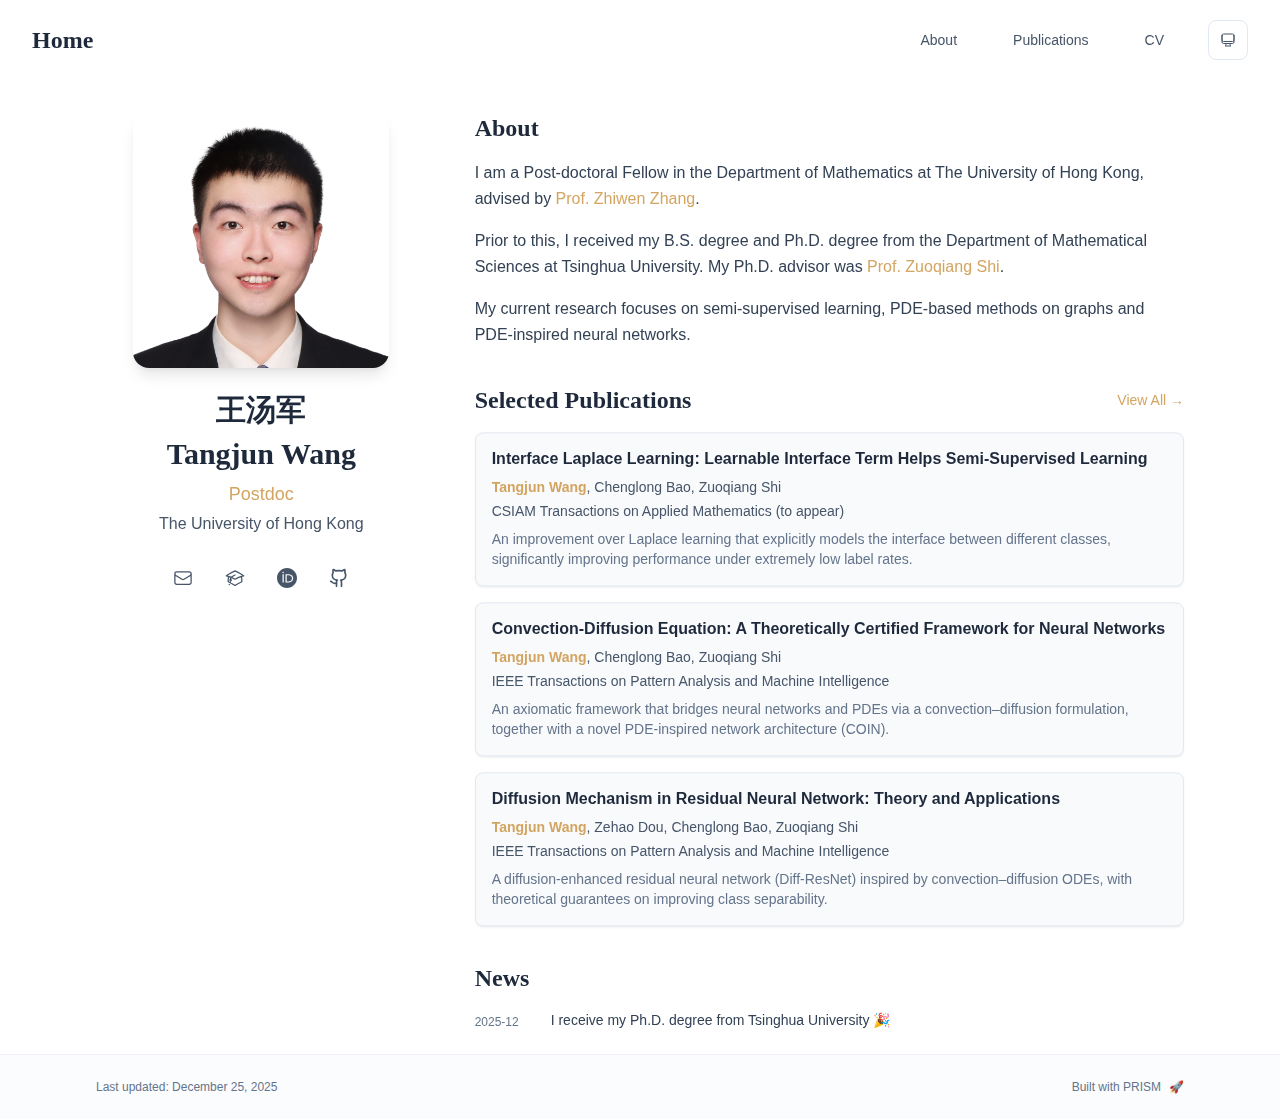
<file: index.html>
<!DOCTYPE html><html lang="en" class="scroll-smooth"><head><meta charSet="utf-8"/><meta name="viewport" content="width=device-width, initial-scale=1"/><link rel="preload" as="image" href="/bio.jpg"/><link rel="stylesheet" href="/_next/static/css/e37ef02b82c51c0f.css" data-precedence="next"/><link rel="preload" as="script" fetchPriority="low" href="/_next/static/chunks/webpack-af78f5c2c11af041.js"/><script src="/_next/static/chunks/4bd1b696-70b6d399998de86a.js" async=""></script><script src="/_next/static/chunks/684-5aaa8290a129f299.js" async=""></script><script src="/_next/static/chunks/main-app-ffae3a139aa194b6.js" async=""></script><script src="/_next/static/chunks/17-9c04c9413a9f9f1f.js" async=""></script><script src="/_next/static/chunks/874-6cc630662f3664af.js" async=""></script><script src="/_next/static/chunks/862-15038af301665bb3.js" async=""></script><script src="/_next/static/chunks/app/layout-f4e93297409b1939.js" async=""></script><script src="/_next/static/chunks/178-595a94b9af1e67b5.js" async=""></script><script src="/_next/static/chunks/748-c6ce9421b4982d57.js" async=""></script><script src="/_next/static/chunks/app/page-144aea71f7e1349d.js" async=""></script><link rel="icon" href="/favicon.svg" type="image/svg+xml"/><link rel="dns-prefetch" href="https://google-fonts.jialeliu.com"/><link rel="preconnect" href="https://google-fonts.jialeliu.com" crossorigin=""/><link rel="preload" as="style" href="https://google-fonts.jialeliu.com/css2?family=Inter:wght@300;400;500;600;700&amp;family=Crimson+Text:ital,wght@0,400;0,600;1,400&amp;display=swap"/><link rel="stylesheet" id="gfonts-css" href="https://google-fonts.jialeliu.com/css2?family=Inter:wght@300;400;500;600;700&amp;family=Crimson+Text:ital,wght@0,400;0,600;1,400&amp;display=swap" media="print"/><script>
              (function(){
                var l = document.getElementById('gfonts-css');
                if (!l) return;
                if (l.media !== 'all') {
                  l.addEventListener('load', function(){ try { l.media = 'all'; } catch(e){} });
                }
              })();
            </script><noscript><link rel="stylesheet" href="https://google-fonts.jialeliu.com/css2?family=Inter:wght@300;400;500;600;700&amp;family=Crimson+Text:ital,wght@0,400;0,600;1,400&amp;display=swap"/></noscript><script>
              try {
                const theme = localStorage.getItem('theme-storage');
                const parsed = theme ? JSON.parse(theme) : null;
                const setting = parsed?.state?.theme || 'system';
                const prefersDark = typeof window !== 'undefined' && window.matchMedia && window.matchMedia('(prefers-color-scheme: dark)').matches;
                const effective = setting === 'dark' ? 'dark' : (setting === 'light' ? 'light' : (prefersDark ? 'dark' : 'light'));
                var root = document.documentElement;
                root.classList.add(effective);
                root.setAttribute('data-theme', effective);
              } catch (e) {
                var root = document.documentElement;
                root.classList.add('light');
                root.setAttribute('data-theme', 'light');
              }
            </script><title>Tangjun Wang</title><meta name="description" content="Postdoc at the University of Hong Kong."/><meta name="author" content="Tangjun Wang"/><meta name="keywords" content="Tangjun Wang,PhD,Research,The University of Hong Kong"/><meta name="creator" content="Tangjun Wang"/><meta name="publisher" content="Tangjun Wang"/><meta property="og:title" content="Tangjun Wang"/><meta property="og:description" content="Postdoc at the University of Hong Kong."/><meta property="og:site_name" content="Tangjun Wang&#x27;s Academic Website"/><meta property="og:locale" content="en_US"/><meta property="og:type" content="website"/><meta name="twitter:card" content="summary"/><meta name="twitter:title" content="Tangjun Wang"/><meta name="twitter:description" content="Postdoc at the University of Hong Kong."/><link rel="icon" href="/favicon.svg"/><script>document.querySelectorAll('body link[rel="icon"], body link[rel="apple-touch-icon"]').forEach(el => document.head.appendChild(el))</script><script src="/_next/static/chunks/polyfills-42372ed130431b0a.js" noModule=""></script></head><body class="font-sans antialiased"><div style="visibility:hidden"><nav class="fixed top-0 left-0 right-0 z-50" data-headlessui-state=""><div class="transition-all duration-300 ease-out bg-transparent" style="transform:translateY(-100px)"><div class="max-w-7xl mx-auto px-4 sm:px-6 lg:px-8"><div class="flex justify-between items-center h-16 lg:h-20"><div class="flex-shrink-0" tabindex="0"><a class="text-xl lg:text-2xl font-serif font-semibold text-primary hover:text-accent transition-colors duration-200" href="/">Home</a></div><div class="hidden lg:block"><div class="ml-10 flex items-center space-x-8"><div class="flex items-baseline space-x-8"><a class="relative px-3 py-2 text-sm font-medium transition-all duration-200 rounded hover:bg-accent/10 hover:shadow-sm text-primary" href="/"><span class="relative z-10">About</span><div class="absolute inset-0 bg-accent/10 rounded-lg"></div></a><a class="relative px-3 py-2 text-sm font-medium transition-all duration-200 rounded hover:bg-accent/10 hover:shadow-sm text-neutral-600 hover:text-primary" href="/publications/"><span class="relative z-10">Publications</span></a><a class="relative px-3 py-2 text-sm font-medium transition-all duration-200 rounded hover:bg-accent/10 hover:shadow-sm text-neutral-600 hover:text-primary" href="/cv/"><span class="relative z-10">CV</span></a></div><div class="flex items-center justify-center w-10 h-10 rounded-lg border border-neutral-200 dark:border-[rgba(148,163,184,0.24)] bg-background dark:bg-neutral-800"><div class="w-4 h-4 rounded-full bg-neutral-300 animate-pulse"></div></div></div></div><div class="lg:hidden flex items-center space-x-2"><div class="flex items-center justify-center w-10 h-10 rounded-lg border border-neutral-200 dark:border-[rgba(148,163,184,0.24)] bg-background dark:bg-neutral-800"><div class="w-4 h-4 rounded-full bg-neutral-300 animate-pulse"></div></div><button class="inline-flex items-center justify-center p-2 rounded-md text-neutral-600 hover:text-primary hover:bg-neutral-100 dark:hover:bg-neutral-800 focus:outline-none focus:ring-2 focus:ring-inset focus:ring-accent transition-colors duration-200" id="headlessui-disclosure-button-«R5pdb»" type="button" aria-expanded="false" data-headlessui-state=""><span class="sr-only">Open main menu</span><div><svg xmlns="http://www.w3.org/2000/svg" fill="none" viewBox="0 0 24 24" stroke-width="1.5" stroke="currentColor" aria-hidden="true" data-slot="icon" class="block h-6 w-6"><path stroke-linecap="round" stroke-linejoin="round" d="M3.75 6.75h16.5M3.75 12h16.5m-16.5 5.25h16.5"></path></svg></div></button></div></div></div></div></nav><main class="min-h-screen pt-16 lg:pt-20"><div class="max-w-6xl mx-auto px-4 sm:px-6 lg:px-8 py-8 bg-background min-h-screen"><div class="grid grid-cols-1 lg:grid-cols-3 gap-12"><div class="lg:col-span-1"><div class="sticky top-8" style="opacity:0;transform:translateY(20px)"><div class="w-64 h-64 mx-auto mb-6 rounded-2xl overflow-hidden shadow-lg hover:shadow-xl transition-all duration-200 hover:scale-105"><img alt="Tangjun Wang" width="256" height="256" decoding="async" data-nimg="1" class="w-full h-full object-cover object-[32%_center]" style="color:transparent" src="/bio.jpg"/></div><div class="text-center mb-6"><h1 class="text-3xl font-serif font-bold text-primary mb-2">王汤军</h1><p class="text-3xl font-serif font-bold text-primary mb-2">Tangjun Wang</p><p class="text-lg text-accent font-medium mb-1">Postdoc</p><p class="text-neutral-600 mb-2">The University of Hong Kong</p></div><div class="flex flex-wrap justify-center gap-3 sm:gap-4 mb-6 relative px-2"><div class="relative"><button class="p-2 sm:p-2 transition-colors duration-200 text-neutral-600 dark:text-neutral-400 hover:text-accent" aria-label="Email"><svg xmlns="http://www.w3.org/2000/svg" fill="none" viewBox="0 0 24 24" stroke-width="1.5" stroke="currentColor" aria-hidden="true" data-slot="icon" class="h-5 w-5"><path stroke-linecap="round" stroke-linejoin="round" d="M21.75 6.75v10.5a2.25 2.25 0 0 1-2.25 2.25h-15a2.25 2.25 0 0 1-2.25-2.25V6.75m19.5 0A2.25 2.25 0 0 0 19.5 4.5h-15a2.25 2.25 0 0 0-2.25 2.25m19.5 0v.243a2.25 2.25 0 0 1-1.07 1.916l-7.5 4.615a2.25 2.25 0 0 1-2.36 0L3.32 8.91a2.25 2.25 0 0 1-1.07-1.916V6.75"></path></svg></button></div><a href="https://scholar.google.com/citations?user=AyS1Rx0AAAAJ" target="_blank" rel="noopener noreferrer" class="p-2 sm:p-2 text-neutral-600 dark:text-neutral-400 hover:text-accent transition-colors duration-200" aria-label="Google Scholar"><svg xmlns="http://www.w3.org/2000/svg" fill="none" viewBox="0 0 24 24" stroke-width="1.5" stroke="currentColor" aria-hidden="true" data-slot="icon" class="h-5 w-5"><path stroke-linecap="round" stroke-linejoin="round" d="M4.26 10.147a60.438 60.438 0 0 0-.491 6.347A48.62 48.62 0 0 1 12 20.904a48.62 48.62 0 0 1 8.232-4.41 60.46 60.46 0 0 0-.491-6.347m-15.482 0a50.636 50.636 0 0 0-2.658-.813A59.906 59.906 0 0 1 12 3.493a59.903 59.903 0 0 1 10.399 5.84c-.896.248-1.783.52-2.658.814m-15.482 0A50.717 50.717 0 0 1 12 13.489a50.702 50.702 0 0 1 7.74-3.342M6.75 15a.75.75 0 1 0 0-1.5.75.75 0 0 0 0 1.5Zm0 0v-3.675A55.378 55.378 0 0 1 12 8.443m-7.007 11.55A5.981 5.981 0 0 0 6.75 15.75v-1.5"></path></svg></a><a href="https://orcid.org/0000-0002-0550-9442" target="_blank" rel="noopener noreferrer" class="p-2 sm:p-2 text-neutral-600 dark:text-neutral-400 hover:text-accent transition-colors duration-200" aria-label="ORCID"><svg viewBox="0 0 24 24" fill="currentColor" class="h-5 w-5" xmlns="http://www.w3.org/2000/svg"><path d="M12 0C5.372 0 0 5.372 0 12s5.372 12 12 12 12-5.372 12-12S18.628 0 12 0zM7.369 4.378c.525 0 .947.431.947.947s-.422.947-.947.947a.95.95 0 0 1-.947-.947c0-.525.422-.947.947-.947zm-.722 3.038h1.444v10.041H6.647V7.416zm3.562 0h3.9c3.712 0 5.344 2.653 5.344 5.025 0 2.578-2.016 5.025-5.325 5.025h-3.919V7.416zm1.444 1.303v7.444h2.297c3.272 0 4.022-2.484 4.022-3.722 0-2.016-1.284-3.722-4.097-3.722h-2.222z"></path></svg></a><a href="https://github.com/shwangtangjun" target="_blank" rel="noopener noreferrer" class="p-2 sm:p-2 text-neutral-600 dark:text-neutral-400 hover:text-accent transition-colors duration-200" aria-label="GitHub"><svg xmlns="http://www.w3.org/2000/svg" width="24" height="24" viewBox="0 0 24 24" fill="none" stroke="currentColor" stroke-width="2" stroke-linecap="round" stroke-linejoin="round" class="lucide lucide-github h-5 w-5" aria-hidden="true"><path d="M15 22v-4a4.8 4.8 0 0 0-1-3.5c3 0 6-2 6-5.5.08-1.25-.27-2.48-1-3.5.28-1.15.28-2.35 0-3.5 0 0-1 0-3 1.5-2.64-.5-5.36-.5-8 0C6 2 5 2 5 2c-.3 1.15-.3 2.35 0 3.5A5.403 5.403 0 0 0 4 9c0 3.5 3 5.5 6 5.5-.39.49-.68 1.05-.85 1.65-.17.6-.22 1.23-.15 1.85v4"></path><path d="M9 18c-4.51 2-5-2-7-2"></path></svg></a></div></div></div><div class="lg:col-span-2 space-y-8"><section id="about" class="scroll-mt-24 space-y-8"><section style="opacity:0;transform:translateY(20px)"><h2 class="text-2xl font-serif font-bold text-primary mb-4">About</h2><div class="text-neutral-700 dark:text-neutral-600 leading-relaxed"><p class="mb-4 last:mb-0">I am a Post-doctoral Fellow in the Department of Mathematics at The University of Hong Kong, advised by <a href="https://hkumath.hku.hk/~zhangzw/" node="[object Object]" target="_blank" rel="noopener noreferrer" class="text-accent font-medium transition-all duration-200 rounded hover:bg-accent/10 hover:shadow-sm">Prof. Zhiwen Zhang</a>.</p>
<p class="mb-4 last:mb-0">Prior to this, I received my B.S. degree and Ph.D. degree from the Department of Mathematical Sciences at Tsinghua University. My Ph.D. advisor was <a href="https://shizqi.github.io/" node="[object Object]" target="_blank" rel="noopener noreferrer" class="text-accent font-medium transition-all duration-200 rounded hover:bg-accent/10 hover:shadow-sm">Prof. Zuoqiang Shi</a>.</p>
<p class="mb-4 last:mb-0">My current research focuses on semi-supervised learning, PDE-based methods on graphs and PDE-inspired neural networks.</p></div></section><section style="opacity:0;transform:translateY(20px)"><div class="flex items-center justify-between mb-4"><h2 class="text-2xl font-serif font-bold text-primary">Selected Publications</h2><a class="text-accent hover:text-accent-dark text-sm font-medium transition-all duration-200 rounded hover:bg-accent/10 hover:shadow-sm" href="/publications/">View All →</a></div><div class="space-y-4"><div class="bg-neutral-50 dark:bg-neutral-800 p-4 rounded-lg shadow-sm border border-neutral-200 dark:border-[rgba(148,163,184,0.24)] hover:shadow-lg transition-all duration-200 hover:scale-[1.02]" style="opacity:0;transform:translateY(20px)"><h3 class="font-semibold text-primary mb-2 leading-tight">Interface Laplace Learning: Learnable Interface Term Helps Semi-Supervised Learning</h3><p class="text-sm text-neutral-600 dark:text-neutral-500 mb-1"><span><span class="font-semibold text-accent ">Tangjun Wang</span>, </span><span><span class=" ">Chenglong Bao</span>, </span><span><span class=" ">Zuoqiang Shi</span></span></p><p class="text-sm text-neutral-600 dark:text-neutral-500 mb-2">CSIAM Transactions on Applied Mathematics (to appear)</p><p class="text-sm text-neutral-500 dark:text-neutral-500 line-clamp-2">An improvement over Laplace learning that explicitly models the interface between different classes, significantly improving performance under extremely low label rates.</p></div><div class="bg-neutral-50 dark:bg-neutral-800 p-4 rounded-lg shadow-sm border border-neutral-200 dark:border-[rgba(148,163,184,0.24)] hover:shadow-lg transition-all duration-200 hover:scale-[1.02]" style="opacity:0;transform:translateY(20px)"><h3 class="font-semibold text-primary mb-2 leading-tight">Convection-Diffusion Equation: A Theoretically Certified Framework for Neural Networks</h3><p class="text-sm text-neutral-600 dark:text-neutral-500 mb-1"><span><span class="font-semibold text-accent ">Tangjun Wang</span>, </span><span><span class=" ">Chenglong Bao</span>, </span><span><span class=" ">Zuoqiang Shi</span></span></p><p class="text-sm text-neutral-600 dark:text-neutral-500 mb-2">IEEE Transactions on Pattern Analysis and Machine Intelligence</p><p class="text-sm text-neutral-500 dark:text-neutral-500 line-clamp-2">An axiomatic framework that bridges neural networks and PDEs via a convection–diffusion formulation, together with a novel PDE-inspired network architecture (COIN).</p></div><div class="bg-neutral-50 dark:bg-neutral-800 p-4 rounded-lg shadow-sm border border-neutral-200 dark:border-[rgba(148,163,184,0.24)] hover:shadow-lg transition-all duration-200 hover:scale-[1.02]" style="opacity:0;transform:translateY(20px)"><h3 class="font-semibold text-primary mb-2 leading-tight">Diffusion Mechanism in Residual Neural Network: Theory and Applications</h3><p class="text-sm text-neutral-600 dark:text-neutral-500 mb-1"><span><span class="font-semibold text-accent ">Tangjun Wang</span>, </span><span><span class=" ">Zehao Dou</span>, </span><span><span class=" ">Chenglong Bao</span>, </span><span><span class=" ">Zuoqiang Shi</span></span></p><p class="text-sm text-neutral-600 dark:text-neutral-500 mb-2">IEEE Transactions on Pattern Analysis and Machine Intelligence</p><p class="text-sm text-neutral-500 dark:text-neutral-500 line-clamp-2">A diffusion-enhanced residual neural network (Diff-ResNet) inspired by convection–diffusion ODEs, with theoretical guarantees on improving class separability.</p></div></div></section><section style="opacity:0;transform:translateY(20px)"><h2 class="text-2xl font-serif font-bold text-primary mb-4">News</h2><div class="space-y-3"><div class="flex items-start space-x-3"><span class="text-xs text-neutral-500 mt-1 w-16 flex-shrink-0">2025-12</span><p class="text-sm text-neutral-700">I receive my Ph.D. degree from Tsinghua University 🎉</p></div></div></section></section></div></div></div><!--$--><!--/$--><!--$--><!--/$--></main><footer class="border-t border-neutral-200/50 bg-neutral-50/50 dark:bg-neutral-900/50 dark:border-neutral-700/50"><div class="max-w-6xl mx-auto px-4 sm:px-6 lg:px-8 py-6"><div class="flex flex-col sm:flex-row justify-between items-center gap-2"><p class="text-xs text-neutral-500">Last updated: <!-- -->December 25, 2025</p><p class="text-xs text-neutral-500 flex items-center"><a href="https://github.com/xyjoey/PRISM" target="_blank" rel="noopener noreferrer">Built with PRISM</a><span class="ml-2">🚀</span></p></div></div></footer></div><script src="/_next/static/chunks/webpack-af78f5c2c11af041.js" async=""></script><script>(self.__next_f=self.__next_f||[]).push([0])</script><script>self.__next_f.push([1,"1:\"$Sreact.fragment\"\n2:I[3719,[\"17\",\"static/chunks/17-9c04c9413a9f9f1f.js\",\"874\",\"static/chunks/874-6cc630662f3664af.js\",\"862\",\"static/chunks/862-15038af301665bb3.js\",\"177\",\"static/chunks/app/layout-f4e93297409b1939.js\"],\"ThemeProvider\"]\n3:I[768,[\"17\",\"static/chunks/17-9c04c9413a9f9f1f.js\",\"874\",\"static/chunks/874-6cc630662f3664af.js\",\"862\",\"static/chunks/862-15038af301665bb3.js\",\"177\",\"static/chunks/app/layout-f4e93297409b1939.js\"],\"default\"]\n4:I[7555,[],\"\"]\n5:I[1295,[],\"\"]\n6:I[2548,[\"17\",\"static/chunks/17-9c04c9413a9f9f1f.js\",\"874\",\"static/chunks/874-6cc630662f3664af.js\",\"862\",\"static/chunks/862-15038af301665bb3.js\",\"177\",\"static/chunks/app/layout-f4e93297409b1939.js\"],\"default\"]\n7:I[7437,[\"17\",\"static/chunks/17-9c04c9413a9f9f1f.js\",\"178\",\"static/chunks/178-595a94b9af1e67b5.js\",\"874\",\"static/chunks/874-6cc630662f3664af.js\",\"748\",\"static/chunks/748-c6ce9421b4982d57.js\",\"974\",\"static/chunks/app/page-144aea71f7e1349d.js\"],\"default\"]\n8:I[9507,[\"17\",\"static/chunks/17-9c04c9413a9f9f1f.js\",\"178\",\"static/chunks/178-595a94b9af1e67b5.js\",\"874\",\"static/chunks/874-6cc630662f3664af.js\",\"748\",\"static/chunks/748-c6ce9421b4982d57.js\",\"974\",\"static/chunks/app/page-144aea71f7e1349d.js\"],\"default\"]\n9:I[5218,[\"17\",\"static/chunks/17-9c04c9413a9f9f1f.js\",\"178\",\"static/chunks/178-595a94b9af1e67b5.js\",\"874\",\"static/chunks/874-6cc630662f3664af.js\",\"748\",\"static/chunks/748-c6ce9421b4982d57.js\",\"974\",\"static/chunks/app/page-144aea71f7e1349d.js\"],\"default\"]\nc:I[1990,[\"17\",\"static/chunks/17-9c04c9413a9f9f1f.js\",\"178\",\"static/chunks/178-595a94b9af1e67b5.js\",\"874\",\"static/chunks/874-6cc630662f3664af.js\",\"748\",\"static/chunks/748-c6ce9421b4982d57.js\",\"974\",\"static/chunks/app/page-144aea71f7e1349d.js\"],\"default\"]\nd:I[9665,[],\"MetadataBoundary\"]\nf:I[9665,[],\"OutletBoundary\"]\n12:I[4911,[],\"AsyncMetadataOutlet\"]\n14:I[9665,[],\"ViewportBoundary\"]\n16:I[6614,[],\"\"]\n:HL[\"/_next/static/css/e37ef02b82c51c0f.css\",\"style\"]\na:T4c8,Differential equations have demonstrated intrinsic connections to network structures, linking discrete network layers through co"])</script><script>self.__next_f.push([1,"ntinuous equations. Most existing approaches focus on the interaction between ordinary differential equations (ODEs) and feature transformations, primarily working on input signals. In this paper, we study the partial differential equation (PDE) model of neural networks, viewing the neural network as a functional operating on a base model provided by the last layer of the classifier. Inspired by scale-space theory, we theoretically prove that this mapping can be formulated by a convection-diffusion equation, under interpretable and intuitive assumptions from both neural network and PDE perspectives. This theoretically certified framework covers various existing network structures and training techniques, offering a mathematical foundation and new insights into neural networks. Moreover, based on the convection-diffusion equation model, we design a new network structure that incorporates a diffusion mechanism into the network architecture from a PDE perspective. Extensive experiments on benchmark datasets and real-world applications confirm the effectiveness of the proposed model.b:T4b3,Diffusion, a fundamental internal mechanism emerging in many physical processes, describes the interaction among different objects. In many learning tasks with limited training samples, the diffusion connects the labeled and unlabeled data points and is a critical component for achieving high classification accuracy. Many existing deep learning approaches directly impose the fusion loss when training neural networks. In this work, inspired by the convection-diffusion ordinary differential equations (ODEs), we propose a novel diffusion residual network (Diff-ResNet), internally introduces diffusion into the architectures of neural networks. Under the structured data assumption, it is proved that the proposed diffusion block can increase the distance-diameter ratio that improves the separability of inter-class points and reduces the distance among local intra-class points. Moreover, this property can be easily adopted by the residual"])</script><script>self.__next_f.push([1," networks for constructing the separable hyperplanes. Extensive experiments of synthetic binary classification, semi-supervised graph node classification and few-shot image classification in various datasets validate the effectiveness of the proposed method."])</script><script>self.__next_f.push([1,"0:{\"P\":null,\"b\":\"3D7DdOVzk_ImgM2QPHNtr\",\"p\":\"\",\"c\":[\"\",\"\"],\"i\":false,\"f\":[[[\"\",{\"children\":[\"__PAGE__\",{}]},\"$undefined\",\"$undefined\",true],[\"\",[\"$\",\"$1\",\"c\",{\"children\":[[[\"$\",\"link\",\"0\",{\"rel\":\"stylesheet\",\"href\":\"/_next/static/css/e37ef02b82c51c0f.css\",\"precedence\":\"next\",\"crossOrigin\":\"$undefined\",\"nonce\":\"$undefined\"}]],[\"$\",\"html\",null,{\"lang\":\"en\",\"className\":\"scroll-smooth\",\"suppressHydrationWarning\":true,\"children\":[[\"$\",\"head\",null,{\"children\":[[\"$\",\"link\",null,{\"rel\":\"icon\",\"href\":\"/favicon.svg\",\"type\":\"image/svg+xml\"}],[\"$\",\"link\",null,{\"rel\":\"dns-prefetch\",\"href\":\"https://google-fonts.jialeliu.com\"}],[\"$\",\"link\",null,{\"rel\":\"preconnect\",\"href\":\"https://google-fonts.jialeliu.com\",\"crossOrigin\":\"\"}],[\"$\",\"link\",null,{\"rel\":\"preload\",\"as\":\"style\",\"href\":\"https://google-fonts.jialeliu.com/css2?family=Inter:wght@300;400;500;600;700\u0026family=Crimson+Text:ital,wght@0,400;0,600;1,400\u0026display=swap\"}],[\"$\",\"link\",null,{\"rel\":\"stylesheet\",\"id\":\"gfonts-css\",\"href\":\"https://google-fonts.jialeliu.com/css2?family=Inter:wght@300;400;500;600;700\u0026family=Crimson+Text:ital,wght@0,400;0,600;1,400\u0026display=swap\",\"media\":\"print\"}],[\"$\",\"script\",null,{\"dangerouslySetInnerHTML\":{\"__html\":\"\\n              (function(){\\n                var l = document.getElementById('gfonts-css');\\n                if (!l) return;\\n                if (l.media !== 'all') {\\n                  l.addEventListener('load', function(){ try { l.media = 'all'; } catch(e){} });\\n                }\\n              })();\\n            \"}}],[\"$\",\"noscript\",null,{\"children\":[\"$\",\"link\",null,{\"rel\":\"stylesheet\",\"href\":\"https://google-fonts.jialeliu.com/css2?family=Inter:wght@300;400;500;600;700\u0026family=Crimson+Text:ital,wght@0,400;0,600;1,400\u0026display=swap\"}]}],[\"$\",\"script\",null,{\"dangerouslySetInnerHTML\":{\"__html\":\"\\n              try {\\n                const theme = localStorage.getItem('theme-storage');\\n                const parsed = theme ? JSON.parse(theme) : null;\\n                const setting = parsed?.state?.theme || 'system';\\n                const prefersDark = typeof window !== 'undefined' \u0026\u0026 window.matchMedia \u0026\u0026 window.matchMedia('(prefers-color-scheme: dark)').matches;\\n                const effective = setting === 'dark' ? 'dark' : (setting === 'light' ? 'light' : (prefersDark ? 'dark' : 'light'));\\n                var root = document.documentElement;\\n                root.classList.add(effective);\\n                root.setAttribute('data-theme', effective);\\n              } catch (e) {\\n                var root = document.documentElement;\\n                root.classList.add('light');\\n                root.setAttribute('data-theme', 'light');\\n              }\\n            \"}}]]}],[\"$\",\"body\",null,{\"className\":\"font-sans antialiased\",\"children\":[\"$\",\"$L2\",null,{\"children\":[[\"$\",\"$L3\",null,{\"items\":[{\"title\":\"About\",\"type\":\"page\",\"target\":\"about\",\"href\":\"/\"},{\"title\":\"Publications\",\"type\":\"page\",\"target\":\"publications\",\"href\":\"/publications\"},{\"title\":\"CV\",\"type\":\"page\",\"target\":\"cv\",\"href\":\"/cv\"}],\"siteTitle\":\"Home\",\"enableOnePageMode\":false}],[\"$\",\"main\",null,{\"className\":\"min-h-screen pt-16 lg:pt-20\",\"children\":[\"$\",\"$L4\",null,{\"parallelRouterKey\":\"children\",\"error\":\"$undefined\",\"errorStyles\":\"$undefined\",\"errorScripts\":\"$undefined\",\"template\":[\"$\",\"$L5\",null,{}],\"templateStyles\":\"$undefined\",\"templateScripts\":\"$undefined\",\"notFound\":[[[\"$\",\"title\",null,{\"children\":\"404: This page could not be found.\"}],[\"$\",\"div\",null,{\"style\":{\"fontFamily\":\"system-ui,\\\"Segoe UI\\\",Roboto,Helvetica,Arial,sans-serif,\\\"Apple Color Emoji\\\",\\\"Segoe UI Emoji\\\"\",\"height\":\"100vh\",\"textAlign\":\"center\",\"display\":\"flex\",\"flexDirection\":\"column\",\"alignItems\":\"center\",\"justifyContent\":\"center\"},\"children\":[\"$\",\"div\",null,{\"children\":[[\"$\",\"style\",null,{\"dangerouslySetInnerHTML\":{\"__html\":\"body{color:#000;background:#fff;margin:0}.next-error-h1{border-right:1px solid rgba(0,0,0,.3)}@media (prefers-color-scheme:dark){body{color:#fff;background:#000}.next-error-h1{border-right:1px solid rgba(255,255,255,.3)}}\"}}],[\"$\",\"h1\",null,{\"className\":\"next-error-h1\",\"style\":{\"display\":\"inline-block\",\"margin\":\"0 20px 0 0\",\"padding\":\"0 23px 0 0\",\"fontSize\":24,\"fontWeight\":500,\"verticalAlign\":\"top\",\"lineHeight\":\"49px\"},\"children\":404}],[\"$\",\"div\",null,{\"style\":{\"display\":\"inline-block\"},\"children\":[\"$\",\"h2\",null,{\"style\":{\"fontSize\":14,\"fontWeight\":400,\"lineHeight\":\"49px\",\"margin\":0},\"children\":\"This page could not be found.\"}]}]]}]}]],[]],\"forbidden\":\"$undefined\",\"unauthorized\":\"$undefined\"}]}],[\"$\",\"$L6\",null,{\"lastUpdated\":\"December 25, 2025\"}]]}]}]]}]]}],{\"children\":[\"__PAGE__\",[\"$\",\"$1\",\"c\",{\"children\":[[\"$\",\"div\",null,{\"className\":\"max-w-6xl mx-auto px-4 sm:px-6 lg:px-8 py-8 bg-background min-h-screen\",\"children\":[\"$\",\"div\",null,{\"className\":\"grid grid-cols-1 lg:grid-cols-3 gap-12\",\"children\":[[\"$\",\"div\",null,{\"className\":\"lg:col-span-1\",\"children\":[\"$\",\"$L7\",null,{\"author\":{\"name\":\"Tangjun Wang\",\"chinesename\":\"王汤军\",\"title\":\"Postdoc\",\"institution\":\"The University of Hong Kong\",\"avatar\":\"/bio.jpg\"},\"social\":{\"email\":\"wangtj@hku.hk\",\"google_scholar\":\"https://scholar.google.com/citations?user=AyS1Rx0AAAAJ\",\"orcid\":\"https://orcid.org/0000-0002-0550-9442\",\"github\":\"https://github.com/shwangtangjun\"},\"features\":{\"enable_likes\":false,\"enable_one_page_mode\":false},\"researchInterests\":[]}]}],[\"$\",\"div\",null,{\"className\":\"lg:col-span-2 space-y-8\",\"children\":[[\"$\",\"section\",\"about\",{\"id\":\"about\",\"className\":\"scroll-mt-24 space-y-8\",\"children\":[[[\"$\",\"$L8\",\"about\",{\"content\":\"I am a Post-doctoral Fellow in the Department of Mathematics at The University of Hong Kong, advised by [Prof. Zhiwen Zhang](https://hkumath.hku.hk/~zhangzw/).\\r\\n\\r\\nPrior to this, I received my B.S. degree and Ph.D. degree from the Department of Mathematical Sciences at Tsinghua University. My Ph.D. advisor was [Prof. Zuoqiang Shi](https://shizqi.github.io/).\\r\\n\\r\\nMy current research focuses on semi-supervised learning, PDE-based methods on graphs and PDE-inspired neural networks.\\r\\n\",\"title\":\"About\"}],[\"$\",\"$L9\",\"featured_publications\",{\"publications\":[{\"id\":\"wang2025interface\",\"title\":\"Interface Laplace Learning: Learnable Interface Term Helps Semi-Supervised Learning\",\"authors\":[{\"name\":\"Tangjun Wang\",\"isHighlighted\":true,\"isCorresponding\":false,\"isCoAuthor\":false},{\"name\":\"Chenglong Bao\",\"isHighlighted\":false,\"isCorresponding\":false,\"isCoAuthor\":false},{\"name\":\"Zuoqiang Shi\",\"isHighlighted\":false,\"isCorresponding\":false,\"isCoAuthor\":false}],\"year\":2025,\"month\":\"12\",\"type\":\"journal\",\"journal\":\"CSIAM Transactions on Applied Mathematics (to appear)\",\"conference\":\"\",\"doi\":\"10.4208/csiam-am.SO-2024-0064\",\"url\":\"https://arxiv.org/abs/2408.05419\",\"code\":\"https://github.com/shwangtangjun/Inter-Laplace\",\"abstract\":\"We introduce a novel framework, called Interface Laplace Learning, for graph-based semi-supervised learning. Motivated by the observation that an interface should exist between different classes where the function value is non-smooth, we propose a Laplace learning model that incorporates an interface term. This model challenges the long-standing assumption that functions are smooth at all unlabeled points. In the proposed approach, we add an interface term to the Laplace learning model at the interface positions. We provide a practical algorithm to approximate the interface positions using k-hop neighborhood indices, and to learn the interface term from labeled data without artificial design. Our method is efficient and effective, and we present extensive experiments demonstrating that Interface Laplace Learning achieves better performance than other recent semi-supervised learning approaches at extremely low label rates on the MNIST, FashionMNIST, and CIFAR-10 datasets.\",\"description\":\"An improvement over Laplace learning that explicitly models the interface between different classes, significantly improving performance under extremely low label rates.\",\"selected\":true,\"preview\":\"inter_laplace.png\",\"bibtex\":\"@article{wang2025interface,\\n  title = {Interface Laplace Learning: Learnable Interface Term Helps Semi-Supervised Learning},\\n  author = {Tangjun Wang and Chenglong Bao and Zuoqiang Shi},\\n  journal = {CSIAM Transactions on Applied Mathematics (to appear)},\\n  year = {2025},\\n  doi = {10.4208/csiam-am.SO-2024-0064}\\n}\"},{\"id\":\"wang2025convection\",\"title\":\"Convection-Diffusion Equation: A Theoretically Certified Framework for Neural Networks\",\"authors\":[{\"name\":\"Tangjun Wang\",\"isHighlighted\":true,\"isCorresponding\":false,\"isCoAuthor\":false},{\"name\":\"Chenglong Bao\",\"isHighlighted\":false,\"isCorresponding\":false,\"isCoAuthor\":false},{\"name\":\"Zuoqiang Shi\",\"isHighlighted\":false,\"isCorresponding\":false,\"isCoAuthor\":false}],\"year\":2025,\"month\":\"4\",\"type\":\"journal\",\"journal\":\"IEEE Transactions on Pattern Analysis and Machine Intelligence\",\"conference\":\"\",\"volume\":\"47\",\"issue\":\"5\",\"pages\":\"4170--4182\",\"doi\":\"10.1109/TPAMI.2025.3540310\",\"url\":\"https://arxiv.org/abs/2403.15726\",\"code\":\"https://github.com/shwangtangjun/COIN\",\"abstract\":\"$a\",\"description\":\"An axiomatic framework that bridges neural networks and PDEs via a convection–diffusion formulation, together with a novel PDE-inspired network architecture (COIN).\",\"selected\":true,\"preview\":\"coin.png\",\"bibtex\":\"@article{wang2025convection,\\n  title = {Convection-Diffusion Equation: A Theoretically Certified Framework for Neural Networks},\\n  author = {Tangjun Wang and Chenglong Bao and Zuoqiang Shi},\\n  journal = {IEEE Transactions on Pattern Analysis and Machine Intelligence},\\n  year = {2025},\\n  volume = {47},\\n  number = {5},\\n  pages = {4170--4182},\\n  doi = {10.1109/TPAMI.2025.3540310}\\n}\"},{\"id\":\"wang2024diffusion\",\"title\":\"Diffusion Mechanism in Residual Neural Network: Theory and Applications\",\"authors\":[{\"name\":\"Tangjun Wang\",\"isHighlighted\":true,\"isCorresponding\":false,\"isCoAuthor\":false},{\"name\":\"Zehao Dou\",\"isHighlighted\":false,\"isCorresponding\":false,\"isCoAuthor\":false},{\"name\":\"Chenglong Bao\",\"isHighlighted\":false,\"isCorresponding\":false,\"isCoAuthor\":false},{\"name\":\"Zuoqiang Shi\",\"isHighlighted\":false,\"isCorresponding\":false,\"isCoAuthor\":false}],\"year\":2024,\"month\":\"1\",\"type\":\"journal\",\"journal\":\"IEEE Transactions on Pattern Analysis and Machine Intelligence\",\"conference\":\"\",\"volume\":\"46\",\"issue\":\"2\",\"pages\":\"667--680\",\"doi\":\"10.1109/TPAMI.2023.3272341\",\"url\":\"https://arxiv.org/abs/2105.03155\",\"code\":\"https://github.com/shwangtangjun/Diff-ResNet\",\"abstract\":\"$b\",\"description\":\"A diffusion-enhanced residual neural network (Diff-ResNet) inspired by convection–diffusion ODEs, with theoretical guarantees on improving class separability.\",\"selected\":true,\"preview\":\"diff_resnet.png\",\"bibtex\":\"@article{wang2024diffusion,\\n  title = {Diffusion Mechanism in Residual Neural Network: Theory and Applications},\\n  author = {Tangjun Wang and Zehao Dou and Chenglong Bao and Zuoqiang Shi},\\n  journal = {IEEE Transactions on Pattern Analysis and Machine Intelligence},\\n  year = {2024},\\n  volume = {46},\\n  number = {2},\\n  pages = {667--680},\\n  doi = {10.1109/TPAMI.2023.3272341}\\n}\"}],\"title\":\"Selected Publications\",\"enableOnePageMode\":false}],[\"$\",\"$Lc\",\"news\",{\"items\":[{\"date\":\"2025-12\",\"content\":\"I receive my Ph.D. degree from Tsinghua University 🎉\"}],\"title\":\"News\"}]],false,false,false]}]]}]]}]}],[\"$\",\"$Ld\",null,{\"children\":\"$Le\"}],null,[\"$\",\"$Lf\",null,{\"children\":[\"$L10\",\"$L11\",[\"$\",\"$L12\",null,{\"promise\":\"$@13\"}]]}]]}],{},null,false]},null,false],[\"$\",\"$1\",\"h\",{\"children\":[null,[\"$\",\"$1\",\"gjWl7LrMj0gCbYxssFdyj\",{\"children\":[[\"$\",\"$L14\",null,{\"children\":\"$L15\"}],null]}],null]}],false]],\"m\":\"$undefined\",\"G\":[\"$16\",\"$undefined\"],\"s\":false,\"S\":true}\n"])</script><script>self.__next_f.push([1,"17:\"$Sreact.suspense\"\n18:I[4911,[],\"AsyncMetadata\"]\ne:[\"$\",\"$17\",null,{\"fallback\":null,\"children\":[\"$\",\"$L18\",null,{\"promise\":\"$@19\"}]}]\n"])</script><script>self.__next_f.push([1,"11:null\n"])</script><script>self.__next_f.push([1,"15:[[\"$\",\"meta\",\"0\",{\"charSet\":\"utf-8\"}],[\"$\",\"meta\",\"1\",{\"name\":\"viewport\",\"content\":\"width=device-width, initial-scale=1\"}]]\n10:null\n"])</script><script>self.__next_f.push([1,"19:{\"metadata\":[[\"$\",\"title\",\"0\",{\"children\":\"Tangjun Wang\"}],[\"$\",\"meta\",\"1\",{\"name\":\"description\",\"content\":\"Postdoc at the University of Hong Kong.\"}],[\"$\",\"meta\",\"2\",{\"name\":\"author\",\"content\":\"Tangjun Wang\"}],[\"$\",\"meta\",\"3\",{\"name\":\"keywords\",\"content\":\"Tangjun Wang,PhD,Research,The University of Hong Kong\"}],[\"$\",\"meta\",\"4\",{\"name\":\"creator\",\"content\":\"Tangjun Wang\"}],[\"$\",\"meta\",\"5\",{\"name\":\"publisher\",\"content\":\"Tangjun Wang\"}],[\"$\",\"meta\",\"6\",{\"property\":\"og:title\",\"content\":\"Tangjun Wang\"}],[\"$\",\"meta\",\"7\",{\"property\":\"og:description\",\"content\":\"Postdoc at the University of Hong Kong.\"}],[\"$\",\"meta\",\"8\",{\"property\":\"og:site_name\",\"content\":\"Tangjun Wang's Academic Website\"}],[\"$\",\"meta\",\"9\",{\"property\":\"og:locale\",\"content\":\"en_US\"}],[\"$\",\"meta\",\"10\",{\"property\":\"og:type\",\"content\":\"website\"}],[\"$\",\"meta\",\"11\",{\"name\":\"twitter:card\",\"content\":\"summary\"}],[\"$\",\"meta\",\"12\",{\"name\":\"twitter:title\",\"content\":\"Tangjun Wang\"}],[\"$\",\"meta\",\"13\",{\"name\":\"twitter:description\",\"content\":\"Postdoc at the University of Hong Kong.\"}],[\"$\",\"link\",\"14\",{\"rel\":\"icon\",\"href\":\"/favicon.svg\"}]],\"error\":null,\"digest\":\"$undefined\"}\n13:{\"metadata\":\"$19:metadata\",\"error\":null,\"digest\":\"$undefined\"}\n"])</script></body></html>
</file>
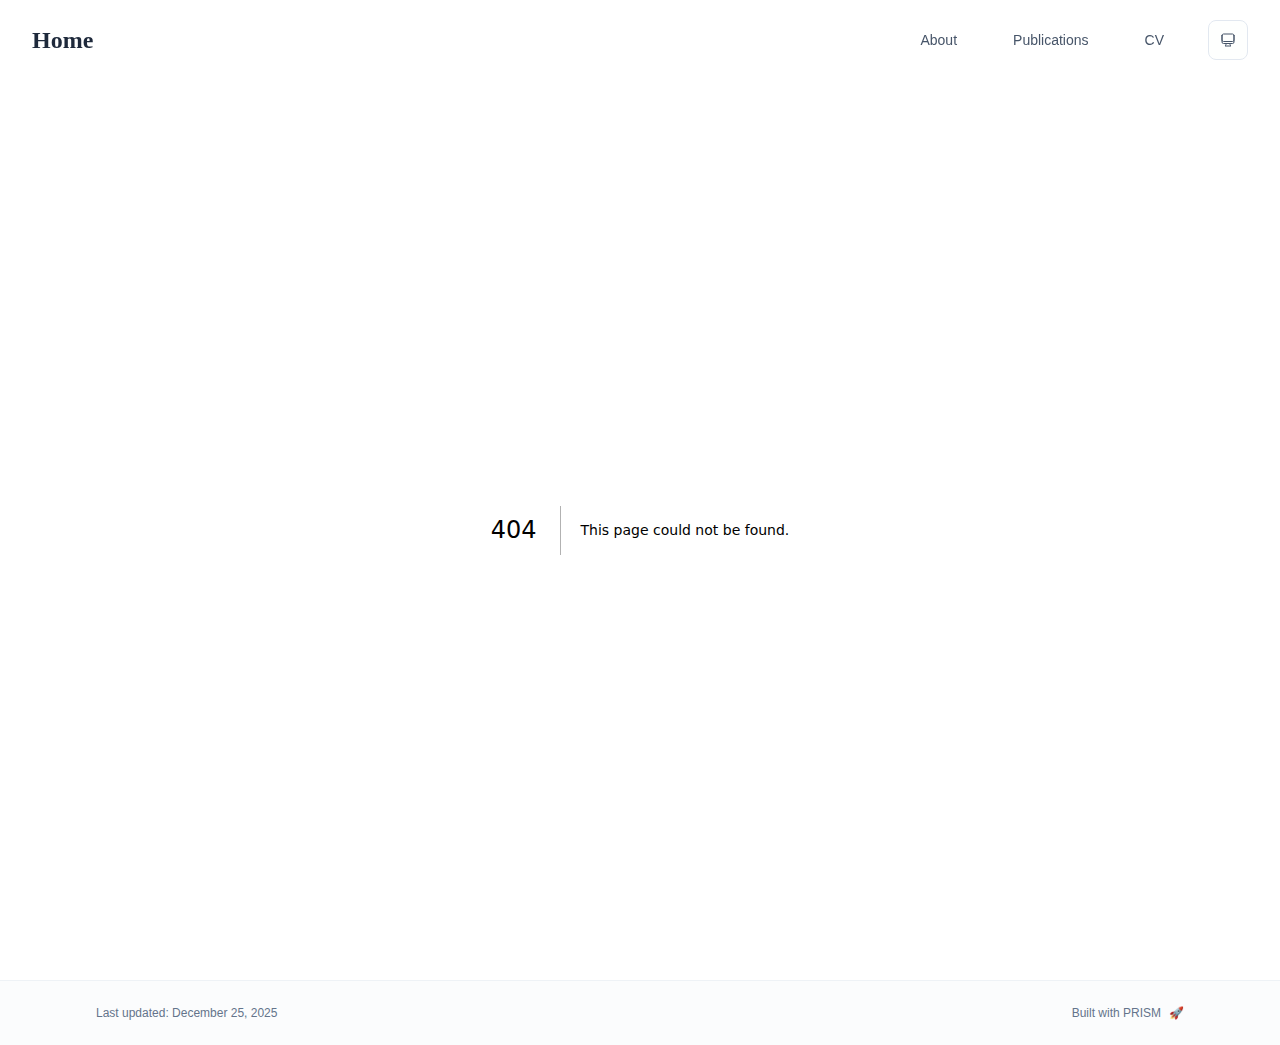
<file: 404/index.html>
<!DOCTYPE html><html lang="en" class="scroll-smooth"><head><meta charSet="utf-8"/><meta name="viewport" content="width=device-width, initial-scale=1"/><link rel="stylesheet" href="/_next/static/css/e37ef02b82c51c0f.css" data-precedence="next"/><link rel="preload" as="script" fetchPriority="low" href="/_next/static/chunks/webpack-af78f5c2c11af041.js"/><script src="/_next/static/chunks/4bd1b696-70b6d399998de86a.js" async=""></script><script src="/_next/static/chunks/684-5aaa8290a129f299.js" async=""></script><script src="/_next/static/chunks/main-app-ffae3a139aa194b6.js" async=""></script><script src="/_next/static/chunks/17-9c04c9413a9f9f1f.js" async=""></script><script src="/_next/static/chunks/874-6cc630662f3664af.js" async=""></script><script src="/_next/static/chunks/862-15038af301665bb3.js" async=""></script><script src="/_next/static/chunks/app/layout-f4e93297409b1939.js" async=""></script><meta name="robots" content="noindex"/><title>404: This page could not be found.</title><link rel="icon" href="/favicon.svg" type="image/svg+xml"/><link rel="dns-prefetch" href="https://google-fonts.jialeliu.com"/><link rel="preconnect" href="https://google-fonts.jialeliu.com" crossorigin=""/><link rel="preload" as="style" href="https://google-fonts.jialeliu.com/css2?family=Inter:wght@300;400;500;600;700&amp;family=Crimson+Text:ital,wght@0,400;0,600;1,400&amp;display=swap"/><link rel="stylesheet" id="gfonts-css" href="https://google-fonts.jialeliu.com/css2?family=Inter:wght@300;400;500;600;700&amp;family=Crimson+Text:ital,wght@0,400;0,600;1,400&amp;display=swap" media="print"/><script>
              (function(){
                var l = document.getElementById('gfonts-css');
                if (!l) return;
                if (l.media !== 'all') {
                  l.addEventListener('load', function(){ try { l.media = 'all'; } catch(e){} });
                }
              })();
            </script><noscript><link rel="stylesheet" href="https://google-fonts.jialeliu.com/css2?family=Inter:wght@300;400;500;600;700&amp;family=Crimson+Text:ital,wght@0,400;0,600;1,400&amp;display=swap"/></noscript><script>
              try {
                const theme = localStorage.getItem('theme-storage');
                const parsed = theme ? JSON.parse(theme) : null;
                const setting = parsed?.state?.theme || 'system';
                const prefersDark = typeof window !== 'undefined' && window.matchMedia && window.matchMedia('(prefers-color-scheme: dark)').matches;
                const effective = setting === 'dark' ? 'dark' : (setting === 'light' ? 'light' : (prefersDark ? 'dark' : 'light'));
                var root = document.documentElement;
                root.classList.add(effective);
                root.setAttribute('data-theme', effective);
              } catch (e) {
                var root = document.documentElement;
                root.classList.add('light');
                root.setAttribute('data-theme', 'light');
              }
            </script><title>Tangjun Wang</title><meta name="description" content="Postdoc at the University of Hong Kong."/><meta name="author" content="Tangjun Wang"/><meta name="keywords" content="Tangjun Wang,PhD,Research,The University of Hong Kong"/><meta name="creator" content="Tangjun Wang"/><meta name="publisher" content="Tangjun Wang"/><meta property="og:title" content="Tangjun Wang"/><meta property="og:description" content="Postdoc at the University of Hong Kong."/><meta property="og:site_name" content="Tangjun Wang&#x27;s Academic Website"/><meta property="og:locale" content="en_US"/><meta property="og:type" content="website"/><meta name="twitter:card" content="summary"/><meta name="twitter:title" content="Tangjun Wang"/><meta name="twitter:description" content="Postdoc at the University of Hong Kong."/><link rel="icon" href="/favicon.svg"/><script>document.querySelectorAll('body link[rel="icon"], body link[rel="apple-touch-icon"]').forEach(el => document.head.appendChild(el))</script><script src="/_next/static/chunks/polyfills-42372ed130431b0a.js" noModule=""></script></head><body class="font-sans antialiased"><div style="visibility:hidden"><nav class="fixed top-0 left-0 right-0 z-50" data-headlessui-state=""><div class="transition-all duration-300 ease-out bg-transparent" style="transform:translateY(-100px)"><div class="max-w-7xl mx-auto px-4 sm:px-6 lg:px-8"><div class="flex justify-between items-center h-16 lg:h-20"><div class="flex-shrink-0" tabindex="0"><a class="text-xl lg:text-2xl font-serif font-semibold text-primary hover:text-accent transition-colors duration-200" href="/">Home</a></div><div class="hidden lg:block"><div class="ml-10 flex items-center space-x-8"><div class="flex items-baseline space-x-8"><a class="relative px-3 py-2 text-sm font-medium transition-all duration-200 rounded hover:bg-accent/10 hover:shadow-sm text-neutral-600 hover:text-primary" href="/"><span class="relative z-10">About</span></a><a class="relative px-3 py-2 text-sm font-medium transition-all duration-200 rounded hover:bg-accent/10 hover:shadow-sm text-neutral-600 hover:text-primary" href="/publications/"><span class="relative z-10">Publications</span></a><a class="relative px-3 py-2 text-sm font-medium transition-all duration-200 rounded hover:bg-accent/10 hover:shadow-sm text-neutral-600 hover:text-primary" href="/cv/"><span class="relative z-10">CV</span></a></div><div class="flex items-center justify-center w-10 h-10 rounded-lg border border-neutral-200 dark:border-[rgba(148,163,184,0.24)] bg-background dark:bg-neutral-800"><div class="w-4 h-4 rounded-full bg-neutral-300 animate-pulse"></div></div></div></div><div class="lg:hidden flex items-center space-x-2"><div class="flex items-center justify-center w-10 h-10 rounded-lg border border-neutral-200 dark:border-[rgba(148,163,184,0.24)] bg-background dark:bg-neutral-800"><div class="w-4 h-4 rounded-full bg-neutral-300 animate-pulse"></div></div><button class="inline-flex items-center justify-center p-2 rounded-md text-neutral-600 hover:text-primary hover:bg-neutral-100 dark:hover:bg-neutral-800 focus:outline-none focus:ring-2 focus:ring-inset focus:ring-accent transition-colors duration-200" id="headlessui-disclosure-button-«R5pdb»" type="button" aria-expanded="false" data-headlessui-state=""><span class="sr-only">Open main menu</span><div><svg xmlns="http://www.w3.org/2000/svg" fill="none" viewBox="0 0 24 24" stroke-width="1.5" stroke="currentColor" aria-hidden="true" data-slot="icon" class="block h-6 w-6"><path stroke-linecap="round" stroke-linejoin="round" d="M3.75 6.75h16.5M3.75 12h16.5m-16.5 5.25h16.5"></path></svg></div></button></div></div></div></div></nav><main class="min-h-screen pt-16 lg:pt-20"><div style="font-family:system-ui,&quot;Segoe UI&quot;,Roboto,Helvetica,Arial,sans-serif,&quot;Apple Color Emoji&quot;,&quot;Segoe UI Emoji&quot;;height:100vh;text-align:center;display:flex;flex-direction:column;align-items:center;justify-content:center"><div><style>body{color:#000;background:#fff;margin:0}.next-error-h1{border-right:1px solid rgba(0,0,0,.3)}@media (prefers-color-scheme:dark){body{color:#fff;background:#000}.next-error-h1{border-right:1px solid rgba(255,255,255,.3)}}</style><h1 class="next-error-h1" style="display:inline-block;margin:0 20px 0 0;padding:0 23px 0 0;font-size:24px;font-weight:500;vertical-align:top;line-height:49px">404</h1><div style="display:inline-block"><h2 style="font-size:14px;font-weight:400;line-height:49px;margin:0">This page could not be found.</h2></div></div></div><!--$--><!--/$--><!--$--><!--/$--></main><footer class="border-t border-neutral-200/50 bg-neutral-50/50 dark:bg-neutral-900/50 dark:border-neutral-700/50"><div class="max-w-6xl mx-auto px-4 sm:px-6 lg:px-8 py-6"><div class="flex flex-col sm:flex-row justify-between items-center gap-2"><p class="text-xs text-neutral-500">Last updated: <!-- -->December 25, 2025</p><p class="text-xs text-neutral-500 flex items-center"><a href="https://github.com/xyjoey/PRISM" target="_blank" rel="noopener noreferrer">Built with PRISM</a><span class="ml-2">🚀</span></p></div></div></footer></div><script src="/_next/static/chunks/webpack-af78f5c2c11af041.js" async=""></script><script>(self.__next_f=self.__next_f||[]).push([0])</script><script>self.__next_f.push([1,"1:\"$Sreact.fragment\"\n2:I[3719,[\"17\",\"static/chunks/17-9c04c9413a9f9f1f.js\",\"874\",\"static/chunks/874-6cc630662f3664af.js\",\"862\",\"static/chunks/862-15038af301665bb3.js\",\"177\",\"static/chunks/app/layout-f4e93297409b1939.js\"],\"ThemeProvider\"]\n3:I[768,[\"17\",\"static/chunks/17-9c04c9413a9f9f1f.js\",\"874\",\"static/chunks/874-6cc630662f3664af.js\",\"862\",\"static/chunks/862-15038af301665bb3.js\",\"177\",\"static/chunks/app/layout-f4e93297409b1939.js\"],\"default\"]\n4:I[7555,[],\"\"]\n5:I[1295,[],\"\"]\n6:I[2548,[\"17\",\"static/chunks/17-9c04c9413a9f9f1f.js\",\"874\",\"static/chunks/874-6cc630662f3664af.js\",\"862\",\"static/chunks/862-15038af301665bb3.js\",\"177\",\"static/chunks/app/layout-f4e93297409b1939.js\"],\"default\"]\n7:I[9665,[],\"MetadataBoundary\"]\n9:I[9665,[],\"OutletBoundary\"]\nc:I[4911,[],\"AsyncMetadataOutlet\"]\ne:I[9665,[],\"ViewportBoundary\"]\n10:I[6614,[],\"\"]\n:HL[\"/_next/static/css/e37ef02b82c51c0f.css\",\"style\"]\n"])</script><script>self.__next_f.push([1,"0:{\"P\":null,\"b\":\"3D7DdOVzk_ImgM2QPHNtr\",\"p\":\"\",\"c\":[\"\",\"_not-found\",\"\"],\"i\":false,\"f\":[[[\"\",{\"children\":[\"/_not-found\",{\"children\":[\"__PAGE__\",{}]}]},\"$undefined\",\"$undefined\",true],[\"\",[\"$\",\"$1\",\"c\",{\"children\":[[[\"$\",\"link\",\"0\",{\"rel\":\"stylesheet\",\"href\":\"/_next/static/css/e37ef02b82c51c0f.css\",\"precedence\":\"next\",\"crossOrigin\":\"$undefined\",\"nonce\":\"$undefined\"}]],[\"$\",\"html\",null,{\"lang\":\"en\",\"className\":\"scroll-smooth\",\"suppressHydrationWarning\":true,\"children\":[[\"$\",\"head\",null,{\"children\":[[\"$\",\"link\",null,{\"rel\":\"icon\",\"href\":\"/favicon.svg\",\"type\":\"image/svg+xml\"}],[\"$\",\"link\",null,{\"rel\":\"dns-prefetch\",\"href\":\"https://google-fonts.jialeliu.com\"}],[\"$\",\"link\",null,{\"rel\":\"preconnect\",\"href\":\"https://google-fonts.jialeliu.com\",\"crossOrigin\":\"\"}],[\"$\",\"link\",null,{\"rel\":\"preload\",\"as\":\"style\",\"href\":\"https://google-fonts.jialeliu.com/css2?family=Inter:wght@300;400;500;600;700\u0026family=Crimson+Text:ital,wght@0,400;0,600;1,400\u0026display=swap\"}],[\"$\",\"link\",null,{\"rel\":\"stylesheet\",\"id\":\"gfonts-css\",\"href\":\"https://google-fonts.jialeliu.com/css2?family=Inter:wght@300;400;500;600;700\u0026family=Crimson+Text:ital,wght@0,400;0,600;1,400\u0026display=swap\",\"media\":\"print\"}],[\"$\",\"script\",null,{\"dangerouslySetInnerHTML\":{\"__html\":\"\\n              (function(){\\n                var l = document.getElementById('gfonts-css');\\n                if (!l) return;\\n                if (l.media !== 'all') {\\n                  l.addEventListener('load', function(){ try { l.media = 'all'; } catch(e){} });\\n                }\\n              })();\\n            \"}}],[\"$\",\"noscript\",null,{\"children\":[\"$\",\"link\",null,{\"rel\":\"stylesheet\",\"href\":\"https://google-fonts.jialeliu.com/css2?family=Inter:wght@300;400;500;600;700\u0026family=Crimson+Text:ital,wght@0,400;0,600;1,400\u0026display=swap\"}]}],[\"$\",\"script\",null,{\"dangerouslySetInnerHTML\":{\"__html\":\"\\n              try {\\n                const theme = localStorage.getItem('theme-storage');\\n                const parsed = theme ? JSON.parse(theme) : null;\\n                const setting = parsed?.state?.theme || 'system';\\n                const prefersDark = typeof window !== 'undefined' \u0026\u0026 window.matchMedia \u0026\u0026 window.matchMedia('(prefers-color-scheme: dark)').matches;\\n                const effective = setting === 'dark' ? 'dark' : (setting === 'light' ? 'light' : (prefersDark ? 'dark' : 'light'));\\n                var root = document.documentElement;\\n                root.classList.add(effective);\\n                root.setAttribute('data-theme', effective);\\n              } catch (e) {\\n                var root = document.documentElement;\\n                root.classList.add('light');\\n                root.setAttribute('data-theme', 'light');\\n              }\\n            \"}}]]}],[\"$\",\"body\",null,{\"className\":\"font-sans antialiased\",\"children\":[\"$\",\"$L2\",null,{\"children\":[[\"$\",\"$L3\",null,{\"items\":[{\"title\":\"About\",\"type\":\"page\",\"target\":\"about\",\"href\":\"/\"},{\"title\":\"Publications\",\"type\":\"page\",\"target\":\"publications\",\"href\":\"/publications\"},{\"title\":\"CV\",\"type\":\"page\",\"target\":\"cv\",\"href\":\"/cv\"}],\"siteTitle\":\"Home\",\"enableOnePageMode\":false}],[\"$\",\"main\",null,{\"className\":\"min-h-screen pt-16 lg:pt-20\",\"children\":[\"$\",\"$L4\",null,{\"parallelRouterKey\":\"children\",\"error\":\"$undefined\",\"errorStyles\":\"$undefined\",\"errorScripts\":\"$undefined\",\"template\":[\"$\",\"$L5\",null,{}],\"templateStyles\":\"$undefined\",\"templateScripts\":\"$undefined\",\"notFound\":[[[\"$\",\"title\",null,{\"children\":\"404: This page could not be found.\"}],[\"$\",\"div\",null,{\"style\":{\"fontFamily\":\"system-ui,\\\"Segoe UI\\\",Roboto,Helvetica,Arial,sans-serif,\\\"Apple Color Emoji\\\",\\\"Segoe UI Emoji\\\"\",\"height\":\"100vh\",\"textAlign\":\"center\",\"display\":\"flex\",\"flexDirection\":\"column\",\"alignItems\":\"center\",\"justifyContent\":\"center\"},\"children\":[\"$\",\"div\",null,{\"children\":[[\"$\",\"style\",null,{\"dangerouslySetInnerHTML\":{\"__html\":\"body{color:#000;background:#fff;margin:0}.next-error-h1{border-right:1px solid rgba(0,0,0,.3)}@media (prefers-color-scheme:dark){body{color:#fff;background:#000}.next-error-h1{border-right:1px solid rgba(255,255,255,.3)}}\"}}],[\"$\",\"h1\",null,{\"className\":\"next-error-h1\",\"style\":{\"display\":\"inline-block\",\"margin\":\"0 20px 0 0\",\"padding\":\"0 23px 0 0\",\"fontSize\":24,\"fontWeight\":500,\"verticalAlign\":\"top\",\"lineHeight\":\"49px\"},\"children\":404}],[\"$\",\"div\",null,{\"style\":{\"display\":\"inline-block\"},\"children\":[\"$\",\"h2\",null,{\"style\":{\"fontSize\":14,\"fontWeight\":400,\"lineHeight\":\"49px\",\"margin\":0},\"children\":\"This page could not be found.\"}]}]]}]}]],[]],\"forbidden\":\"$undefined\",\"unauthorized\":\"$undefined\"}]}],[\"$\",\"$L6\",null,{\"lastUpdated\":\"December 25, 2025\"}]]}]}]]}]]}],{\"children\":[\"/_not-found\",[\"$\",\"$1\",\"c\",{\"children\":[null,[\"$\",\"$L4\",null,{\"parallelRouterKey\":\"children\",\"error\":\"$undefined\",\"errorStyles\":\"$undefined\",\"errorScripts\":\"$undefined\",\"template\":[\"$\",\"$L5\",null,{}],\"templateStyles\":\"$undefined\",\"templateScripts\":\"$undefined\",\"notFound\":\"$undefined\",\"forbidden\":\"$undefined\",\"unauthorized\":\"$undefined\"}]]}],{\"children\":[\"__PAGE__\",[\"$\",\"$1\",\"c\",{\"children\":[[[\"$\",\"title\",null,{\"children\":\"404: This page could not be found.\"}],[\"$\",\"div\",null,{\"style\":\"$0:f:0:1:1:props:children:1:props:children:1:props:children:props:children:1:props:children:props:notFound:0:1:props:style\",\"children\":[\"$\",\"div\",null,{\"children\":[[\"$\",\"style\",null,{\"dangerouslySetInnerHTML\":{\"__html\":\"body{color:#000;background:#fff;margin:0}.next-error-h1{border-right:1px solid rgba(0,0,0,.3)}@media (prefers-color-scheme:dark){body{color:#fff;background:#000}.next-error-h1{border-right:1px solid rgba(255,255,255,.3)}}\"}}],[\"$\",\"h1\",null,{\"className\":\"next-error-h1\",\"style\":\"$0:f:0:1:1:props:children:1:props:children:1:props:children:props:children:1:props:children:props:notFound:0:1:props:children:props:children:1:props:style\",\"children\":404}],[\"$\",\"div\",null,{\"style\":\"$0:f:0:1:1:props:children:1:props:children:1:props:children:props:children:1:props:children:props:notFound:0:1:props:children:props:children:2:props:style\",\"children\":[\"$\",\"h2\",null,{\"style\":\"$0:f:0:1:1:props:children:1:props:children:1:props:children:props:children:1:props:children:props:notFound:0:1:props:children:props:children:2:props:children:props:style\",\"children\":\"This page could not be found.\"}]}]]}]}]],[\"$\",\"$L7\",null,{\"children\":\"$L8\"}],null,[\"$\",\"$L9\",null,{\"children\":[\"$La\",\"$Lb\",[\"$\",\"$Lc\",null,{\"promise\":\"$@d\"}]]}]]}],{},null,false]},null,false]},null,false],[\"$\",\"$1\",\"h\",{\"children\":[[\"$\",\"meta\",null,{\"name\":\"robots\",\"content\":\"noindex\"}],[\"$\",\"$1\",\"KluO4Kjw8wTGzaSHebtQj\",{\"children\":[[\"$\",\"$Le\",null,{\"children\":\"$Lf\"}],null]}],null]}],false]],\"m\":\"$undefined\",\"G\":[\"$10\",\"$undefined\"],\"s\":false,\"S\":true}\n"])</script><script>self.__next_f.push([1,"11:\"$Sreact.suspense\"\n12:I[4911,[],\"AsyncMetadata\"]\n8:[\"$\",\"$11\",null,{\"fallback\":null,\"children\":[\"$\",\"$L12\",null,{\"promise\":\"$@13\"}]}]\n"])</script><script>self.__next_f.push([1,"b:null\n"])</script><script>self.__next_f.push([1,"f:[[\"$\",\"meta\",\"0\",{\"charSet\":\"utf-8\"}],[\"$\",\"meta\",\"1\",{\"name\":\"viewport\",\"content\":\"width=device-width, initial-scale=1\"}]]\na:null\n"])</script><script>self.__next_f.push([1,"13:{\"metadata\":[[\"$\",\"title\",\"0\",{\"children\":\"Tangjun Wang\"}],[\"$\",\"meta\",\"1\",{\"name\":\"description\",\"content\":\"Postdoc at the University of Hong Kong.\"}],[\"$\",\"meta\",\"2\",{\"name\":\"author\",\"content\":\"Tangjun Wang\"}],[\"$\",\"meta\",\"3\",{\"name\":\"keywords\",\"content\":\"Tangjun Wang,PhD,Research,The University of Hong Kong\"}],[\"$\",\"meta\",\"4\",{\"name\":\"creator\",\"content\":\"Tangjun Wang\"}],[\"$\",\"meta\",\"5\",{\"name\":\"publisher\",\"content\":\"Tangjun Wang\"}],[\"$\",\"meta\",\"6\",{\"property\":\"og:title\",\"content\":\"Tangjun Wang\"}],[\"$\",\"meta\",\"7\",{\"property\":\"og:description\",\"content\":\"Postdoc at the University of Hong Kong.\"}],[\"$\",\"meta\",\"8\",{\"property\":\"og:site_name\",\"content\":\"Tangjun Wang's Academic Website\"}],[\"$\",\"meta\",\"9\",{\"property\":\"og:locale\",\"content\":\"en_US\"}],[\"$\",\"meta\",\"10\",{\"property\":\"og:type\",\"content\":\"website\"}],[\"$\",\"meta\",\"11\",{\"name\":\"twitter:card\",\"content\":\"summary\"}],[\"$\",\"meta\",\"12\",{\"name\":\"twitter:title\",\"content\":\"Tangjun Wang\"}],[\"$\",\"meta\",\"13\",{\"name\":\"twitter:description\",\"content\":\"Postdoc at the University of Hong Kong.\"}],[\"$\",\"link\",\"14\",{\"rel\":\"icon\",\"href\":\"/favicon.svg\"}]],\"error\":null,\"digest\":\"$undefined\"}\nd:{\"metadata\":\"$13:metadata\",\"error\":null,\"digest\":\"$undefined\"}\n"])</script></body></html>
</file>
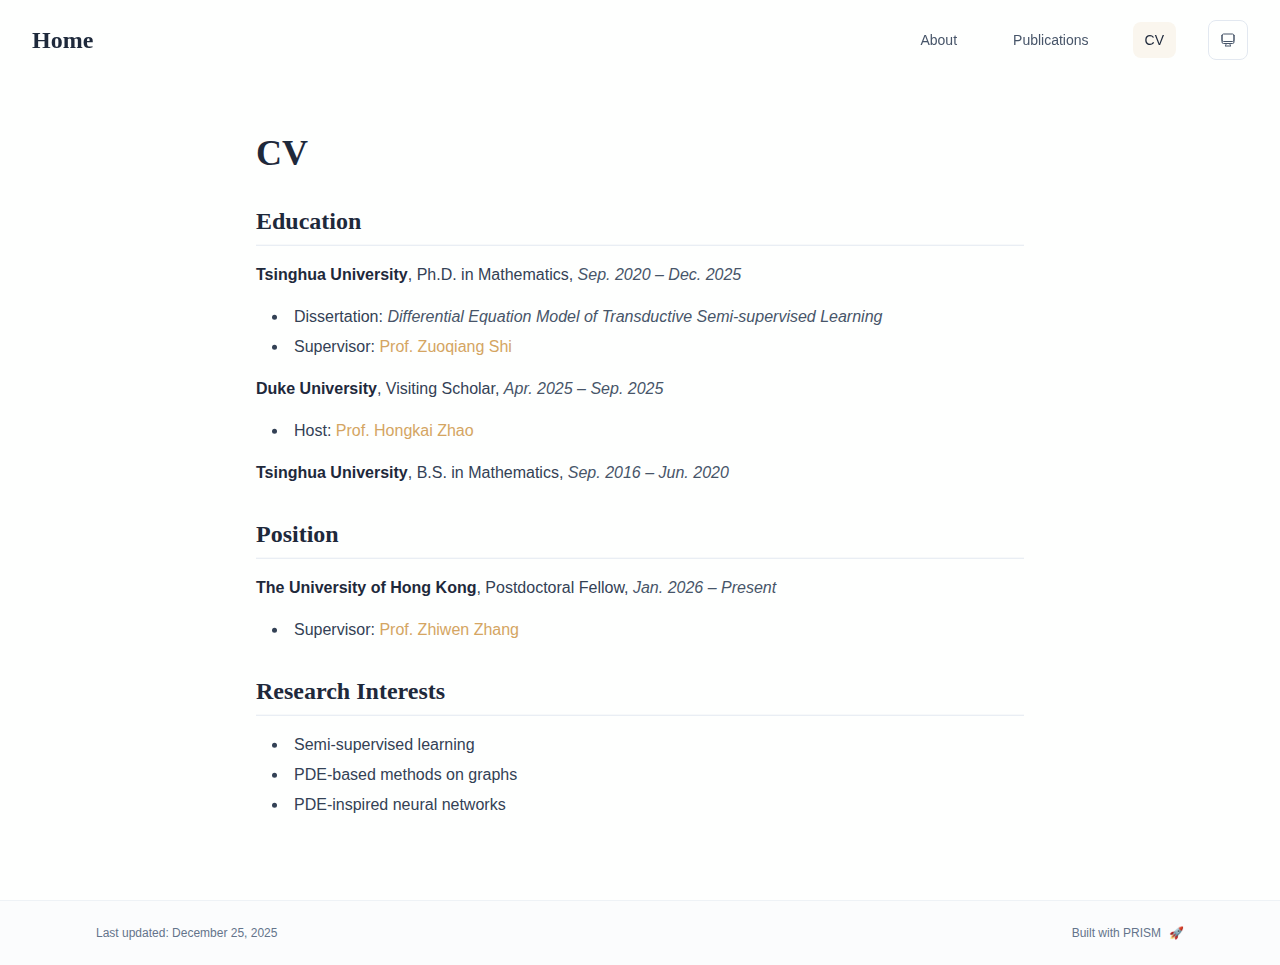
<file: cv/index.html>
<!DOCTYPE html><html lang="en" class="scroll-smooth"><head><meta charSet="utf-8"/><meta name="viewport" content="width=device-width, initial-scale=1"/><link rel="stylesheet" href="/_next/static/css/e37ef02b82c51c0f.css" data-precedence="next"/><link rel="preload" as="script" fetchPriority="low" href="/_next/static/chunks/webpack-af78f5c2c11af041.js"/><script src="/_next/static/chunks/4bd1b696-70b6d399998de86a.js" async=""></script><script src="/_next/static/chunks/684-5aaa8290a129f299.js" async=""></script><script src="/_next/static/chunks/main-app-ffae3a139aa194b6.js" async=""></script><script src="/_next/static/chunks/17-9c04c9413a9f9f1f.js" async=""></script><script src="/_next/static/chunks/874-6cc630662f3664af.js" async=""></script><script src="/_next/static/chunks/862-15038af301665bb3.js" async=""></script><script src="/_next/static/chunks/app/layout-f4e93297409b1939.js" async=""></script><script src="/_next/static/chunks/178-595a94b9af1e67b5.js" async=""></script><script src="/_next/static/chunks/748-c6ce9421b4982d57.js" async=""></script><script src="/_next/static/chunks/app/%5Bslug%5D/page-022743e2c71839a9.js" async=""></script><link rel="icon" href="/favicon.svg" type="image/svg+xml"/><link rel="dns-prefetch" href="https://google-fonts.jialeliu.com"/><link rel="preconnect" href="https://google-fonts.jialeliu.com" crossorigin=""/><link rel="preload" as="style" href="https://google-fonts.jialeliu.com/css2?family=Inter:wght@300;400;500;600;700&amp;family=Crimson+Text:ital,wght@0,400;0,600;1,400&amp;display=swap"/><link rel="stylesheet" id="gfonts-css" href="https://google-fonts.jialeliu.com/css2?family=Inter:wght@300;400;500;600;700&amp;family=Crimson+Text:ital,wght@0,400;0,600;1,400&amp;display=swap" media="print"/><script>
              (function(){
                var l = document.getElementById('gfonts-css');
                if (!l) return;
                if (l.media !== 'all') {
                  l.addEventListener('load', function(){ try { l.media = 'all'; } catch(e){} });
                }
              })();
            </script><noscript><link rel="stylesheet" href="https://google-fonts.jialeliu.com/css2?family=Inter:wght@300;400;500;600;700&amp;family=Crimson+Text:ital,wght@0,400;0,600;1,400&amp;display=swap"/></noscript><script>
              try {
                const theme = localStorage.getItem('theme-storage');
                const parsed = theme ? JSON.parse(theme) : null;
                const setting = parsed?.state?.theme || 'system';
                const prefersDark = typeof window !== 'undefined' && window.matchMedia && window.matchMedia('(prefers-color-scheme: dark)').matches;
                const effective = setting === 'dark' ? 'dark' : (setting === 'light' ? 'light' : (prefersDark ? 'dark' : 'light'));
                var root = document.documentElement;
                root.classList.add(effective);
                root.setAttribute('data-theme', effective);
              } catch (e) {
                var root = document.documentElement;
                root.classList.add('light');
                root.setAttribute('data-theme', 'light');
              }
            </script><title>CV | Tangjun Wang</title><meta name="author" content="Tangjun Wang"/><meta name="keywords" content="Tangjun Wang,PhD,Research,The University of Hong Kong"/><meta name="creator" content="Tangjun Wang"/><meta name="publisher" content="Tangjun Wang"/><meta property="og:title" content="Tangjun Wang"/><meta property="og:description" content="Postdoc at the University of Hong Kong."/><meta property="og:site_name" content="Tangjun Wang&#x27;s Academic Website"/><meta property="og:locale" content="en_US"/><meta property="og:type" content="website"/><meta name="twitter:card" content="summary"/><meta name="twitter:title" content="Tangjun Wang"/><meta name="twitter:description" content="Postdoc at the University of Hong Kong."/><link rel="icon" href="/favicon.svg"/><script>document.querySelectorAll('body link[rel="icon"], body link[rel="apple-touch-icon"]').forEach(el => document.head.appendChild(el))</script><script src="/_next/static/chunks/polyfills-42372ed130431b0a.js" noModule=""></script></head><body class="font-sans antialiased"><div style="visibility:hidden"><nav class="fixed top-0 left-0 right-0 z-50" data-headlessui-state=""><div class="transition-all duration-300 ease-out bg-transparent" style="transform:translateY(-100px)"><div class="max-w-7xl mx-auto px-4 sm:px-6 lg:px-8"><div class="flex justify-between items-center h-16 lg:h-20"><div class="flex-shrink-0" tabindex="0"><a class="text-xl lg:text-2xl font-serif font-semibold text-primary hover:text-accent transition-colors duration-200" href="/">Home</a></div><div class="hidden lg:block"><div class="ml-10 flex items-center space-x-8"><div class="flex items-baseline space-x-8"><a class="relative px-3 py-2 text-sm font-medium transition-all duration-200 rounded hover:bg-accent/10 hover:shadow-sm text-neutral-600 hover:text-primary" href="/"><span class="relative z-10">About</span></a><a class="relative px-3 py-2 text-sm font-medium transition-all duration-200 rounded hover:bg-accent/10 hover:shadow-sm text-neutral-600 hover:text-primary" href="/publications/"><span class="relative z-10">Publications</span></a><a class="relative px-3 py-2 text-sm font-medium transition-all duration-200 rounded hover:bg-accent/10 hover:shadow-sm text-primary" href="/cv/"><span class="relative z-10">CV</span><div class="absolute inset-0 bg-accent/10 rounded-lg"></div></a></div><div class="flex items-center justify-center w-10 h-10 rounded-lg border border-neutral-200 dark:border-[rgba(148,163,184,0.24)] bg-background dark:bg-neutral-800"><div class="w-4 h-4 rounded-full bg-neutral-300 animate-pulse"></div></div></div></div><div class="lg:hidden flex items-center space-x-2"><div class="flex items-center justify-center w-10 h-10 rounded-lg border border-neutral-200 dark:border-[rgba(148,163,184,0.24)] bg-background dark:bg-neutral-800"><div class="w-4 h-4 rounded-full bg-neutral-300 animate-pulse"></div></div><button class="inline-flex items-center justify-center p-2 rounded-md text-neutral-600 hover:text-primary hover:bg-neutral-100 dark:hover:bg-neutral-800 focus:outline-none focus:ring-2 focus:ring-inset focus:ring-accent transition-colors duration-200" id="headlessui-disclosure-button-«R5pdb»" type="button" aria-expanded="false" data-headlessui-state=""><span class="sr-only">Open main menu</span><div><svg xmlns="http://www.w3.org/2000/svg" fill="none" viewBox="0 0 24 24" stroke-width="1.5" stroke="currentColor" aria-hidden="true" data-slot="icon" class="block h-6 w-6"><path stroke-linecap="round" stroke-linejoin="round" d="M3.75 6.75h16.5M3.75 12h16.5m-16.5 5.25h16.5"></path></svg></div></button></div></div></div></div></nav><main class="min-h-screen pt-16 lg:pt-20"><div class="max-w-4xl mx-auto px-4 sm:px-6 lg:px-8 py-12"><div class="max-w-3xl mx-auto" style="opacity:0;transform:translateY(20px)"><h1 class="text-4xl font-serif font-bold text-primary mb-4">CV</h1><div class="text-neutral-700 dark:text-neutral-600 leading-relaxed"><h2 class="text-2xl font-serif font-bold text-primary mt-8 mb-4 border-b border-neutral-200 dark:border-neutral-800 pb-2">Education</h2>
<p class="mb-4 last:mb-0"><strong class="font-semibold text-primary">Tsinghua University</strong>, Ph.D. in Mathematics, <em class="italic text-neutral-600 dark:text-neutral-500">Sep. 2020 – Dec. 2025</em></p>
<ul class="list-disc list-inside mb-4 space-y-1 ml-4">
<li class="mb-1">Dissertation: <em class="italic text-neutral-600 dark:text-neutral-500">Differential Equation Model of Transductive Semi-supervised Learning</em></li>
<li class="mb-1">Supervisor: <a href="https://shizqi.github.io/" node="[object Object]" target="_blank" rel="noopener noreferrer" class="text-accent font-medium hover:underline transition-colors">Prof. Zuoqiang Shi</a></li>
</ul>
<p class="mb-4 last:mb-0"><strong class="font-semibold text-primary">Duke University</strong>, Visiting Scholar, <em class="italic text-neutral-600 dark:text-neutral-500">Apr. 2025 – Sep. 2025</em></p>
<ul class="list-disc list-inside mb-4 space-y-1 ml-4">
<li class="mb-1">Host: <a href="https://scholars.duke.edu/person/Hongkai.Zhao" node="[object Object]" target="_blank" rel="noopener noreferrer" class="text-accent font-medium hover:underline transition-colors">Prof. Hongkai Zhao</a></li>
</ul>
<p class="mb-4 last:mb-0"><strong class="font-semibold text-primary">Tsinghua University</strong>, B.S. in Mathematics, <em class="italic text-neutral-600 dark:text-neutral-500">Sep. 2016 – Jun. 2020</em></p>
<h2 class="text-2xl font-serif font-bold text-primary mt-8 mb-4 border-b border-neutral-200 dark:border-neutral-800 pb-2">Position</h2>
<p class="mb-4 last:mb-0"><strong class="font-semibold text-primary">The University of Hong Kong</strong>, Postdoctoral Fellow, <em class="italic text-neutral-600 dark:text-neutral-500">Jan. 2026 – Present</em></p>
<ul class="list-disc list-inside mb-4 space-y-1 ml-4">
<li class="mb-1">Supervisor: <a href="https://hkumath.hku.hk/~zhangzw/" node="[object Object]" target="_blank" rel="noopener noreferrer" class="text-accent font-medium hover:underline transition-colors">Prof. Zhiwen Zhang</a></li>
</ul>
<h2 class="text-2xl font-serif font-bold text-primary mt-8 mb-4 border-b border-neutral-200 dark:border-neutral-800 pb-2">Research Interests</h2>
<ul class="list-disc list-inside mb-4 space-y-1 ml-4">
<li class="mb-1">Semi-supervised learning</li>
<li class="mb-1">PDE-based methods on graphs</li>
<li class="mb-1">PDE-inspired neural networks</li>
</ul></div></div></div><!--$--><!--/$--><!--$--><!--/$--></main><footer class="border-t border-neutral-200/50 bg-neutral-50/50 dark:bg-neutral-900/50 dark:border-neutral-700/50"><div class="max-w-6xl mx-auto px-4 sm:px-6 lg:px-8 py-6"><div class="flex flex-col sm:flex-row justify-between items-center gap-2"><p class="text-xs text-neutral-500">Last updated: <!-- -->December 25, 2025</p><p class="text-xs text-neutral-500 flex items-center"><a href="https://github.com/xyjoey/PRISM" target="_blank" rel="noopener noreferrer">Built with PRISM</a><span class="ml-2">🚀</span></p></div></div></footer></div><script src="/_next/static/chunks/webpack-af78f5c2c11af041.js" async=""></script><script>(self.__next_f=self.__next_f||[]).push([0])</script><script>self.__next_f.push([1,"1:\"$Sreact.fragment\"\n2:I[3719,[\"17\",\"static/chunks/17-9c04c9413a9f9f1f.js\",\"874\",\"static/chunks/874-6cc630662f3664af.js\",\"862\",\"static/chunks/862-15038af301665bb3.js\",\"177\",\"static/chunks/app/layout-f4e93297409b1939.js\"],\"ThemeProvider\"]\n3:I[768,[\"17\",\"static/chunks/17-9c04c9413a9f9f1f.js\",\"874\",\"static/chunks/874-6cc630662f3664af.js\",\"862\",\"static/chunks/862-15038af301665bb3.js\",\"177\",\"static/chunks/app/layout-f4e93297409b1939.js\"],\"default\"]\n4:I[7555,[],\"\"]\n5:I[1295,[],\"\"]\n6:I[2548,[\"17\",\"static/chunks/17-9c04c9413a9f9f1f.js\",\"874\",\"static/chunks/874-6cc630662f3664af.js\",\"862\",\"static/chunks/862-15038af301665bb3.js\",\"177\",\"static/chunks/app/layout-f4e93297409b1939.js\"],\"default\"]\n8:I[9665,[],\"MetadataBoundary\"]\na:I[9665,[],\"OutletBoundary\"]\nd:I[4911,[],\"AsyncMetadataOutlet\"]\nf:I[9665,[],\"ViewportBoundary\"]\n11:I[6614,[],\"\"]\n:HL[\"/_next/static/css/e37ef02b82c51c0f.css\",\"style\"]\n"])</script><script>self.__next_f.push([1,"0:{\"P\":null,\"b\":\"3D7DdOVzk_ImgM2QPHNtr\",\"p\":\"\",\"c\":[\"\",\"cv\",\"\"],\"i\":false,\"f\":[[[\"\",{\"children\":[[\"slug\",\"cv\",\"d\"],{\"children\":[\"__PAGE__\",{}]}]},\"$undefined\",\"$undefined\",true],[\"\",[\"$\",\"$1\",\"c\",{\"children\":[[[\"$\",\"link\",\"0\",{\"rel\":\"stylesheet\",\"href\":\"/_next/static/css/e37ef02b82c51c0f.css\",\"precedence\":\"next\",\"crossOrigin\":\"$undefined\",\"nonce\":\"$undefined\"}]],[\"$\",\"html\",null,{\"lang\":\"en\",\"className\":\"scroll-smooth\",\"suppressHydrationWarning\":true,\"children\":[[\"$\",\"head\",null,{\"children\":[[\"$\",\"link\",null,{\"rel\":\"icon\",\"href\":\"/favicon.svg\",\"type\":\"image/svg+xml\"}],[\"$\",\"link\",null,{\"rel\":\"dns-prefetch\",\"href\":\"https://google-fonts.jialeliu.com\"}],[\"$\",\"link\",null,{\"rel\":\"preconnect\",\"href\":\"https://google-fonts.jialeliu.com\",\"crossOrigin\":\"\"}],[\"$\",\"link\",null,{\"rel\":\"preload\",\"as\":\"style\",\"href\":\"https://google-fonts.jialeliu.com/css2?family=Inter:wght@300;400;500;600;700\u0026family=Crimson+Text:ital,wght@0,400;0,600;1,400\u0026display=swap\"}],[\"$\",\"link\",null,{\"rel\":\"stylesheet\",\"id\":\"gfonts-css\",\"href\":\"https://google-fonts.jialeliu.com/css2?family=Inter:wght@300;400;500;600;700\u0026family=Crimson+Text:ital,wght@0,400;0,600;1,400\u0026display=swap\",\"media\":\"print\"}],[\"$\",\"script\",null,{\"dangerouslySetInnerHTML\":{\"__html\":\"\\n              (function(){\\n                var l = document.getElementById('gfonts-css');\\n                if (!l) return;\\n                if (l.media !== 'all') {\\n                  l.addEventListener('load', function(){ try { l.media = 'all'; } catch(e){} });\\n                }\\n              })();\\n            \"}}],[\"$\",\"noscript\",null,{\"children\":[\"$\",\"link\",null,{\"rel\":\"stylesheet\",\"href\":\"https://google-fonts.jialeliu.com/css2?family=Inter:wght@300;400;500;600;700\u0026family=Crimson+Text:ital,wght@0,400;0,600;1,400\u0026display=swap\"}]}],[\"$\",\"script\",null,{\"dangerouslySetInnerHTML\":{\"__html\":\"\\n              try {\\n                const theme = localStorage.getItem('theme-storage');\\n                const parsed = theme ? JSON.parse(theme) : null;\\n                const setting = parsed?.state?.theme || 'system';\\n                const prefersDark = typeof window !== 'undefined' \u0026\u0026 window.matchMedia \u0026\u0026 window.matchMedia('(prefers-color-scheme: dark)').matches;\\n                const effective = setting === 'dark' ? 'dark' : (setting === 'light' ? 'light' : (prefersDark ? 'dark' : 'light'));\\n                var root = document.documentElement;\\n                root.classList.add(effective);\\n                root.setAttribute('data-theme', effective);\\n              } catch (e) {\\n                var root = document.documentElement;\\n                root.classList.add('light');\\n                root.setAttribute('data-theme', 'light');\\n              }\\n            \"}}]]}],[\"$\",\"body\",null,{\"className\":\"font-sans antialiased\",\"children\":[\"$\",\"$L2\",null,{\"children\":[[\"$\",\"$L3\",null,{\"items\":[{\"title\":\"About\",\"type\":\"page\",\"target\":\"about\",\"href\":\"/\"},{\"title\":\"Publications\",\"type\":\"page\",\"target\":\"publications\",\"href\":\"/publications\"},{\"title\":\"CV\",\"type\":\"page\",\"target\":\"cv\",\"href\":\"/cv\"}],\"siteTitle\":\"Home\",\"enableOnePageMode\":false}],[\"$\",\"main\",null,{\"className\":\"min-h-screen pt-16 lg:pt-20\",\"children\":[\"$\",\"$L4\",null,{\"parallelRouterKey\":\"children\",\"error\":\"$undefined\",\"errorStyles\":\"$undefined\",\"errorScripts\":\"$undefined\",\"template\":[\"$\",\"$L5\",null,{}],\"templateStyles\":\"$undefined\",\"templateScripts\":\"$undefined\",\"notFound\":[[[\"$\",\"title\",null,{\"children\":\"404: This page could not be found.\"}],[\"$\",\"div\",null,{\"style\":{\"fontFamily\":\"system-ui,\\\"Segoe UI\\\",Roboto,Helvetica,Arial,sans-serif,\\\"Apple Color Emoji\\\",\\\"Segoe UI Emoji\\\"\",\"height\":\"100vh\",\"textAlign\":\"center\",\"display\":\"flex\",\"flexDirection\":\"column\",\"alignItems\":\"center\",\"justifyContent\":\"center\"},\"children\":[\"$\",\"div\",null,{\"children\":[[\"$\",\"style\",null,{\"dangerouslySetInnerHTML\":{\"__html\":\"body{color:#000;background:#fff;margin:0}.next-error-h1{border-right:1px solid rgba(0,0,0,.3)}@media (prefers-color-scheme:dark){body{color:#fff;background:#000}.next-error-h1{border-right:1px solid rgba(255,255,255,.3)}}\"}}],[\"$\",\"h1\",null,{\"className\":\"next-error-h1\",\"style\":{\"display\":\"inline-block\",\"margin\":\"0 20px 0 0\",\"padding\":\"0 23px 0 0\",\"fontSize\":24,\"fontWeight\":500,\"verticalAlign\":\"top\",\"lineHeight\":\"49px\"},\"children\":404}],[\"$\",\"div\",null,{\"style\":{\"display\":\"inline-block\"},\"children\":[\"$\",\"h2\",null,{\"style\":{\"fontSize\":14,\"fontWeight\":400,\"lineHeight\":\"49px\",\"margin\":0},\"children\":\"This page could not be found.\"}]}]]}]}]],[]],\"forbidden\":\"$undefined\",\"unauthorized\":\"$undefined\"}]}],[\"$\",\"$L6\",null,{\"lastUpdated\":\"December 25, 2025\"}]]}]}]]}]]}],{\"children\":[[\"slug\",\"cv\",\"d\"],[\"$\",\"$1\",\"c\",{\"children\":[null,[\"$\",\"$L4\",null,{\"parallelRouterKey\":\"children\",\"error\":\"$undefined\",\"errorStyles\":\"$undefined\",\"errorScripts\":\"$undefined\",\"template\":[\"$\",\"$L5\",null,{}],\"templateStyles\":\"$undefined\",\"templateScripts\":\"$undefined\",\"notFound\":\"$undefined\",\"forbidden\":\"$undefined\",\"unauthorized\":\"$undefined\"}]]}],{\"children\":[\"__PAGE__\",[\"$\",\"$1\",\"c\",{\"children\":[\"$L7\",[\"$\",\"$L8\",null,{\"children\":\"$L9\"}],null,[\"$\",\"$La\",null,{\"children\":[\"$Lb\",\"$Lc\",[\"$\",\"$Ld\",null,{\"promise\":\"$@e\"}]]}]]}],{},null,false]},null,false]},null,false],[\"$\",\"$1\",\"h\",{\"children\":[null,[\"$\",\"$1\",\"SM-5Ib9piTUj9yNQmt9E7\",{\"children\":[[\"$\",\"$Lf\",null,{\"children\":\"$L10\"}],null]}],null]}],false]],\"m\":\"$undefined\",\"G\":[\"$11\",\"$undefined\"],\"s\":false,\"S\":true}\n"])</script><script>self.__next_f.push([1,"12:\"$Sreact.suspense\"\n13:I[4911,[],\"AsyncMetadata\"]\n15:I[4059,[\"17\",\"static/chunks/17-9c04c9413a9f9f1f.js\",\"178\",\"static/chunks/178-595a94b9af1e67b5.js\",\"748\",\"static/chunks/748-c6ce9421b4982d57.js\",\"182\",\"static/chunks/app/%5Bslug%5D/page-022743e2c71839a9.js\"],\"default\"]\n9:[\"$\",\"$12\",null,{\"fallback\":null,\"children\":[\"$\",\"$L13\",null,{\"promise\":\"$@14\"}]}]\n7:[\"$\",\"div\",null,{\"className\":\"max-w-4xl mx-auto px-4 sm:px-6 lg:px-8 py-12\",\"children\":[false,[\"$\",\"$L15\",null,{\"config\":{\"type\":\"text\",\"title\":\"CV\",\"source\":\"cv.md\"},\"content\":\"## Education\\r\\n\\r\\n**Tsinghua University**, Ph.D. in Mathematics, *Sep. 2020 – Dec. 2025*  \\r\\n- Dissertation: *Differential Equation Model of Transductive Semi-supervised Learning*  \\r\\n- Supervisor: [Prof. Zuoqiang Shi](https://shizqi.github.io/)\\r\\n\\r\\n**Duke University**, Visiting Scholar, *Apr. 2025 – Sep. 2025*  \\r\\n- Host: [Prof. Hongkai Zhao](https://scholars.duke.edu/person/Hongkai.Zhao)\\r\\n\\r\\n**Tsinghua University**, B.S. in Mathematics, *Sep. 2016 – Jun. 2020*\\r\\n\\r\\n## Position\\r\\n\\r\\n**The University of Hong Kong**, Postdoctoral Fellow, *Jan. 2026 – Present*  \\r\\n- Supervisor: [Prof. Zhiwen Zhang](https://hkumath.hku.hk/~zhangzw/)\\r\\n\\r\\n## Research Interests\\r\\n\\r\\n- Semi-supervised learning  \\r\\n- PDE-based methods on graphs  \\r\\n- PDE-inspired neural networks\"}],false]}]\n"])</script><script>self.__next_f.push([1,"c:null\n"])</script><script>self.__next_f.push([1,"10:[[\"$\",\"meta\",\"0\",{\"charSet\":\"utf-8\"}],[\"$\",\"meta\",\"1\",{\"name\":\"viewport\",\"content\":\"width=device-width, initial-scale=1\"}]]\nb:null\n"])</script><script>self.__next_f.push([1,"14:{\"metadata\":[[\"$\",\"title\",\"0\",{\"children\":\"CV | Tangjun Wang\"}],[\"$\",\"meta\",\"1\",{\"name\":\"author\",\"content\":\"Tangjun Wang\"}],[\"$\",\"meta\",\"2\",{\"name\":\"keywords\",\"content\":\"Tangjun Wang,PhD,Research,The University of Hong Kong\"}],[\"$\",\"meta\",\"3\",{\"name\":\"creator\",\"content\":\"Tangjun Wang\"}],[\"$\",\"meta\",\"4\",{\"name\":\"publisher\",\"content\":\"Tangjun Wang\"}],[\"$\",\"meta\",\"5\",{\"property\":\"og:title\",\"content\":\"Tangjun Wang\"}],[\"$\",\"meta\",\"6\",{\"property\":\"og:description\",\"content\":\"Postdoc at the University of Hong Kong.\"}],[\"$\",\"meta\",\"7\",{\"property\":\"og:site_name\",\"content\":\"Tangjun Wang's Academic Website\"}],[\"$\",\"meta\",\"8\",{\"property\":\"og:locale\",\"content\":\"en_US\"}],[\"$\",\"meta\",\"9\",{\"property\":\"og:type\",\"content\":\"website\"}],[\"$\",\"meta\",\"10\",{\"name\":\"twitter:card\",\"content\":\"summary\"}],[\"$\",\"meta\",\"11\",{\"name\":\"twitter:title\",\"content\":\"Tangjun Wang\"}],[\"$\",\"meta\",\"12\",{\"name\":\"twitter:description\",\"content\":\"Postdoc at the University of Hong Kong.\"}],[\"$\",\"link\",\"13\",{\"rel\":\"icon\",\"href\":\"/favicon.svg\"}]],\"error\":null,\"digest\":\"$undefined\"}\ne:{\"metadata\":\"$14:metadata\",\"error\":null,\"digest\":\"$undefined\"}\n"])</script></body></html>
</file>
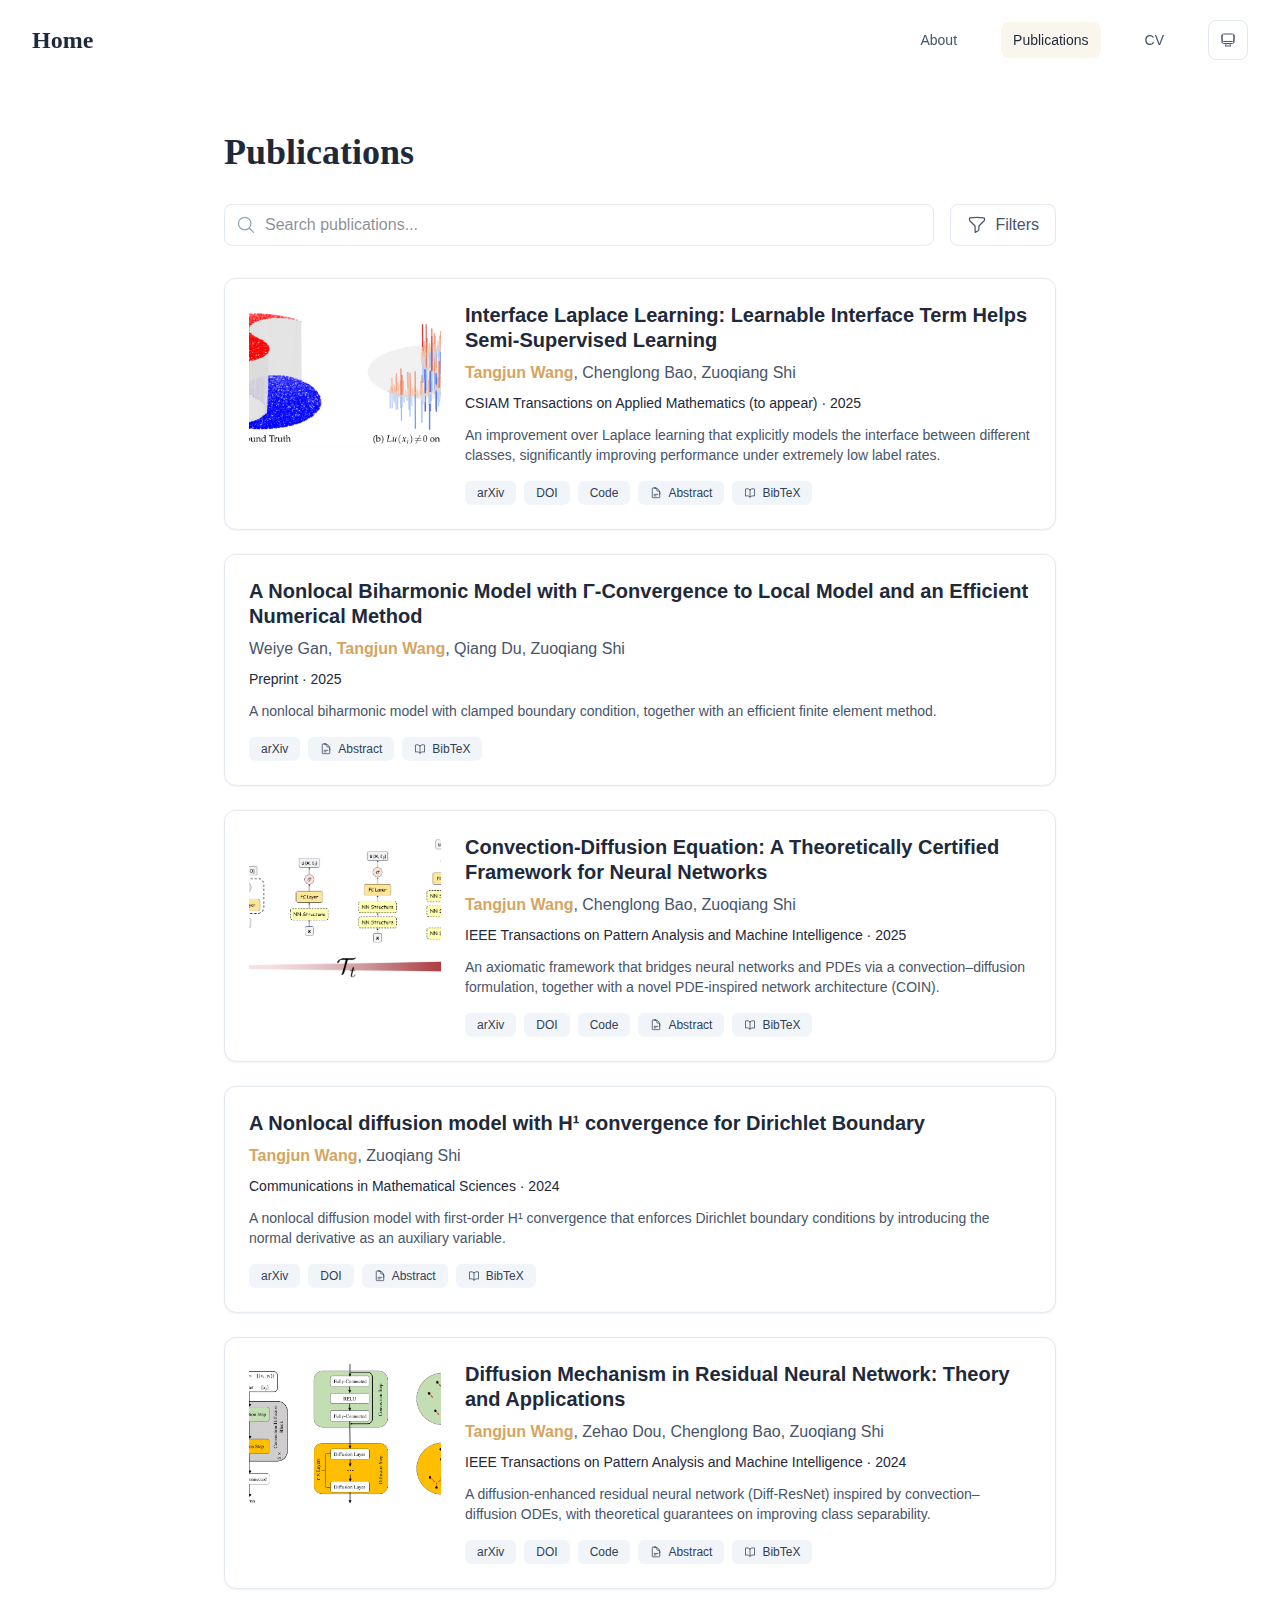
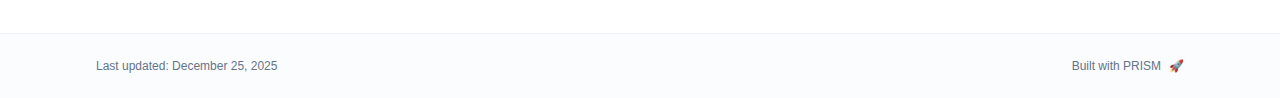
<file: publications/index.html>
<!DOCTYPE html><html lang="en" class="scroll-smooth"><head><meta charSet="utf-8"/><meta name="viewport" content="width=device-width, initial-scale=1"/><link rel="stylesheet" href="/_next/static/css/e37ef02b82c51c0f.css" data-precedence="next"/><link rel="preload" as="script" fetchPriority="low" href="/_next/static/chunks/webpack-af78f5c2c11af041.js"/><script src="/_next/static/chunks/4bd1b696-70b6d399998de86a.js" async=""></script><script src="/_next/static/chunks/684-5aaa8290a129f299.js" async=""></script><script src="/_next/static/chunks/main-app-ffae3a139aa194b6.js" async=""></script><script src="/_next/static/chunks/17-9c04c9413a9f9f1f.js" async=""></script><script src="/_next/static/chunks/874-6cc630662f3664af.js" async=""></script><script src="/_next/static/chunks/862-15038af301665bb3.js" async=""></script><script src="/_next/static/chunks/app/layout-f4e93297409b1939.js" async=""></script><script src="/_next/static/chunks/178-595a94b9af1e67b5.js" async=""></script><script src="/_next/static/chunks/748-c6ce9421b4982d57.js" async=""></script><script src="/_next/static/chunks/app/%5Bslug%5D/page-022743e2c71839a9.js" async=""></script><link rel="icon" href="/favicon.svg" type="image/svg+xml"/><link rel="dns-prefetch" href="https://google-fonts.jialeliu.com"/><link rel="preconnect" href="https://google-fonts.jialeliu.com" crossorigin=""/><link rel="preload" as="style" href="https://google-fonts.jialeliu.com/css2?family=Inter:wght@300;400;500;600;700&amp;family=Crimson+Text:ital,wght@0,400;0,600;1,400&amp;display=swap"/><link rel="stylesheet" id="gfonts-css" href="https://google-fonts.jialeliu.com/css2?family=Inter:wght@300;400;500;600;700&amp;family=Crimson+Text:ital,wght@0,400;0,600;1,400&amp;display=swap" media="print"/><script>
              (function(){
                var l = document.getElementById('gfonts-css');
                if (!l) return;
                if (l.media !== 'all') {
                  l.addEventListener('load', function(){ try { l.media = 'all'; } catch(e){} });
                }
              })();
            </script><noscript><link rel="stylesheet" href="https://google-fonts.jialeliu.com/css2?family=Inter:wght@300;400;500;600;700&amp;family=Crimson+Text:ital,wght@0,400;0,600;1,400&amp;display=swap"/></noscript><script>
              try {
                const theme = localStorage.getItem('theme-storage');
                const parsed = theme ? JSON.parse(theme) : null;
                const setting = parsed?.state?.theme || 'system';
                const prefersDark = typeof window !== 'undefined' && window.matchMedia && window.matchMedia('(prefers-color-scheme: dark)').matches;
                const effective = setting === 'dark' ? 'dark' : (setting === 'light' ? 'light' : (prefersDark ? 'dark' : 'light'));
                var root = document.documentElement;
                root.classList.add(effective);
                root.setAttribute('data-theme', effective);
              } catch (e) {
                var root = document.documentElement;
                root.classList.add('light');
                root.setAttribute('data-theme', 'light');
              }
            </script><title>Publications | Tangjun Wang</title><meta name="author" content="Tangjun Wang"/><meta name="keywords" content="Tangjun Wang,PhD,Research,The University of Hong Kong"/><meta name="creator" content="Tangjun Wang"/><meta name="publisher" content="Tangjun Wang"/><meta property="og:title" content="Tangjun Wang"/><meta property="og:description" content="Postdoc at the University of Hong Kong."/><meta property="og:site_name" content="Tangjun Wang&#x27;s Academic Website"/><meta property="og:locale" content="en_US"/><meta property="og:type" content="website"/><meta name="twitter:card" content="summary"/><meta name="twitter:title" content="Tangjun Wang"/><meta name="twitter:description" content="Postdoc at the University of Hong Kong."/><link rel="icon" href="/favicon.svg"/><script>document.querySelectorAll('body link[rel="icon"], body link[rel="apple-touch-icon"]').forEach(el => document.head.appendChild(el))</script><script src="/_next/static/chunks/polyfills-42372ed130431b0a.js" noModule=""></script></head><body class="font-sans antialiased"><div style="visibility:hidden"><nav class="fixed top-0 left-0 right-0 z-50" data-headlessui-state=""><div class="transition-all duration-300 ease-out bg-transparent" style="transform:translateY(-100px)"><div class="max-w-7xl mx-auto px-4 sm:px-6 lg:px-8"><div class="flex justify-between items-center h-16 lg:h-20"><div class="flex-shrink-0" tabindex="0"><a class="text-xl lg:text-2xl font-serif font-semibold text-primary hover:text-accent transition-colors duration-200" href="/">Home</a></div><div class="hidden lg:block"><div class="ml-10 flex items-center space-x-8"><div class="flex items-baseline space-x-8"><a class="relative px-3 py-2 text-sm font-medium transition-all duration-200 rounded hover:bg-accent/10 hover:shadow-sm text-neutral-600 hover:text-primary" href="/"><span class="relative z-10">About</span></a><a class="relative px-3 py-2 text-sm font-medium transition-all duration-200 rounded hover:bg-accent/10 hover:shadow-sm text-primary" href="/publications/"><span class="relative z-10">Publications</span><div class="absolute inset-0 bg-accent/10 rounded-lg"></div></a><a class="relative px-3 py-2 text-sm font-medium transition-all duration-200 rounded hover:bg-accent/10 hover:shadow-sm text-neutral-600 hover:text-primary" href="/cv/"><span class="relative z-10">CV</span></a></div><div class="flex items-center justify-center w-10 h-10 rounded-lg border border-neutral-200 dark:border-[rgba(148,163,184,0.24)] bg-background dark:bg-neutral-800"><div class="w-4 h-4 rounded-full bg-neutral-300 animate-pulse"></div></div></div></div><div class="lg:hidden flex items-center space-x-2"><div class="flex items-center justify-center w-10 h-10 rounded-lg border border-neutral-200 dark:border-[rgba(148,163,184,0.24)] bg-background dark:bg-neutral-800"><div class="w-4 h-4 rounded-full bg-neutral-300 animate-pulse"></div></div><button class="inline-flex items-center justify-center p-2 rounded-md text-neutral-600 hover:text-primary hover:bg-neutral-100 dark:hover:bg-neutral-800 focus:outline-none focus:ring-2 focus:ring-inset focus:ring-accent transition-colors duration-200" id="headlessui-disclosure-button-«R5pdb»" type="button" aria-expanded="false" data-headlessui-state=""><span class="sr-only">Open main menu</span><div><svg xmlns="http://www.w3.org/2000/svg" fill="none" viewBox="0 0 24 24" stroke-width="1.5" stroke="currentColor" aria-hidden="true" data-slot="icon" class="block h-6 w-6"><path stroke-linecap="round" stroke-linejoin="round" d="M3.75 6.75h16.5M3.75 12h16.5m-16.5 5.25h16.5"></path></svg></div></button></div></div></div></div></nav><main class="min-h-screen pt-16 lg:pt-20"><div class="max-w-4xl mx-auto px-4 sm:px-6 lg:px-8 py-12"><div style="opacity:0;transform:translateY(20px)"><div class="mb-8"><h1 class="text-4xl font-serif font-bold text-primary mb-4">Publications</h1></div><div class="mb-8 space-y-4"><div class="flex flex-col sm:flex-row gap-4"><div class="relative flex-grow"><svg xmlns="http://www.w3.org/2000/svg" fill="none" viewBox="0 0 24 24" stroke-width="1.5" stroke="currentColor" aria-hidden="true" data-slot="icon" class="absolute left-3 top-1/2 transform -translate-y-1/2 h-5 w-5 text-neutral-400"><path stroke-linecap="round" stroke-linejoin="round" d="m21 21-5.197-5.197m0 0A7.5 7.5 0 1 0 5.196 5.196a7.5 7.5 0 0 0 10.607 10.607Z"></path></svg><input type="text" placeholder="Search publications..." class="w-full pl-10 pr-4 py-2 rounded-lg border border-neutral-200 dark:border-neutral-800 bg-white dark:bg-neutral-900 focus:ring-2 focus:ring-accent focus:border-transparent transition-all duration-200" value=""/></div><button class="flex items-center justify-center px-4 py-2 rounded-lg border transition-all duration-200 bg-white dark:bg-neutral-900 border-neutral-200 dark:border-neutral-800 text-neutral-600 hover:border-accent hover:text-accent"><svg xmlns="http://www.w3.org/2000/svg" fill="none" viewBox="0 0 24 24" stroke-width="1.5" stroke="currentColor" aria-hidden="true" data-slot="icon" class="h-5 w-5 mr-2"><path stroke-linecap="round" stroke-linejoin="round" d="M12 3c2.755 0 5.455.232 8.083.678.533.09.917.556.917 1.096v1.044a2.25 2.25 0 0 1-.659 1.591l-5.432 5.432a2.25 2.25 0 0 0-.659 1.591v2.927a2.25 2.25 0 0 1-1.244 2.013L9.75 21v-6.568a2.25 2.25 0 0 0-.659-1.591L3.659 7.409A2.25 2.25 0 0 1 3 5.818V4.774c0-.54.384-1.006.917-1.096A48.32 48.32 0 0 1 12 3Z"></path></svg>Filters</button></div></div><div class="space-y-6"><div class="bg-white dark:bg-neutral-900 p-6 rounded-xl shadow-sm border border-neutral-200 dark:border-neutral-800 hover:shadow-md transition-all duration-200" style="opacity:0;transform:translateY(20px)"><div class="flex flex-col md:flex-row gap-6"><div class="w-full md:w-48 flex-shrink-0"><div class="aspect-video md:aspect-[4/3] relative rounded-lg overflow-hidden bg-neutral-100 dark:bg-neutral-800"><img alt="Interface Laplace Learning: Learnable Interface Term Helps Semi-Supervised Learning" loading="lazy" decoding="async" data-nimg="fill" class="object-cover" style="position:absolute;height:100%;width:100%;left:0;top:0;right:0;bottom:0;color:transparent" src="/papers/inter_laplace.png"/></div></div><div class="flex-grow"><h3 class="text-xl font-semibold text-primary mb-2 leading-tight">Interface Laplace Learning: Learnable Interface Term Helps Semi-Supervised Learning</h3><p class="text-base text-neutral-600 dark:text-neutral-400 mb-2"><span><span class="font-semibold text-accent ">Tangjun Wang</span>, </span><span><span class=" ">Chenglong Bao</span>, </span><span><span class=" ">Zuoqiang Shi</span></span></p><p class="text-sm font-medium text-neutral-800 dark:text-neutral-600 mb-3">CSIAM Transactions on Applied Mathematics (to appear)<!-- --> · <!-- -->2025</p><p class="text-sm text-neutral-600 dark:text-neutral-500 mb-4 line-clamp-3">An improvement over Laplace learning that explicitly models the interface between different classes, significantly improving performance under extremely low label rates.</p><div class="flex flex-wrap gap-2 mt-auto"><a href="https://arxiv.org/abs/2408.05419" target="_blank" rel="noopener noreferrer" class="inline-flex items-center px-3 py-1 rounded-md text-xs font-medium bg-neutral-100 dark:bg-neutral-800 text-neutral-700 dark:text-neutral-300 hover:bg-accent hover:text-white transition-colors">arXiv</a><a href="https://doi.org/10.4208/csiam-am.SO-2024-0064" target="_blank" rel="noopener noreferrer" class="inline-flex items-center px-3 py-1 rounded-md text-xs font-medium bg-neutral-100 dark:bg-neutral-800 text-neutral-700 dark:text-neutral-300 hover:bg-accent hover:text-white transition-colors">DOI</a><a href="https://github.com/shwangtangjun/Inter-Laplace" target="_blank" rel="noopener noreferrer" class="inline-flex items-center px-3 py-1 rounded-md text-xs font-medium bg-neutral-100 dark:bg-neutral-800 text-neutral-700 dark:text-neutral-300 hover:bg-accent hover:text-white transition-colors">Code</a><button class="inline-flex items-center px-3 py-1 rounded-md text-xs font-medium transition-colors bg-neutral-100 dark:bg-neutral-800 text-neutral-700 dark:text-neutral-300 hover:bg-accent hover:text-white"><svg xmlns="http://www.w3.org/2000/svg" fill="none" viewBox="0 0 24 24" stroke-width="1.5" stroke="currentColor" aria-hidden="true" data-slot="icon" class="h-3 w-3 mr-1.5"><path stroke-linecap="round" stroke-linejoin="round" d="M19.5 14.25v-2.625a3.375 3.375 0 0 0-3.375-3.375h-1.5A1.125 1.125 0 0 1 13.5 7.125v-1.5a3.375 3.375 0 0 0-3.375-3.375H8.25m0 12.75h7.5m-7.5 3H12M10.5 2.25H5.625c-.621 0-1.125.504-1.125 1.125v17.25c0 .621.504 1.125 1.125 1.125h12.75c.621 0 1.125-.504 1.125-1.125V11.25a9 9 0 0 0-9-9Z"></path></svg>Abstract</button><button class="inline-flex items-center px-3 py-1 rounded-md text-xs font-medium transition-colors bg-neutral-100 dark:bg-neutral-800 text-neutral-700 dark:text-neutral-300 hover:bg-accent hover:text-white"><svg xmlns="http://www.w3.org/2000/svg" fill="none" viewBox="0 0 24 24" stroke-width="1.5" stroke="currentColor" aria-hidden="true" data-slot="icon" class="h-3 w-3 mr-1.5"><path stroke-linecap="round" stroke-linejoin="round" d="M12 6.042A8.967 8.967 0 0 0 6 3.75c-1.052 0-2.062.18-3 .512v14.25A8.987 8.987 0 0 1 6 18c2.305 0 4.408.867 6 2.292m0-14.25a8.966 8.966 0 0 1 6-2.292c1.052 0 2.062.18 3 .512v14.25A8.987 8.987 0 0 0 18 18a8.967 8.967 0 0 0-6 2.292m0-14.25v14.25"></path></svg>BibTeX</button></div></div></div></div><div class="bg-white dark:bg-neutral-900 p-6 rounded-xl shadow-sm border border-neutral-200 dark:border-neutral-800 hover:shadow-md transition-all duration-200" style="opacity:0;transform:translateY(20px)"><div class="flex flex-col md:flex-row gap-6"><div class="flex-grow"><h3 class="text-xl font-semibold text-primary mb-2 leading-tight">A Nonlocal Biharmonic Model with Γ-Convergence to Local Model and an Efficient Numerical Method</h3><p class="text-base text-neutral-600 dark:text-neutral-400 mb-2"><span><span class=" ">Weiye Gan</span>, </span><span><span class="font-semibold text-accent ">Tangjun Wang</span>, </span><span><span class=" ">Qiang Du</span>, </span><span><span class=" ">Zuoqiang Shi</span></span></p><p class="text-sm font-medium text-neutral-800 dark:text-neutral-600 mb-3">Preprint<!-- --> · <!-- -->2025</p><p class="text-sm text-neutral-600 dark:text-neutral-500 mb-4 line-clamp-3">A nonlocal biharmonic model with clamped boundary condition, together with an efficient finite element method.</p><div class="flex flex-wrap gap-2 mt-auto"><a href="https://arxiv.org/abs/2504.16395" target="_blank" rel="noopener noreferrer" class="inline-flex items-center px-3 py-1 rounded-md text-xs font-medium bg-neutral-100 dark:bg-neutral-800 text-neutral-700 dark:text-neutral-300 hover:bg-accent hover:text-white transition-colors">arXiv</a><button class="inline-flex items-center px-3 py-1 rounded-md text-xs font-medium transition-colors bg-neutral-100 dark:bg-neutral-800 text-neutral-700 dark:text-neutral-300 hover:bg-accent hover:text-white"><svg xmlns="http://www.w3.org/2000/svg" fill="none" viewBox="0 0 24 24" stroke-width="1.5" stroke="currentColor" aria-hidden="true" data-slot="icon" class="h-3 w-3 mr-1.5"><path stroke-linecap="round" stroke-linejoin="round" d="M19.5 14.25v-2.625a3.375 3.375 0 0 0-3.375-3.375h-1.5A1.125 1.125 0 0 1 13.5 7.125v-1.5a3.375 3.375 0 0 0-3.375-3.375H8.25m0 12.75h7.5m-7.5 3H12M10.5 2.25H5.625c-.621 0-1.125.504-1.125 1.125v17.25c0 .621.504 1.125 1.125 1.125h12.75c.621 0 1.125-.504 1.125-1.125V11.25a9 9 0 0 0-9-9Z"></path></svg>Abstract</button><button class="inline-flex items-center px-3 py-1 rounded-md text-xs font-medium transition-colors bg-neutral-100 dark:bg-neutral-800 text-neutral-700 dark:text-neutral-300 hover:bg-accent hover:text-white"><svg xmlns="http://www.w3.org/2000/svg" fill="none" viewBox="0 0 24 24" stroke-width="1.5" stroke="currentColor" aria-hidden="true" data-slot="icon" class="h-3 w-3 mr-1.5"><path stroke-linecap="round" stroke-linejoin="round" d="M12 6.042A8.967 8.967 0 0 0 6 3.75c-1.052 0-2.062.18-3 .512v14.25A8.987 8.987 0 0 1 6 18c2.305 0 4.408.867 6 2.292m0-14.25a8.966 8.966 0 0 1 6-2.292c1.052 0 2.062.18 3 .512v14.25A8.987 8.987 0 0 0 18 18a8.967 8.967 0 0 0-6 2.292m0-14.25v14.25"></path></svg>BibTeX</button></div></div></div></div><div class="bg-white dark:bg-neutral-900 p-6 rounded-xl shadow-sm border border-neutral-200 dark:border-neutral-800 hover:shadow-md transition-all duration-200" style="opacity:0;transform:translateY(20px)"><div class="flex flex-col md:flex-row gap-6"><div class="w-full md:w-48 flex-shrink-0"><div class="aspect-video md:aspect-[4/3] relative rounded-lg overflow-hidden bg-neutral-100 dark:bg-neutral-800"><img alt="Convection-Diffusion Equation: A Theoretically Certified Framework for Neural Networks" loading="lazy" decoding="async" data-nimg="fill" class="object-cover" style="position:absolute;height:100%;width:100%;left:0;top:0;right:0;bottom:0;color:transparent" src="/papers/coin.png"/></div></div><div class="flex-grow"><h3 class="text-xl font-semibold text-primary mb-2 leading-tight">Convection-Diffusion Equation: A Theoretically Certified Framework for Neural Networks</h3><p class="text-base text-neutral-600 dark:text-neutral-400 mb-2"><span><span class="font-semibold text-accent ">Tangjun Wang</span>, </span><span><span class=" ">Chenglong Bao</span>, </span><span><span class=" ">Zuoqiang Shi</span></span></p><p class="text-sm font-medium text-neutral-800 dark:text-neutral-600 mb-3">IEEE Transactions on Pattern Analysis and Machine Intelligence<!-- --> · <!-- -->2025</p><p class="text-sm text-neutral-600 dark:text-neutral-500 mb-4 line-clamp-3">An axiomatic framework that bridges neural networks and PDEs via a convection–diffusion formulation, together with a novel PDE-inspired network architecture (COIN).</p><div class="flex flex-wrap gap-2 mt-auto"><a href="https://arxiv.org/abs/2403.15726" target="_blank" rel="noopener noreferrer" class="inline-flex items-center px-3 py-1 rounded-md text-xs font-medium bg-neutral-100 dark:bg-neutral-800 text-neutral-700 dark:text-neutral-300 hover:bg-accent hover:text-white transition-colors">arXiv</a><a href="https://doi.org/10.1109/TPAMI.2025.3540310" target="_blank" rel="noopener noreferrer" class="inline-flex items-center px-3 py-1 rounded-md text-xs font-medium bg-neutral-100 dark:bg-neutral-800 text-neutral-700 dark:text-neutral-300 hover:bg-accent hover:text-white transition-colors">DOI</a><a href="https://github.com/shwangtangjun/COIN" target="_blank" rel="noopener noreferrer" class="inline-flex items-center px-3 py-1 rounded-md text-xs font-medium bg-neutral-100 dark:bg-neutral-800 text-neutral-700 dark:text-neutral-300 hover:bg-accent hover:text-white transition-colors">Code</a><button class="inline-flex items-center px-3 py-1 rounded-md text-xs font-medium transition-colors bg-neutral-100 dark:bg-neutral-800 text-neutral-700 dark:text-neutral-300 hover:bg-accent hover:text-white"><svg xmlns="http://www.w3.org/2000/svg" fill="none" viewBox="0 0 24 24" stroke-width="1.5" stroke="currentColor" aria-hidden="true" data-slot="icon" class="h-3 w-3 mr-1.5"><path stroke-linecap="round" stroke-linejoin="round" d="M19.5 14.25v-2.625a3.375 3.375 0 0 0-3.375-3.375h-1.5A1.125 1.125 0 0 1 13.5 7.125v-1.5a3.375 3.375 0 0 0-3.375-3.375H8.25m0 12.75h7.5m-7.5 3H12M10.5 2.25H5.625c-.621 0-1.125.504-1.125 1.125v17.25c0 .621.504 1.125 1.125 1.125h12.75c.621 0 1.125-.504 1.125-1.125V11.25a9 9 0 0 0-9-9Z"></path></svg>Abstract</button><button class="inline-flex items-center px-3 py-1 rounded-md text-xs font-medium transition-colors bg-neutral-100 dark:bg-neutral-800 text-neutral-700 dark:text-neutral-300 hover:bg-accent hover:text-white"><svg xmlns="http://www.w3.org/2000/svg" fill="none" viewBox="0 0 24 24" stroke-width="1.5" stroke="currentColor" aria-hidden="true" data-slot="icon" class="h-3 w-3 mr-1.5"><path stroke-linecap="round" stroke-linejoin="round" d="M12 6.042A8.967 8.967 0 0 0 6 3.75c-1.052 0-2.062.18-3 .512v14.25A8.987 8.987 0 0 1 6 18c2.305 0 4.408.867 6 2.292m0-14.25a8.966 8.966 0 0 1 6-2.292c1.052 0 2.062.18 3 .512v14.25A8.987 8.987 0 0 0 18 18a8.967 8.967 0 0 0-6 2.292m0-14.25v14.25"></path></svg>BibTeX</button></div></div></div></div><div class="bg-white dark:bg-neutral-900 p-6 rounded-xl shadow-sm border border-neutral-200 dark:border-neutral-800 hover:shadow-md transition-all duration-200" style="opacity:0;transform:translateY(20px)"><div class="flex flex-col md:flex-row gap-6"><div class="flex-grow"><h3 class="text-xl font-semibold text-primary mb-2 leading-tight">A Nonlocal diffusion model with H¹ convergence for Dirichlet Boundary</h3><p class="text-base text-neutral-600 dark:text-neutral-400 mb-2"><span><span class="font-semibold text-accent ">Tangjun Wang</span>, </span><span><span class=" ">Zuoqiang Shi</span></span></p><p class="text-sm font-medium text-neutral-800 dark:text-neutral-600 mb-3">Communications in Mathematical Sciences<!-- --> · <!-- -->2024</p><p class="text-sm text-neutral-600 dark:text-neutral-500 mb-4 line-clamp-3">A nonlocal diffusion model with first-order H¹ convergence that enforces Dirichlet boundary conditions by introducing the normal derivative as an auxiliary variable.</p><div class="flex flex-wrap gap-2 mt-auto"><a href="https://arxiv.org/abs/2302.03441" target="_blank" rel="noopener noreferrer" class="inline-flex items-center px-3 py-1 rounded-md text-xs font-medium bg-neutral-100 dark:bg-neutral-800 text-neutral-700 dark:text-neutral-300 hover:bg-accent hover:text-white transition-colors">arXiv</a><a href="https://doi.org/10.4310/CMS.240918034235" target="_blank" rel="noopener noreferrer" class="inline-flex items-center px-3 py-1 rounded-md text-xs font-medium bg-neutral-100 dark:bg-neutral-800 text-neutral-700 dark:text-neutral-300 hover:bg-accent hover:text-white transition-colors">DOI</a><button class="inline-flex items-center px-3 py-1 rounded-md text-xs font-medium transition-colors bg-neutral-100 dark:bg-neutral-800 text-neutral-700 dark:text-neutral-300 hover:bg-accent hover:text-white"><svg xmlns="http://www.w3.org/2000/svg" fill="none" viewBox="0 0 24 24" stroke-width="1.5" stroke="currentColor" aria-hidden="true" data-slot="icon" class="h-3 w-3 mr-1.5"><path stroke-linecap="round" stroke-linejoin="round" d="M19.5 14.25v-2.625a3.375 3.375 0 0 0-3.375-3.375h-1.5A1.125 1.125 0 0 1 13.5 7.125v-1.5a3.375 3.375 0 0 0-3.375-3.375H8.25m0 12.75h7.5m-7.5 3H12M10.5 2.25H5.625c-.621 0-1.125.504-1.125 1.125v17.25c0 .621.504 1.125 1.125 1.125h12.75c.621 0 1.125-.504 1.125-1.125V11.25a9 9 0 0 0-9-9Z"></path></svg>Abstract</button><button class="inline-flex items-center px-3 py-1 rounded-md text-xs font-medium transition-colors bg-neutral-100 dark:bg-neutral-800 text-neutral-700 dark:text-neutral-300 hover:bg-accent hover:text-white"><svg xmlns="http://www.w3.org/2000/svg" fill="none" viewBox="0 0 24 24" stroke-width="1.5" stroke="currentColor" aria-hidden="true" data-slot="icon" class="h-3 w-3 mr-1.5"><path stroke-linecap="round" stroke-linejoin="round" d="M12 6.042A8.967 8.967 0 0 0 6 3.75c-1.052 0-2.062.18-3 .512v14.25A8.987 8.987 0 0 1 6 18c2.305 0 4.408.867 6 2.292m0-14.25a8.966 8.966 0 0 1 6-2.292c1.052 0 2.062.18 3 .512v14.25A8.987 8.987 0 0 0 18 18a8.967 8.967 0 0 0-6 2.292m0-14.25v14.25"></path></svg>BibTeX</button></div></div></div></div><div class="bg-white dark:bg-neutral-900 p-6 rounded-xl shadow-sm border border-neutral-200 dark:border-neutral-800 hover:shadow-md transition-all duration-200" style="opacity:0;transform:translateY(20px)"><div class="flex flex-col md:flex-row gap-6"><div class="w-full md:w-48 flex-shrink-0"><div class="aspect-video md:aspect-[4/3] relative rounded-lg overflow-hidden bg-neutral-100 dark:bg-neutral-800"><img alt="Diffusion Mechanism in Residual Neural Network: Theory and Applications" loading="lazy" decoding="async" data-nimg="fill" class="object-cover" style="position:absolute;height:100%;width:100%;left:0;top:0;right:0;bottom:0;color:transparent" src="/papers/diff_resnet.png"/></div></div><div class="flex-grow"><h3 class="text-xl font-semibold text-primary mb-2 leading-tight">Diffusion Mechanism in Residual Neural Network: Theory and Applications</h3><p class="text-base text-neutral-600 dark:text-neutral-400 mb-2"><span><span class="font-semibold text-accent ">Tangjun Wang</span>, </span><span><span class=" ">Zehao Dou</span>, </span><span><span class=" ">Chenglong Bao</span>, </span><span><span class=" ">Zuoqiang Shi</span></span></p><p class="text-sm font-medium text-neutral-800 dark:text-neutral-600 mb-3">IEEE Transactions on Pattern Analysis and Machine Intelligence<!-- --> · <!-- -->2024</p><p class="text-sm text-neutral-600 dark:text-neutral-500 mb-4 line-clamp-3">A diffusion-enhanced residual neural network (Diff-ResNet) inspired by convection–diffusion ODEs, with theoretical guarantees on improving class separability.</p><div class="flex flex-wrap gap-2 mt-auto"><a href="https://arxiv.org/abs/2105.03155" target="_blank" rel="noopener noreferrer" class="inline-flex items-center px-3 py-1 rounded-md text-xs font-medium bg-neutral-100 dark:bg-neutral-800 text-neutral-700 dark:text-neutral-300 hover:bg-accent hover:text-white transition-colors">arXiv</a><a href="https://doi.org/10.1109/TPAMI.2023.3272341" target="_blank" rel="noopener noreferrer" class="inline-flex items-center px-3 py-1 rounded-md text-xs font-medium bg-neutral-100 dark:bg-neutral-800 text-neutral-700 dark:text-neutral-300 hover:bg-accent hover:text-white transition-colors">DOI</a><a href="https://github.com/shwangtangjun/Diff-ResNet" target="_blank" rel="noopener noreferrer" class="inline-flex items-center px-3 py-1 rounded-md text-xs font-medium bg-neutral-100 dark:bg-neutral-800 text-neutral-700 dark:text-neutral-300 hover:bg-accent hover:text-white transition-colors">Code</a><button class="inline-flex items-center px-3 py-1 rounded-md text-xs font-medium transition-colors bg-neutral-100 dark:bg-neutral-800 text-neutral-700 dark:text-neutral-300 hover:bg-accent hover:text-white"><svg xmlns="http://www.w3.org/2000/svg" fill="none" viewBox="0 0 24 24" stroke-width="1.5" stroke="currentColor" aria-hidden="true" data-slot="icon" class="h-3 w-3 mr-1.5"><path stroke-linecap="round" stroke-linejoin="round" d="M19.5 14.25v-2.625a3.375 3.375 0 0 0-3.375-3.375h-1.5A1.125 1.125 0 0 1 13.5 7.125v-1.5a3.375 3.375 0 0 0-3.375-3.375H8.25m0 12.75h7.5m-7.5 3H12M10.5 2.25H5.625c-.621 0-1.125.504-1.125 1.125v17.25c0 .621.504 1.125 1.125 1.125h12.75c.621 0 1.125-.504 1.125-1.125V11.25a9 9 0 0 0-9-9Z"></path></svg>Abstract</button><button class="inline-flex items-center px-3 py-1 rounded-md text-xs font-medium transition-colors bg-neutral-100 dark:bg-neutral-800 text-neutral-700 dark:text-neutral-300 hover:bg-accent hover:text-white"><svg xmlns="http://www.w3.org/2000/svg" fill="none" viewBox="0 0 24 24" stroke-width="1.5" stroke="currentColor" aria-hidden="true" data-slot="icon" class="h-3 w-3 mr-1.5"><path stroke-linecap="round" stroke-linejoin="round" d="M12 6.042A8.967 8.967 0 0 0 6 3.75c-1.052 0-2.062.18-3 .512v14.25A8.987 8.987 0 0 1 6 18c2.305 0 4.408.867 6 2.292m0-14.25a8.966 8.966 0 0 1 6-2.292c1.052 0 2.062.18 3 .512v14.25A8.987 8.987 0 0 0 18 18a8.967 8.967 0 0 0-6 2.292m0-14.25v14.25"></path></svg>BibTeX</button></div></div></div></div></div></div></div><!--$--><!--/$--><!--$--><!--/$--></main><footer class="border-t border-neutral-200/50 bg-neutral-50/50 dark:bg-neutral-900/50 dark:border-neutral-700/50"><div class="max-w-6xl mx-auto px-4 sm:px-6 lg:px-8 py-6"><div class="flex flex-col sm:flex-row justify-between items-center gap-2"><p class="text-xs text-neutral-500">Last updated: <!-- -->December 25, 2025</p><p class="text-xs text-neutral-500 flex items-center"><a href="https://github.com/xyjoey/PRISM" target="_blank" rel="noopener noreferrer">Built with PRISM</a><span class="ml-2">🚀</span></p></div></div></footer></div><script src="/_next/static/chunks/webpack-af78f5c2c11af041.js" async=""></script><script>(self.__next_f=self.__next_f||[]).push([0])</script><script>self.__next_f.push([1,"1:\"$Sreact.fragment\"\n2:I[3719,[\"17\",\"static/chunks/17-9c04c9413a9f9f1f.js\",\"874\",\"static/chunks/874-6cc630662f3664af.js\",\"862\",\"static/chunks/862-15038af301665bb3.js\",\"177\",\"static/chunks/app/layout-f4e93297409b1939.js\"],\"ThemeProvider\"]\n3:I[768,[\"17\",\"static/chunks/17-9c04c9413a9f9f1f.js\",\"874\",\"static/chunks/874-6cc630662f3664af.js\",\"862\",\"static/chunks/862-15038af301665bb3.js\",\"177\",\"static/chunks/app/layout-f4e93297409b1939.js\"],\"default\"]\n4:I[7555,[],\"\"]\n5:I[1295,[],\"\"]\n6:I[2548,[\"17\",\"static/chunks/17-9c04c9413a9f9f1f.js\",\"874\",\"static/chunks/874-6cc630662f3664af.js\",\"862\",\"static/chunks/862-15038af301665bb3.js\",\"177\",\"static/chunks/app/layout-f4e93297409b1939.js\"],\"default\"]\n8:I[9665,[],\"MetadataBoundary\"]\na:I[9665,[],\"OutletBoundary\"]\nd:I[4911,[],\"AsyncMetadataOutlet\"]\nf:I[9665,[],\"ViewportBoundary\"]\n11:I[6614,[],\"\"]\n:HL[\"/_next/static/css/e37ef02b82c51c0f.css\",\"style\"]\n"])</script><script>self.__next_f.push([1,"0:{\"P\":null,\"b\":\"3D7DdOVzk_ImgM2QPHNtr\",\"p\":\"\",\"c\":[\"\",\"publications\",\"\"],\"i\":false,\"f\":[[[\"\",{\"children\":[[\"slug\",\"publications\",\"d\"],{\"children\":[\"__PAGE__\",{}]}]},\"$undefined\",\"$undefined\",true],[\"\",[\"$\",\"$1\",\"c\",{\"children\":[[[\"$\",\"link\",\"0\",{\"rel\":\"stylesheet\",\"href\":\"/_next/static/css/e37ef02b82c51c0f.css\",\"precedence\":\"next\",\"crossOrigin\":\"$undefined\",\"nonce\":\"$undefined\"}]],[\"$\",\"html\",null,{\"lang\":\"en\",\"className\":\"scroll-smooth\",\"suppressHydrationWarning\":true,\"children\":[[\"$\",\"head\",null,{\"children\":[[\"$\",\"link\",null,{\"rel\":\"icon\",\"href\":\"/favicon.svg\",\"type\":\"image/svg+xml\"}],[\"$\",\"link\",null,{\"rel\":\"dns-prefetch\",\"href\":\"https://google-fonts.jialeliu.com\"}],[\"$\",\"link\",null,{\"rel\":\"preconnect\",\"href\":\"https://google-fonts.jialeliu.com\",\"crossOrigin\":\"\"}],[\"$\",\"link\",null,{\"rel\":\"preload\",\"as\":\"style\",\"href\":\"https://google-fonts.jialeliu.com/css2?family=Inter:wght@300;400;500;600;700\u0026family=Crimson+Text:ital,wght@0,400;0,600;1,400\u0026display=swap\"}],[\"$\",\"link\",null,{\"rel\":\"stylesheet\",\"id\":\"gfonts-css\",\"href\":\"https://google-fonts.jialeliu.com/css2?family=Inter:wght@300;400;500;600;700\u0026family=Crimson+Text:ital,wght@0,400;0,600;1,400\u0026display=swap\",\"media\":\"print\"}],[\"$\",\"script\",null,{\"dangerouslySetInnerHTML\":{\"__html\":\"\\n              (function(){\\n                var l = document.getElementById('gfonts-css');\\n                if (!l) return;\\n                if (l.media !== 'all') {\\n                  l.addEventListener('load', function(){ try { l.media = 'all'; } catch(e){} });\\n                }\\n              })();\\n            \"}}],[\"$\",\"noscript\",null,{\"children\":[\"$\",\"link\",null,{\"rel\":\"stylesheet\",\"href\":\"https://google-fonts.jialeliu.com/css2?family=Inter:wght@300;400;500;600;700\u0026family=Crimson+Text:ital,wght@0,400;0,600;1,400\u0026display=swap\"}]}],[\"$\",\"script\",null,{\"dangerouslySetInnerHTML\":{\"__html\":\"\\n              try {\\n                const theme = localStorage.getItem('theme-storage');\\n                const parsed = theme ? JSON.parse(theme) : null;\\n                const setting = parsed?.state?.theme || 'system';\\n                const prefersDark = typeof window !== 'undefined' \u0026\u0026 window.matchMedia \u0026\u0026 window.matchMedia('(prefers-color-scheme: dark)').matches;\\n                const effective = setting === 'dark' ? 'dark' : (setting === 'light' ? 'light' : (prefersDark ? 'dark' : 'light'));\\n                var root = document.documentElement;\\n                root.classList.add(effective);\\n                root.setAttribute('data-theme', effective);\\n              } catch (e) {\\n                var root = document.documentElement;\\n                root.classList.add('light');\\n                root.setAttribute('data-theme', 'light');\\n              }\\n            \"}}]]}],[\"$\",\"body\",null,{\"className\":\"font-sans antialiased\",\"children\":[\"$\",\"$L2\",null,{\"children\":[[\"$\",\"$L3\",null,{\"items\":[{\"title\":\"About\",\"type\":\"page\",\"target\":\"about\",\"href\":\"/\"},{\"title\":\"Publications\",\"type\":\"page\",\"target\":\"publications\",\"href\":\"/publications\"},{\"title\":\"CV\",\"type\":\"page\",\"target\":\"cv\",\"href\":\"/cv\"}],\"siteTitle\":\"Home\",\"enableOnePageMode\":false}],[\"$\",\"main\",null,{\"className\":\"min-h-screen pt-16 lg:pt-20\",\"children\":[\"$\",\"$L4\",null,{\"parallelRouterKey\":\"children\",\"error\":\"$undefined\",\"errorStyles\":\"$undefined\",\"errorScripts\":\"$undefined\",\"template\":[\"$\",\"$L5\",null,{}],\"templateStyles\":\"$undefined\",\"templateScripts\":\"$undefined\",\"notFound\":[[[\"$\",\"title\",null,{\"children\":\"404: This page could not be found.\"}],[\"$\",\"div\",null,{\"style\":{\"fontFamily\":\"system-ui,\\\"Segoe UI\\\",Roboto,Helvetica,Arial,sans-serif,\\\"Apple Color Emoji\\\",\\\"Segoe UI Emoji\\\"\",\"height\":\"100vh\",\"textAlign\":\"center\",\"display\":\"flex\",\"flexDirection\":\"column\",\"alignItems\":\"center\",\"justifyContent\":\"center\"},\"children\":[\"$\",\"div\",null,{\"children\":[[\"$\",\"style\",null,{\"dangerouslySetInnerHTML\":{\"__html\":\"body{color:#000;background:#fff;margin:0}.next-error-h1{border-right:1px solid rgba(0,0,0,.3)}@media (prefers-color-scheme:dark){body{color:#fff;background:#000}.next-error-h1{border-right:1px solid rgba(255,255,255,.3)}}\"}}],[\"$\",\"h1\",null,{\"className\":\"next-error-h1\",\"style\":{\"display\":\"inline-block\",\"margin\":\"0 20px 0 0\",\"padding\":\"0 23px 0 0\",\"fontSize\":24,\"fontWeight\":500,\"verticalAlign\":\"top\",\"lineHeight\":\"49px\"},\"children\":404}],[\"$\",\"div\",null,{\"style\":{\"display\":\"inline-block\"},\"children\":[\"$\",\"h2\",null,{\"style\":{\"fontSize\":14,\"fontWeight\":400,\"lineHeight\":\"49px\",\"margin\":0},\"children\":\"This page could not be found.\"}]}]]}]}]],[]],\"forbidden\":\"$undefined\",\"unauthorized\":\"$undefined\"}]}],[\"$\",\"$L6\",null,{\"lastUpdated\":\"December 25, 2025\"}]]}]}]]}]]}],{\"children\":[[\"slug\",\"publications\",\"d\"],[\"$\",\"$1\",\"c\",{\"children\":[null,[\"$\",\"$L4\",null,{\"parallelRouterKey\":\"children\",\"error\":\"$undefined\",\"errorStyles\":\"$undefined\",\"errorScripts\":\"$undefined\",\"template\":[\"$\",\"$L5\",null,{}],\"templateStyles\":\"$undefined\",\"templateScripts\":\"$undefined\",\"notFound\":\"$undefined\",\"forbidden\":\"$undefined\",\"unauthorized\":\"$undefined\"}]]}],{\"children\":[\"__PAGE__\",[\"$\",\"$1\",\"c\",{\"children\":[\"$L7\",[\"$\",\"$L8\",null,{\"children\":\"$L9\"}],null,[\"$\",\"$La\",null,{\"children\":[\"$Lb\",\"$Lc\",[\"$\",\"$Ld\",null,{\"promise\":\"$@e\"}]]}]]}],{},null,false]},null,false]},null,false],[\"$\",\"$1\",\"h\",{\"children\":[null,[\"$\",\"$1\",\"QUnoG81hFX5_-nzxQtMQ5\",{\"children\":[[\"$\",\"$Lf\",null,{\"children\":\"$L10\"}],null]}],null]}],false]],\"m\":\"$undefined\",\"G\":[\"$11\",\"$undefined\"],\"s\":false,\"S\":true}\n"])</script><script>self.__next_f.push([1,"12:\"$Sreact.suspense\"\n13:I[4911,[],\"AsyncMetadata\"]\n15:I[6669,[\"17\",\"static/chunks/17-9c04c9413a9f9f1f.js\",\"178\",\"static/chunks/178-595a94b9af1e67b5.js\",\"748\",\"static/chunks/748-c6ce9421b4982d57.js\",\"182\",\"static/chunks/app/%5Bslug%5D/page-022743e2c71839a9.js\"],\"default\"]\n9:[\"$\",\"$12\",null,{\"fallback\":null,\"children\":[\"$\",\"$L13\",null,{\"promise\":\"$@14\"}]}]\n16:T4c8,Differential equations have demonstrated intrinsic connections to network structures, linking discrete network layers through continuous equations. Most existing approaches focus on the interaction between ordinary differential equations (ODEs) and feature transformations, primarily working on input signals. In this paper, we study the partial differential equation (PDE) model of neural networks, viewing the neural network as a functional operating on a base model provided by the last layer of the classifier. Inspired by scale-space theory, we theoretically prove that this mapping can be formulated by a convection-diffusion equation, under interpretable and intuitive assumptions from both neural network and PDE perspectives. This theoretically certified framework covers various existing network structures and training techniques, offering a mathematical foundation and new insights into neural networks. Moreover, based on the convection-diffusion equation model, we design a new network structure that incorporates a diffusion mechanism into the network architecture from a PDE perspective. Extensive experiments on benchmark datasets and real-world applications confirm the effectiveness of the proposed model.17:T4b3,Diffusion, a fundamental internal mechanism emerging in many physical processes, describes the interaction among different objects. In many learning tasks with limited training samples, the diffusion connects the labeled and unlabeled data points and is a critical component for achieving high classification accuracy. Many existing deep learning approaches directly impose the fusion loss when training neural networks. In this work, inspired by the"])</script><script>self.__next_f.push([1," convection-diffusion ordinary differential equations (ODEs), we propose a novel diffusion residual network (Diff-ResNet), internally introduces diffusion into the architectures of neural networks. Under the structured data assumption, it is proved that the proposed diffusion block can increase the distance-diameter ratio that improves the separability of inter-class points and reduces the distance among local intra-class points. Moreover, this property can be easily adopted by the residual networks for constructing the separable hyperplanes. Extensive experiments of synthetic binary classification, semi-supervised graph node classification and few-shot image classification in various datasets validate the effectiveness of the proposed method."])</script><script>self.__next_f.push([1,"7:[\"$\",\"div\",null,{\"className\":\"max-w-4xl mx-auto px-4 sm:px-6 lg:px-8 py-12\",\"children\":[[\"$\",\"$L15\",null,{\"config\":{\"type\":\"publication\",\"title\":\"Publications\",\"source\":\"publications.bib\"},\"publications\":[{\"id\":\"wang2025interface\",\"title\":\"Interface Laplace Learning: Learnable Interface Term Helps Semi-Supervised Learning\",\"authors\":[{\"name\":\"Tangjun Wang\",\"isHighlighted\":true,\"isCorresponding\":false,\"isCoAuthor\":false},{\"name\":\"Chenglong Bao\",\"isHighlighted\":false,\"isCorresponding\":false,\"isCoAuthor\":false},{\"name\":\"Zuoqiang Shi\",\"isHighlighted\":false,\"isCorresponding\":false,\"isCoAuthor\":false}],\"year\":2025,\"month\":\"12\",\"type\":\"journal\",\"journal\":\"CSIAM Transactions on Applied Mathematics (to appear)\",\"conference\":\"\",\"doi\":\"10.4208/csiam-am.SO-2024-0064\",\"url\":\"https://arxiv.org/abs/2408.05419\",\"code\":\"https://github.com/shwangtangjun/Inter-Laplace\",\"abstract\":\"We introduce a novel framework, called Interface Laplace Learning, for graph-based semi-supervised learning. Motivated by the observation that an interface should exist between different classes where the function value is non-smooth, we propose a Laplace learning model that incorporates an interface term. This model challenges the long-standing assumption that functions are smooth at all unlabeled points. In the proposed approach, we add an interface term to the Laplace learning model at the interface positions. We provide a practical algorithm to approximate the interface positions using k-hop neighborhood indices, and to learn the interface term from labeled data without artificial design. Our method is efficient and effective, and we present extensive experiments demonstrating that Interface Laplace Learning achieves better performance than other recent semi-supervised learning approaches at extremely low label rates on the MNIST, FashionMNIST, and CIFAR-10 datasets.\",\"description\":\"An improvement over Laplace learning that explicitly models the interface between different classes, significantly improving performance under extremely low label rates.\",\"selected\":true,\"preview\":\"inter_laplace.png\",\"bibtex\":\"@article{wang2025interface,\\n  title = {Interface Laplace Learning: Learnable Interface Term Helps Semi-Supervised Learning},\\n  author = {Tangjun Wang and Chenglong Bao and Zuoqiang Shi},\\n  journal = {CSIAM Transactions on Applied Mathematics (to appear)},\\n  year = {2025},\\n  doi = {10.4208/csiam-am.SO-2024-0064}\\n}\"},{\"id\":\"gan2025nonlocal\",\"title\":\"A Nonlocal Biharmonic Model with $Gamma$-Convergence to Local Model and an Efficient Numerical Method\",\"authors\":[{\"name\":\"Weiye Gan\",\"isHighlighted\":false,\"isCorresponding\":false,\"isCoAuthor\":false},{\"name\":\"Tangjun Wang\",\"isHighlighted\":true,\"isCorresponding\":false,\"isCoAuthor\":false},{\"name\":\"Qiang Du\",\"isHighlighted\":false,\"isCorresponding\":false,\"isCoAuthor\":false},{\"name\":\"Zuoqiang Shi\",\"isHighlighted\":false,\"isCorresponding\":false,\"isCoAuthor\":false}],\"year\":2025,\"month\":\"5\",\"type\":\"preprint\",\"journal\":\"\",\"conference\":\"\",\"url\":\"https://arxiv.org/abs/2504.16395\",\"abstract\":\"Nonlocal models and their associated theories have been extensively investigated in recent years. Among these, nonlocal versions of the classical Laplace operator have attracted the most attention, while higher-order nonlocal operators have been studied far less. In this work, we focus on the nonlocal counterpart of the classical biharmonic operator together with the clamped boundary condition ($u$ and $\\\\frac{\\\\partial u}{\\\\partial n}$ are given on the boundary). We develop the variational formulation of a nonlocal biharmonic model, establish the existence and uniqueness of its solution, and analyze its convergence as the nonlocal horizon approaches zero. In addition, we propose an efficient finite element method to solve the nonlocal model and the numerical results verify the analytical properties of the nonlocal model and its solution.\",\"description\":\"A nonlocal biharmonic model with clamped boundary condition, together with an efficient finite element method.\",\"selected\":false,\"bibtex\":\"@misc{gan2025nonlocal,\\n  title = {A Nonlocal Biharmonic Model with $\\\\Gamma$-Convergence to Local Model and an Efficient Numerical Method},\\n  author = {Weiye Gan and Tangjun Wang and Qiang Du and Zuoqiang Shi},\\n  year = {2025},\\n  eprint = {2504.16395},\\n  archiveprefix = {arXiv},\\n  primaryclass = {math.AP}\\n}\"},{\"id\":\"wang2025convection\",\"title\":\"Convection-Diffusion Equation: A Theoretically Certified Framework for Neural Networks\",\"authors\":[{\"name\":\"Tangjun Wang\",\"isHighlighted\":true,\"isCorresponding\":false,\"isCoAuthor\":false},{\"name\":\"Chenglong Bao\",\"isHighlighted\":false,\"isCorresponding\":false,\"isCoAuthor\":false},{\"name\":\"Zuoqiang Shi\",\"isHighlighted\":false,\"isCorresponding\":false,\"isCoAuthor\":false}],\"year\":2025,\"month\":\"4\",\"type\":\"journal\",\"journal\":\"IEEE Transactions on Pattern Analysis and Machine Intelligence\",\"conference\":\"\",\"volume\":\"47\",\"issue\":\"5\",\"pages\":\"4170--4182\",\"doi\":\"10.1109/TPAMI.2025.3540310\",\"url\":\"https://arxiv.org/abs/2403.15726\",\"code\":\"https://github.com/shwangtangjun/COIN\",\"abstract\":\"$16\",\"description\":\"An axiomatic framework that bridges neural networks and PDEs via a convection–diffusion formulation, together with a novel PDE-inspired network architecture (COIN).\",\"selected\":true,\"preview\":\"coin.png\",\"bibtex\":\"@article{wang2025convection,\\n  title = {Convection-Diffusion Equation: A Theoretically Certified Framework for Neural Networks},\\n  author = {Tangjun Wang and Chenglong Bao and Zuoqiang Shi},\\n  journal = {IEEE Transactions on Pattern Analysis and Machine Intelligence},\\n  year = {2025},\\n  volume = {47},\\n  number = {5},\\n  pages = {4170--4182},\\n  doi = {10.1109/TPAMI.2025.3540310}\\n}\"},{\"id\":\"wang2024nonlocal\",\"title\":\"A Nonlocal diffusion model with $H^1$ convergence for Dirichlet Boundary\",\"authors\":[{\"name\":\"Tangjun Wang\",\"isHighlighted\":true,\"isCorresponding\":false,\"isCoAuthor\":false},{\"name\":\"Zuoqiang Shi\",\"isHighlighted\":false,\"isCorresponding\":false,\"isCoAuthor\":false}],\"year\":2024,\"month\":\"9\",\"type\":\"journal\",\"journal\":\"Communications in Mathematical Sciences\",\"conference\":\"\",\"volume\":\"22\",\"issue\":\"7\",\"pages\":\"1863--1896\",\"doi\":\"10.4310/CMS.240918034235\",\"url\":\"https://arxiv.org/abs/2302.03441\",\"abstract\":\"In this paper, we present a nonlocal model for Poisson equation and corresponding eigenproblem with Dirichlet boundary condition. In the direct derivation of the nonlocal model, normal derivative is required which is not known for Dirichlet boundary. To overcome this difficulty, we treat the normal derivative as an auxiliary variable and derive corresponding nonlocal approximation of the boundary condition. For this specifically designed nonlocal model, we can prove its well-posedness and convergence to the counterpart local model. The nonlocal model is carefully designed such that coercivity and symmetry are preserved. Based on these good properties, we can prove the nonlocal model converges with first order rate in $H^1$ norm. Our model can be naturally extended to Poisson problems with Robin boundary and corresponding eigenvalue problem.\",\"description\":\"A nonlocal diffusion model with first-order H¹ convergence that enforces Dirichlet boundary conditions by introducing the normal derivative as an auxiliary variable.\",\"selected\":false,\"bibtex\":\"@article{wang2024nonlocal,\\n  title = {A Nonlocal diffusion model with $H^1$ convergence for Dirichlet Boundary},\\n  author = {Tangjun Wang and Zuoqiang Shi},\\n  journal = {Communications in Mathematical Sciences},\\n  year = {2024},\\n  volume = {22},\\n  number = {7},\\n  pages = {1863--1896},\\n  doi = {10.4310/CMS.240918034235}\\n}\"},{\"id\":\"wang2024diffusion\",\"title\":\"Diffusion Mechanism in Residual Neural Network: Theory and Applications\",\"authors\":[{\"name\":\"Tangjun Wang\",\"isHighlighted\":true,\"isCorresponding\":false,\"isCoAuthor\":false},{\"name\":\"Zehao Dou\",\"isHighlighted\":false,\"isCorresponding\":false,\"isCoAuthor\":false},{\"name\":\"Chenglong Bao\",\"isHighlighted\":false,\"isCorresponding\":false,\"isCoAuthor\":false},{\"name\":\"Zuoqiang Shi\",\"isHighlighted\":false,\"isCorresponding\":false,\"isCoAuthor\":false}],\"year\":2024,\"month\":\"1\",\"type\":\"journal\",\"journal\":\"IEEE Transactions on Pattern Analysis and Machine Intelligence\",\"conference\":\"\",\"volume\":\"46\",\"issue\":\"2\",\"pages\":\"667--680\",\"doi\":\"10.1109/TPAMI.2023.3272341\",\"url\":\"https://arxiv.org/abs/2105.03155\",\"code\":\"https://github.com/shwangtangjun/Diff-ResNet\",\"abstract\":\"$17\",\"description\":\"A diffusion-enhanced residual neural network (Diff-ResNet) inspired by convection–diffusion ODEs, with theoretical guarantees on improving class separability.\",\"selected\":true,\"preview\":\"diff_resnet.png\",\"bibtex\":\"@article{wang2024diffusion,\\n  title = {Diffusion Mechanism in Residual Neural Network: Theory and Applications},\\n  author = {Tangjun Wang and Zehao Dou and Chenglong Bao and Zuoqiang Shi},\\n  journal = {IEEE Transactions on Pattern Analysis and Machine Intelligence},\\n  year = {2024},\\n  volume = {46},\\n  number = {2},\\n  pages = {667--680},\\n  doi = {10.1109/TPAMI.2023.3272341}\\n}\"}]}],false,false]}]\n"])</script><script>self.__next_f.push([1,"c:null\n"])</script><script>self.__next_f.push([1,"10:[[\"$\",\"meta\",\"0\",{\"charSet\":\"utf-8\"}],[\"$\",\"meta\",\"1\",{\"name\":\"viewport\",\"content\":\"width=device-width, initial-scale=1\"}]]\nb:null\n"])</script><script>self.__next_f.push([1,"14:{\"metadata\":[[\"$\",\"title\",\"0\",{\"children\":\"Publications | Tangjun Wang\"}],[\"$\",\"meta\",\"1\",{\"name\":\"author\",\"content\":\"Tangjun Wang\"}],[\"$\",\"meta\",\"2\",{\"name\":\"keywords\",\"content\":\"Tangjun Wang,PhD,Research,The University of Hong Kong\"}],[\"$\",\"meta\",\"3\",{\"name\":\"creator\",\"content\":\"Tangjun Wang\"}],[\"$\",\"meta\",\"4\",{\"name\":\"publisher\",\"content\":\"Tangjun Wang\"}],[\"$\",\"meta\",\"5\",{\"property\":\"og:title\",\"content\":\"Tangjun Wang\"}],[\"$\",\"meta\",\"6\",{\"property\":\"og:description\",\"content\":\"Postdoc at the University of Hong Kong.\"}],[\"$\",\"meta\",\"7\",{\"property\":\"og:site_name\",\"content\":\"Tangjun Wang's Academic Website\"}],[\"$\",\"meta\",\"8\",{\"property\":\"og:locale\",\"content\":\"en_US\"}],[\"$\",\"meta\",\"9\",{\"property\":\"og:type\",\"content\":\"website\"}],[\"$\",\"meta\",\"10\",{\"name\":\"twitter:card\",\"content\":\"summary\"}],[\"$\",\"meta\",\"11\",{\"name\":\"twitter:title\",\"content\":\"Tangjun Wang\"}],[\"$\",\"meta\",\"12\",{\"name\":\"twitter:description\",\"content\":\"Postdoc at the University of Hong Kong.\"}],[\"$\",\"link\",\"13\",{\"rel\":\"icon\",\"href\":\"/favicon.svg\"}]],\"error\":null,\"digest\":\"$undefined\"}\ne:{\"metadata\":\"$14:metadata\",\"error\":null,\"digest\":\"$undefined\"}\n"])</script></body></html>
</file>
<file: _next/static/css/e37ef02b82c51c0f.css>
/*! tailwindcss v4.1.10 | MIT License | https://tailwindcss.com */@layer properties{@supports (((-webkit-hyphens:none)) and (not (margin-trim:inline))) or ((-moz-orient:inline) and (not (color:rgb(from red r g b)))){*,::backdrop,:after,:before{--tw-translate-x:0;--tw-translate-y:0;--tw-translate-z:0;--tw-rotate-x:initial;--tw-rotate-y:initial;--tw-rotate-z:initial;--tw-skew-x:initial;--tw-skew-y:initial;--tw-space-y-reverse:0;--tw-space-x-reverse:0;--tw-border-style:solid;--tw-leading:initial;--tw-font-weight:initial;--tw-shadow:0 0 #0000;--tw-shadow-color:initial;--tw-shadow-alpha:100%;--tw-inset-shadow:0 0 #0000;--tw-inset-shadow-color:initial;--tw-inset-shadow-alpha:100%;--tw-ring-color:initial;--tw-ring-shadow:0 0 #0000;--tw-inset-ring-color:initial;--tw-inset-ring-shadow:0 0 #0000;--tw-ring-inset:initial;--tw-ring-offset-width:0px;--tw-ring-offset-color:#fff;--tw-ring-offset-shadow:0 0 #0000;--tw-blur:initial;--tw-brightness:initial;--tw-contrast:initial;--tw-grayscale:initial;--tw-hue-rotate:initial;--tw-invert:initial;--tw-opacity:initial;--tw-saturate:initial;--tw-sepia:initial;--tw-drop-shadow:initial;--tw-drop-shadow-color:initial;--tw-drop-shadow-alpha:100%;--tw-drop-shadow-size:initial;--tw-backdrop-blur:initial;--tw-backdrop-brightness:initial;--tw-backdrop-contrast:initial;--tw-backdrop-grayscale:initial;--tw-backdrop-hue-rotate:initial;--tw-backdrop-invert:initial;--tw-backdrop-opacity:initial;--tw-backdrop-saturate:initial;--tw-backdrop-sepia:initial;--tw-duration:initial;--tw-ease:initial;--tw-scale-x:1;--tw-scale-y:1;--tw-scale-z:1}}}@layer theme{:host,:root{--font-sans:"Inter",-apple-system,BlinkMacSystemFont,"Segoe UI",Roboto,sans-serif;--color-red-50:oklch(97.1% .013 17.38);--color-red-400:oklch(70.4% .191 22.216);--color-red-600:oklch(57.7% .245 27.325);--color-red-900:oklch(39.6% .141 25.723);--color-white:#fff;--spacing:.25rem;--container-2xl:42rem;--container-3xl:48rem;--container-4xl:56rem;--container-6xl:72rem;--container-7xl:80rem;--text-xs:.75rem;--text-xs--line-height:calc(1/.75);--text-sm:.875rem;--text-sm--line-height:calc(1.25/.875);--text-base:1rem;--text-base--line-height:calc(1.5/1);--text-lg:1.125rem;--text-lg--line-height:calc(1.75/1.125);--text-xl:1.25rem;--text-xl--line-height:calc(1.75/1.25);--text-2xl:1.5rem;--text-2xl--line-height:calc(2/1.5);--text-3xl:1.875rem;--text-3xl--line-height:calc(2.25/1.875);--text-4xl:2.25rem;--text-4xl--line-height:calc(2.5/2.25);--font-weight-medium:500;--font-weight-semibold:600;--font-weight-bold:700;--leading-tight:1.25;--leading-relaxed:1.625;--radius-md:.375rem;--radius-lg:.5rem;--radius-xl:.75rem;--radius-2xl:1rem;--ease-out:cubic-bezier(0,0,.2,1);--animate-pulse:pulse 2s cubic-bezier(.4,0,.6,1)infinite;--blur-xl:24px;--aspect-video:16/9;--default-transition-duration:.15s;--default-transition-timing-function:cubic-bezier(.4,0,.2,1);--default-font-family:"Inter",-apple-system,BlinkMacSystemFont,"Segoe UI",Roboto,sans-serif;--default-mono-font-family:"SF Mono",Monaco,"Cascadia Code","Roboto Mono",Consolas,"Courier New",monospace;--line-height-normal:1.5;--shadow-glass:0 8px 32px 0 #1f26875e}}@layer base{*,::backdrop,:after,:before{box-sizing:border-box;border:0 solid;margin:0;padding:0}::file-selector-button{box-sizing:border-box;border:0 solid;margin:0;padding:0}:host,html{-webkit-text-size-adjust:100%;tab-size:4;line-height:1.5;font-family:var(--default-font-family,ui-sans-serif,system-ui,sans-serif,"Apple Color Emoji","Segoe UI Emoji","Segoe UI Symbol","Noto Color Emoji");font-feature-settings:var(--default-font-feature-settings,normal);font-variation-settings:var(--default-font-variation-settings,normal);-webkit-tap-highlight-color:transparent}hr{height:0;color:inherit;border-top-width:1px}abbr:where([title]){-webkit-text-decoration:underline dotted;text-decoration:underline dotted}h1,h2,h3,h4,h5,h6{font-size:inherit;font-weight:inherit}a{color:inherit;-webkit-text-decoration:inherit;text-decoration:inherit}b,strong{font-weight:bolder}code,kbd,pre,samp{font-family:var(--default-mono-font-family,ui-monospace,SFMono-Regular,Menlo,Monaco,Consolas,"Liberation Mono","Courier New",monospace);font-feature-settings:var(--default-mono-font-feature-settings,normal);font-variation-settings:var(--default-mono-font-variation-settings,normal);font-size:1em}small{font-size:80%}sub,sup{vertical-align:baseline;font-size:75%;line-height:0;position:relative}sub{bottom:-.25em}sup{top:-.5em}table{text-indent:0;border-color:inherit;border-collapse:collapse}:-moz-focusring{outline:auto}progress{vertical-align:baseline}summary{display:list-item}menu,ol,ul{list-style:none}audio,canvas,embed,iframe,img,object,svg,video{vertical-align:middle;display:block}img,video{max-width:100%;height:auto}button,input,optgroup,select,textarea{font:inherit;font-feature-settings:inherit;font-variation-settings:inherit;letter-spacing:inherit;color:inherit;opacity:1;background-color:#0000;border-radius:0}::file-selector-button{font:inherit;font-feature-settings:inherit;font-variation-settings:inherit;letter-spacing:inherit;color:inherit;opacity:1;background-color:#0000;border-radius:0}:where(select:is([multiple],[size])) optgroup{font-weight:bolder}:where(select:is([multiple],[size])) optgroup option{padding-inline-start:20px}::file-selector-button{margin-inline-end:4px}::placeholder{opacity:1}@supports (not ((-webkit-appearance:-apple-pay-button))) or (contain-intrinsic-size:1px){::placeholder{color:currentColor}@supports (color:color-mix(in lab,red,red)){::placeholder{color:color-mix(in oklab,currentcolor 50%,transparent)}}}textarea{resize:vertical}::-webkit-search-decoration{-webkit-appearance:none}::-webkit-date-and-time-value{min-height:1lh;text-align:inherit}::-webkit-datetime-edit{display:inline-flex}::-webkit-datetime-edit-fields-wrapper{padding:0}::-webkit-datetime-edit,::-webkit-datetime-edit-year-field{padding-block:0}::-webkit-datetime-edit-day-field,::-webkit-datetime-edit-month-field{padding-block:0}::-webkit-datetime-edit-hour-field,::-webkit-datetime-edit-minute-field{padding-block:0}::-webkit-datetime-edit-millisecond-field,::-webkit-datetime-edit-second-field{padding-block:0}::-webkit-datetime-edit-meridiem-field{padding-block:0}:-moz-ui-invalid{box-shadow:none}button,input:where([type=button],[type=reset],[type=submit]){appearance:button}::file-selector-button{appearance:button}::-webkit-inner-spin-button,::-webkit-outer-spin-button{height:auto}[hidden]:where(:not([hidden=until-found])){display:none!important}}@layer components;@layer utilities{.sr-only{clip:rect(0,0,0,0);white-space:nowrap;border-width:0;width:1px;height:1px;margin:-1px;padding:0;overflow:hidden}.absolute,.sr-only{position:absolute}.fixed{position:fixed}.relative{position:relative}.sticky{position:sticky}.inset-0{inset:calc(var(--spacing)*0)}.top-0{top:calc(var(--spacing)*0)}.top-1\/2{top:50%}.top-2{top:calc(var(--spacing)*2)}.top-8{top:calc(var(--spacing)*8)}.top-full{top:100%}.right-0{right:calc(var(--spacing)*0)}.right-2{right:calc(var(--spacing)*2)}.left-0{left:calc(var(--spacing)*0)}.left-1\/2{left:50%}.left-3{left:calc(var(--spacing)*3)}.z-10{z-index:10}.z-20{z-index:20}.z-40{z-index:40}.z-50{z-index:50}.mx-auto{margin-inline:auto}.my-4{margin-block:calc(var(--spacing)*4)}.mt-1{margin-top:calc(var(--spacing)*1)}.mt-2{margin-top:calc(var(--spacing)*2)}.mt-4{margin-top:calc(var(--spacing)*4)}.mt-6{margin-top:calc(var(--spacing)*6)}.mt-8{margin-top:calc(var(--spacing)*8)}.mt-auto{margin-top:auto}.mr-1{margin-right:calc(var(--spacing)*1)}.mr-1\.5{margin-right:calc(var(--spacing)*1.5)}.mr-2{margin-right:calc(var(--spacing)*2)}.mb-1{margin-bottom:calc(var(--spacing)*1)}.mb-2{margin-bottom:calc(var(--spacing)*2)}.mb-3{margin-bottom:calc(var(--spacing)*3)}.mb-4{margin-bottom:calc(var(--spacing)*4)}.mb-6{margin-bottom:calc(var(--spacing)*6)}.mb-8{margin-bottom:calc(var(--spacing)*8)}.ml-0{margin-left:calc(var(--spacing)*0)}.ml-2{margin-left:calc(var(--spacing)*2)}.ml-4{margin-left:calc(var(--spacing)*4)}.ml-10{margin-left:calc(var(--spacing)*10)}.line-clamp-2{-webkit-line-clamp:2}.line-clamp-2,.line-clamp-3{-webkit-box-orient:vertical;display:-webkit-box;overflow:hidden}.line-clamp-3{-webkit-line-clamp:3}.block{display:block}.contents{display:contents}.flex{display:flex}.grid{display:grid}.hidden{display:none}.inline-flex{display:inline-flex}.aspect-video{aspect-ratio:var(--aspect-video)}.h-0{height:calc(var(--spacing)*0)}.h-2\.5{height:calc(var(--spacing)*2.5)}.h-3{height:calc(var(--spacing)*3)}.h-4{height:calc(var(--spacing)*4)}.h-5{height:calc(var(--spacing)*5)}.h-6{height:calc(var(--spacing)*6)}.h-10{height:calc(var(--spacing)*10)}.h-16{height:calc(var(--spacing)*16)}.h-64{height:calc(var(--spacing)*64)}.h-full{height:100%}.min-h-screen{min-height:100vh}.w-0{width:calc(var(--spacing)*0)}.w-2\.5{width:calc(var(--spacing)*2.5)}.w-3{width:calc(var(--spacing)*3)}.w-4{width:calc(var(--spacing)*4)}.w-5{width:calc(var(--spacing)*5)}.w-6{width:calc(var(--spacing)*6)}.w-10{width:calc(var(--spacing)*10)}.w-16{width:calc(var(--spacing)*16)}.w-32{width:calc(var(--spacing)*32)}.w-64{width:calc(var(--spacing)*64)}.w-full{width:100%}.max-w-2xl{max-width:var(--container-2xl)}.max-w-3xl{max-width:var(--container-3xl)}.max-w-4xl{max-width:var(--container-4xl)}.max-w-6xl{max-width:var(--container-6xl)}.max-w-7xl{max-width:var(--container-7xl)}.max-w-\[calc\(100vw-2rem\)\]{max-width:calc(100vw - 2rem)}.flex-shrink-0{flex-shrink:0}.flex-grow{flex-grow:1}.-translate-x-1\/2{--tw-translate-x:calc(calc(1/2*100%)*-1)}.-translate-x-1\/2,.-translate-y-1\/2{translate:var(--tw-translate-x)var(--tw-translate-y)}.-translate-y-1\/2{--tw-translate-y:calc(calc(1/2*100%)*-1)}.-translate-y-full{--tw-translate-y:-100%;translate:var(--tw-translate-x)var(--tw-translate-y)}.transform{transform:var(--tw-rotate-x,)var(--tw-rotate-y,)var(--tw-rotate-z,)var(--tw-skew-x,)var(--tw-skew-y,)}.animate-pulse{animation:var(--animate-pulse)}.cursor-pointer{cursor:pointer}.scroll-mt-24{scroll-margin-top:calc(var(--spacing)*24)}.list-inside{list-style-position:inside}.list-decimal{list-style-type:decimal}.list-disc{list-style-type:disc}.grid-cols-1{grid-template-columns:repeat(1,minmax(0,1fr))}.flex-col{flex-direction:column}.flex-wrap{flex-wrap:wrap}.items-baseline{align-items:baseline}.items-center{align-items:center}.items-start{align-items:flex-start}.justify-between{justify-content:space-between}.justify-center{justify-content:center}.gap-2{gap:calc(var(--spacing)*2)}.gap-3{gap:calc(var(--spacing)*3)}.gap-4{gap:calc(var(--spacing)*4)}.gap-6{gap:calc(var(--spacing)*6)}.gap-12{gap:calc(var(--spacing)*12)}:where(.space-y-1>:not(:last-child)){--tw-space-y-reverse:0;margin-block-start:calc(calc(var(--spacing)*1)*var(--tw-space-y-reverse));margin-block-end:calc(calc(var(--spacing)*1)*calc(1 - var(--tw-space-y-reverse)))}:where(.space-y-2>:not(:last-child)){--tw-space-y-reverse:0;margin-block-start:calc(calc(var(--spacing)*2)*var(--tw-space-y-reverse));margin-block-end:calc(calc(var(--spacing)*2)*calc(1 - var(--tw-space-y-reverse)))}:where(.space-y-3>:not(:last-child)){--tw-space-y-reverse:0;margin-block-start:calc(calc(var(--spacing)*3)*var(--tw-space-y-reverse));margin-block-end:calc(calc(var(--spacing)*3)*calc(1 - var(--tw-space-y-reverse)))}:where(.space-y-4>:not(:last-child)){--tw-space-y-reverse:0;margin-block-start:calc(calc(var(--spacing)*4)*var(--tw-space-y-reverse));margin-block-end:calc(calc(var(--spacing)*4)*calc(1 - var(--tw-space-y-reverse)))}:where(.space-y-6>:not(:last-child)){--tw-space-y-reverse:0;margin-block-start:calc(calc(var(--spacing)*6)*var(--tw-space-y-reverse));margin-block-end:calc(calc(var(--spacing)*6)*calc(1 - var(--tw-space-y-reverse)))}:where(.space-y-8>:not(:last-child)){--tw-space-y-reverse:0;margin-block-start:calc(calc(var(--spacing)*8)*var(--tw-space-y-reverse));margin-block-end:calc(calc(var(--spacing)*8)*calc(1 - var(--tw-space-y-reverse)))}:where(.space-x-0\.5>:not(:last-child)){--tw-space-x-reverse:0;margin-inline-start:calc(calc(var(--spacing)*.5)*var(--tw-space-x-reverse));margin-inline-end:calc(calc(var(--spacing)*.5)*calc(1 - var(--tw-space-x-reverse)))}:where(.space-x-2>:not(:last-child)){--tw-space-x-reverse:0;margin-inline-start:calc(calc(var(--spacing)*2)*var(--tw-space-x-reverse));margin-inline-end:calc(calc(var(--spacing)*2)*calc(1 - var(--tw-space-x-reverse)))}:where(.space-x-3>:not(:last-child)){--tw-space-x-reverse:0;margin-inline-start:calc(calc(var(--spacing)*3)*var(--tw-space-x-reverse));margin-inline-end:calc(calc(var(--spacing)*3)*calc(1 - var(--tw-space-x-reverse)))}:where(.space-x-8>:not(:last-child)){--tw-space-x-reverse:0;margin-inline-start:calc(calc(var(--spacing)*8)*var(--tw-space-x-reverse));margin-inline-end:calc(calc(var(--spacing)*8)*calc(1 - var(--tw-space-x-reverse)))}.overflow-hidden{overflow:hidden}.overflow-x-auto{overflow-x:auto}.scroll-smooth{scroll-behavior:smooth}.rounded{border-radius:.25rem}.rounded-2xl{border-radius:var(--radius-2xl)}.rounded-full{border-radius:3.40282e+38px}.rounded-lg{border-radius:var(--radius-lg)}.rounded-md{border-radius:var(--radius-md)}.rounded-xl{border-radius:var(--radius-xl)}.border{border-style:var(--tw-border-style);border-width:1px}.border-t{border-top-style:var(--tw-border-style);border-top-width:1px}.border-t-4{border-top-style:var(--tw-border-style);border-top-width:4px}.border-r-4{border-right-style:var(--tw-border-style);border-right-width:4px}.border-b{border-bottom-style:var(--tw-border-style);border-bottom-width:1px}.border-l-4{border-left-style:var(--tw-border-style);border-left-width:4px}.border-accent,.border-accent\/50{border-color:var(--accent)}@supports (color:color-mix(in lab,red,red)){.border-accent\/50{border-color:color-mix(in oklab,var(--accent)50%,transparent)}}.border-neutral-100{border-color:var(--neutral-100)}.border-neutral-200,.border-neutral-200\/50{border-color:var(--neutral-200)}@supports (color:color-mix(in lab,red,red)){.border-neutral-200\/50{border-color:color-mix(in oklab,var(--neutral-200)50%,transparent)}}.border-transparent{border-color:#0000}.border-t-accent{border-top-color:var(--accent)}.border-t-neutral-800{border-top-color:var(--neutral-800)}.bg-accent,.bg-accent\/10{background-color:var(--accent)}@supports (color:color-mix(in lab,red,red)){.bg-accent\/10{background-color:color-mix(in oklab,var(--accent)10%,transparent)}}.bg-background,.bg-background\/80{background-color:var(--background)}@supports (color:color-mix(in lab,red,red)){.bg-background\/80{background-color:color-mix(in oklab,var(--background)80%,transparent)}}.bg-background\/95{background-color:var(--background)}@supports (color:color-mix(in lab,red,red)){.bg-background\/95{background-color:color-mix(in oklab,var(--background)95%,transparent)}}.bg-neutral-50,.bg-neutral-50\/50{background-color:var(--neutral-50)}@supports (color:color-mix(in lab,red,red)){.bg-neutral-50\/50{background-color:color-mix(in oklab,var(--neutral-50)50%,transparent)}}.bg-neutral-100{background-color:var(--neutral-100)}.bg-neutral-300{background-color:var(--neutral-300)}.bg-neutral-800{background-color:var(--neutral-800)}.bg-red-50{background-color:var(--color-red-50)}.bg-transparent{background-color:#0000}.bg-white{background-color:var(--color-white)}.object-cover{object-fit:cover}.object-\[32\%_center\]{object-position:32% center}.p-1\.5{padding:calc(var(--spacing)*1.5)}.p-2{padding:calc(var(--spacing)*2)}.p-4{padding:calc(var(--spacing)*4)}.p-6{padding:calc(var(--spacing)*6)}.px-2{padding-inline:calc(var(--spacing)*2)}.px-3{padding-inline:calc(var(--spacing)*3)}.px-4{padding-inline:calc(var(--spacing)*4)}.py-1{padding-block:calc(var(--spacing)*1)}.py-2{padding-block:calc(var(--spacing)*2)}.py-3{padding-block:calc(var(--spacing)*3)}.py-6{padding-block:calc(var(--spacing)*6)}.py-8{padding-block:calc(var(--spacing)*8)}.py-12{padding-block:calc(var(--spacing)*12)}.pt-2{padding-top:calc(var(--spacing)*2)}.pt-16{padding-top:calc(var(--spacing)*16)}.pr-4{padding-right:calc(var(--spacing)*4)}.pb-2{padding-bottom:calc(var(--spacing)*2)}.pb-3{padding-bottom:calc(var(--spacing)*3)}.pl-4{padding-left:calc(var(--spacing)*4)}.pl-10{padding-left:calc(var(--spacing)*10)}.text-center{text-align:center}.font-mono{font-family:SF Mono,Monaco,Cascadia Code,Roboto Mono,Consolas,Courier New,monospace}.font-sans{font-family:Inter,-apple-system,BlinkMacSystemFont,Segoe UI,Roboto,sans-serif}.font-serif{font-family:Crimson Text,Georgia,serif}.text-2xl{font-size:var(--text-2xl);line-height:var(--tw-leading,var(--text-2xl--line-height))}.text-3xl{font-size:var(--text-3xl);line-height:var(--tw-leading,var(--text-3xl--line-height))}.text-4xl{font-size:var(--text-4xl);line-height:var(--tw-leading,var(--text-4xl--line-height))}.text-base{font-size:var(--text-base);line-height:var(--tw-leading,var(--text-base--line-height))}.text-lg{font-size:var(--text-lg);line-height:var(--tw-leading,var(--text-lg--line-height))}.text-sm{font-size:var(--text-sm);line-height:var(--tw-leading,var(--text-sm--line-height))}.text-xl{font-size:var(--text-xl);line-height:var(--tw-leading,var(--text-xl--line-height))}.text-xs{font-size:var(--text-xs);line-height:var(--tw-leading,var(--text-xs--line-height))}.leading-relaxed{--tw-leading:var(--leading-relaxed);line-height:var(--leading-relaxed)}.leading-tight{--tw-leading:var(--leading-tight);line-height:var(--leading-tight)}.font-bold{--tw-font-weight:var(--font-weight-bold);font-weight:var(--font-weight-bold)}.font-medium{--tw-font-weight:var(--font-weight-medium);font-weight:var(--font-weight-medium)}.font-semibold{--tw-font-weight:var(--font-weight-semibold);font-weight:var(--font-weight-semibold)}.break-words{overflow-wrap:break-word}.whitespace-nowrap{white-space:nowrap}.whitespace-pre-wrap{white-space:pre-wrap}.text-accent{color:var(--accent)}.text-neutral-400{color:var(--neutral-400)}.text-neutral-500{color:var(--neutral-500)}.text-neutral-600{color:var(--neutral-600)}.text-neutral-700{color:var(--neutral-700)}.text-neutral-800{color:var(--neutral-800)}.text-primary{color:var(--primary)}.text-red-600{color:var(--color-red-600)}.text-white{color:var(--color-white)}.capitalize{text-transform:capitalize}.italic{font-style:italic}.underline{text-decoration-line:underline}.decoration-accent{-webkit-text-decoration-color:var(--accent);text-decoration-color:var(--accent)}.decoration-neutral-400{-webkit-text-decoration-color:var(--neutral-400);text-decoration-color:var(--neutral-400)}.underline-offset-4{text-underline-offset:4px}.antialiased{-webkit-font-smoothing:antialiased;-moz-osx-font-smoothing:grayscale}.opacity-60{opacity:.6}.shadow-lg{--tw-shadow:0 10px 15px -3px var(--tw-shadow-color,#0000001a),0 4px 6px -2px var(--tw-shadow-color,#0000000d)}.shadow-lg,.shadow-sm{box-shadow:var(--tw-inset-shadow),var(--tw-inset-ring-shadow),var(--tw-ring-offset-shadow),var(--tw-ring-shadow),var(--tw-shadow)}.shadow-sm{--tw-shadow:0 1px 2px 0 var(--tw-shadow-color,#0000000d)}.filter{filter:var(--tw-blur,)var(--tw-brightness,)var(--tw-contrast,)var(--tw-grayscale,)var(--tw-hue-rotate,)var(--tw-invert,)var(--tw-saturate,)var(--tw-sepia,)var(--tw-drop-shadow,)}.backdrop-blur-xl{--tw-backdrop-blur:blur(var(--blur-xl));-webkit-backdrop-filter:var(--tw-backdrop-blur,)var(--tw-backdrop-brightness,)var(--tw-backdrop-contrast,)var(--tw-backdrop-grayscale,)var(--tw-backdrop-hue-rotate,)var(--tw-backdrop-invert,)var(--tw-backdrop-opacity,)var(--tw-backdrop-saturate,)var(--tw-backdrop-sepia,);backdrop-filter:var(--tw-backdrop-blur,)var(--tw-backdrop-brightness,)var(--tw-backdrop-contrast,)var(--tw-backdrop-grayscale,)var(--tw-backdrop-hue-rotate,)var(--tw-backdrop-invert,)var(--tw-backdrop-opacity,)var(--tw-backdrop-saturate,)var(--tw-backdrop-sepia,)}.transition{transition-property:color,background-color,border-color,outline-color,text-decoration-color,fill,stroke,--tw-gradient-from,--tw-gradient-via,--tw-gradient-to,opacity,box-shadow,transform,translate,scale,rotate,filter,-webkit-backdrop-filter,backdrop-filter,display,visibility,content-visibility,overlay,pointer-events;transition-timing-function:var(--tw-ease,var(--default-transition-timing-function));transition-duration:var(--tw-duration,var(--default-transition-duration))}.transition-all{transition-property:all;transition-timing-function:var(--tw-ease,var(--default-transition-timing-function));transition-duration:var(--tw-duration,var(--default-transition-duration))}.transition-colors{transition-property:color,background-color,border-color,outline-color,text-decoration-color,fill,stroke,--tw-gradient-from,--tw-gradient-via,--tw-gradient-to;transition-timing-function:var(--tw-ease,var(--default-transition-timing-function));transition-duration:var(--tw-duration,var(--default-transition-duration))}.duration-200{--tw-duration:.2s;transition-duration:.2s}.duration-300{--tw-duration:.3s;transition-duration:.3s}.ease-out{--tw-ease:var(--ease-out);transition-timing-function:var(--ease-out)}.last\:mb-0:last-child{margin-bottom:calc(var(--spacing)*0)}@media (hover:hover){.hover\:scale-105:hover{--tw-scale-x:105%;--tw-scale-y:105%;--tw-scale-z:105%;scale:var(--tw-scale-x)var(--tw-scale-y)}.hover\:scale-\[1\.01\]:hover{scale:1.01}.hover\:scale-\[1\.02\]:hover{scale:1.02}.hover\:border-accent:hover{border-color:var(--accent)}.hover\:bg-accent:hover{background-color:var(--accent)}.hover\:bg-accent-dark:hover{background-color:var(--accent-dark)}.hover\:bg-accent\/10:hover{background-color:var(--accent)}@supports (color:color-mix(in lab,red,red)){.hover\:bg-accent\/10:hover{background-color:color-mix(in oklab,var(--accent)10%,transparent)}}.hover\:bg-neutral-50:hover{background-color:var(--neutral-50)}.hover\:bg-neutral-100:hover{background-color:var(--neutral-100)}.hover\:bg-red-50:hover{background-color:var(--color-red-50)}.hover\:text-accent:hover{color:var(--accent)}.hover\:text-accent-dark:hover{color:var(--accent-dark)}.hover\:text-primary:hover{color:var(--primary)}.hover\:text-red-600:hover{color:var(--color-red-600)}.hover\:text-white:hover{color:var(--color-white)}.hover\:underline:hover{text-decoration-line:underline}.hover\:shadow-lg:hover{--tw-shadow:0 10px 15px -3px var(--tw-shadow-color,#0000001a),0 4px 6px -2px var(--tw-shadow-color,#0000000d)}.hover\:shadow-lg:hover,.hover\:shadow-md:hover{box-shadow:var(--tw-inset-shadow),var(--tw-inset-ring-shadow),var(--tw-ring-offset-shadow),var(--tw-ring-shadow),var(--tw-shadow)}.hover\:shadow-md:hover{--tw-shadow:0 4px 6px -1px var(--tw-shadow-color,#0000001a),0 2px 4px -1px var(--tw-shadow-color,#0000000f)}.hover\:shadow-sm:hover{--tw-shadow:0 1px 2px 0 var(--tw-shadow-color,#0000000d)}.hover\:shadow-sm:hover,.hover\:shadow-xl:hover{box-shadow:var(--tw-inset-shadow),var(--tw-inset-ring-shadow),var(--tw-ring-offset-shadow),var(--tw-ring-shadow),var(--tw-shadow)}.hover\:shadow-xl:hover{--tw-shadow:0 20px 25px -5px var(--tw-shadow-color,#0000001a),0 10px 10px -5px var(--tw-shadow-color,#0000000a)}}.focus\:border-transparent:focus{border-color:#0000}.focus\:ring-2:focus{--tw-ring-shadow:var(--tw-ring-inset,)0 0 0 calc(2px + var(--tw-ring-offset-width))var(--tw-ring-color,currentcolor);box-shadow:var(--tw-inset-shadow),var(--tw-inset-ring-shadow),var(--tw-ring-offset-shadow),var(--tw-ring-shadow),var(--tw-shadow)}.focus\:ring-accent:focus{--tw-ring-color:var(--accent)}.focus\:outline-none:focus{--tw-outline-style:none;outline-style:none}.focus\:ring-inset:focus{--tw-ring-inset:inset}.focus-visible\:ring-2:focus-visible{--tw-ring-shadow:var(--tw-ring-inset,)0 0 0 calc(2px + var(--tw-ring-offset-width))var(--tw-ring-color,currentcolor);box-shadow:var(--tw-inset-shadow),var(--tw-inset-ring-shadow),var(--tw-ring-offset-shadow),var(--tw-ring-shadow),var(--tw-shadow)}.focus-visible\:ring-accent\/50:focus-visible{--tw-ring-color:var(--accent)}@supports (color:color-mix(in lab,red,red)){.focus-visible\:ring-accent\/50:focus-visible{--tw-ring-color:color-mix(in oklab,var(--accent)50%,transparent)}}@media (min-width:40rem){.sm\:hidden{display:none}.sm\:inline{display:inline}.sm\:w-auto{width:auto}.sm\:max-w-none{max-width:none}.sm\:flex-row{flex-direction:row}.sm\:gap-4{gap:calc(var(--spacing)*4)}:where(.sm\:space-y-0>:not(:last-child)){--tw-space-y-reverse:0;margin-block-start:calc(calc(var(--spacing)*0)*var(--tw-space-y-reverse));margin-block-end:calc(calc(var(--spacing)*0)*calc(1 - var(--tw-space-y-reverse)))}:where(.sm\:space-x-2>:not(:last-child)){--tw-space-x-reverse:0;margin-inline-start:calc(calc(var(--spacing)*2)*var(--tw-space-x-reverse));margin-inline-end:calc(calc(var(--spacing)*2)*calc(1 - var(--tw-space-x-reverse)))}.sm\:p-2{padding:calc(var(--spacing)*2)}.sm\:px-3{padding-inline:calc(var(--spacing)*3)}.sm\:px-6{padding-inline:calc(var(--spacing)*6)}.sm\:whitespace-nowrap{white-space:nowrap}}@media (min-width:48rem){.md\:aspect-\[4\/3\]{aspect-ratio:4/3}.md\:w-48{width:calc(var(--spacing)*48)}.md\:flex-row{flex-direction:row}}@media (min-width:64rem){.lg\:col-span-1{grid-column:span 1/span 1}.lg\:col-span-2{grid-column:span 2/span 2}.lg\:block{display:block}.lg\:hidden{display:none}.lg\:h-20{height:calc(var(--spacing)*20)}.lg\:grid-cols-3{grid-template-columns:repeat(3,minmax(0,1fr))}.lg\:px-8{padding-inline:calc(var(--spacing)*8)}.lg\:pt-20{padding-top:calc(var(--spacing)*20)}.lg\:text-2xl{font-size:var(--text-2xl);line-height:var(--tw-leading,var(--text-2xl--line-height))}}.dark\:border-\[rgba\(148\,163\,184\,0\.24\)\]:where(.dark,.dark *){border-color:#94a3b83d}.dark\:border-neutral-600:where(.dark,.dark *){border-color:var(--neutral-600)}.dark\:border-neutral-700:where(.dark,.dark *),.dark\:border-neutral-700\/50:where(.dark,.dark *){border-color:var(--neutral-700)}@supports (color:color-mix(in lab,red,red)){.dark\:border-neutral-700\/50:where(.dark,.dark *){border-color:color-mix(in oklab,var(--neutral-700)50%,transparent)}}.dark\:border-neutral-800:where(.dark,.dark *){border-color:var(--neutral-800)}.dark\:bg-neutral-700:where(.dark,.dark *){background-color:var(--neutral-700)}.dark\:bg-neutral-800:where(.dark,.dark *),.dark\:bg-neutral-800\/50:where(.dark,.dark *){background-color:var(--neutral-800)}@supports (color:color-mix(in lab,red,red)){.dark\:bg-neutral-800\/50:where(.dark,.dark *){background-color:color-mix(in oklab,var(--neutral-800)50%,transparent)}}.dark\:bg-neutral-900:where(.dark,.dark *),.dark\:bg-neutral-900\/50:where(.dark,.dark *){background-color:var(--neutral-900)}@supports (color:color-mix(in lab,red,red)){.dark\:bg-neutral-900\/50:where(.dark,.dark *){background-color:color-mix(in oklab,var(--neutral-900)50%,transparent)}}.dark\:bg-red-900\/20:where(.dark,.dark *){background-color:#82181a33}@supports (color:color-mix(in lab,red,red)){.dark\:bg-red-900\/20:where(.dark,.dark *){background-color:color-mix(in oklab,var(--color-red-900)20%,transparent)}}.dark\:text-neutral-300:where(.dark,.dark *){color:var(--neutral-300)}.dark\:text-neutral-400:where(.dark,.dark *){color:var(--neutral-400)}.dark\:text-neutral-500:where(.dark,.dark *){color:var(--neutral-500)}.dark\:text-neutral-600:where(.dark,.dark *){color:var(--neutral-600)}.dark\:text-red-400:where(.dark,.dark *){color:var(--color-red-400)}@media (hover:hover){.dark\:hover\:bg-neutral-700:where(.dark,.dark *):hover{background-color:var(--neutral-700)}.dark\:hover\:bg-neutral-800:where(.dark,.dark *):hover{background-color:var(--neutral-800)}.dark\:hover\:bg-red-900\/20:where(.dark,.dark *):hover{background-color:#82181a33}@supports (color:color-mix(in lab,red,red)){.dark\:hover\:bg-red-900\/20:where(.dark,.dark *):hover{background-color:color-mix(in oklab,var(--color-red-900)20%,transparent)}}.dark\:hover\:text-red-400:where(.dark,.dark *):hover{color:var(--color-red-400)}.dark\:hover\:text-white:where(.dark,.dark *):hover{color:var(--color-white)}}}.light,:root{--background:#fefffe;--foreground:#0f172a;--primary:#1e293b;--primary-light:#334155;--primary-dark:#0f172a;--accent:#d4a562;--accent-light:#e4b976;--accent-dark:#b8914d;--neutral-50:#f8fafc;--neutral-100:#f1f5f9;--neutral-200:#e2e8f0;--neutral-300:#cbd5e1;--neutral-400:#94a3b8;--neutral-500:#64748b;--neutral-600:#475569;--neutral-700:#334155;--neutral-800:#1e293b;--neutral-900:#0f172a;--success:#10b981;--warning:#f59e0b;--error:#ef4444;--info:#3b82f6;--glass-bg:#ffffff1a;--glass-border:#fff3;--glass-shadow:#0000001a}.dark{--background:#0f172a;--foreground:#f8fafc;--primary:#f8fafc;--primary-light:#e2e8f0;--primary-dark:#cbd5e1;--accent:#e4b976;--accent-light:#f0c674;--accent-dark:#d4a562;--glass-bg:#0f172acc;--glass-border:#ffffff1a;--glass-shadow:#00000080;--neutral-50:#0f172a;--neutral-100:#1e293b;--neutral-200:#334155;--neutral-300:#475569;--neutral-400:#64748b;--neutral-500:#94a3b8;--neutral-600:#cbd5e1;--neutral-700:#e2e8f0;--neutral-800:#1e293b;--neutral-900:#0f172a}body{background:var(--background);color:var(--foreground);font-family:var(--font-sans);line-height:var(--line-height-normal);-webkit-font-smoothing:antialiased;-moz-osx-font-smoothing:grayscale;font-weight:400}.text-balance{text-wrap:balance}.text-pretty{text-wrap:pretty}.glass,.glass-card{background:var(--glass-bg);-webkit-backdrop-filter:blur(20px);border:1px solid var(--glass-border);box-shadow:var(--shadow-glass)}.glass-card{border-radius:1rem;padding:1.5rem}::-webkit-scrollbar{width:8px}::-webkit-scrollbar-track{background:var(--neutral-100)}::-webkit-scrollbar-thumb{background:var(--neutral-300);border-radius:4px}::-webkit-scrollbar-thumb:hover{background:var(--neutral-400)}.dark ::-webkit-scrollbar-track{background:var(--neutral-800)}.dark ::-webkit-scrollbar-thumb{background:var(--neutral-600)}.dark ::-webkit-scrollbar-thumb:hover{background:var(--neutral-500)}.card-bg{background-color:#fff}.dark .card-bg{background-color:#1e293b;border-color:#94a3b83d}@property --tw-translate-x{syntax:"*";inherits:false;initial-value:0}@property --tw-translate-y{syntax:"*";inherits:false;initial-value:0}@property --tw-translate-z{syntax:"*";inherits:false;initial-value:0}@property --tw-rotate-x{syntax:"*";inherits:false}@property --tw-rotate-y{syntax:"*";inherits:false}@property --tw-rotate-z{syntax:"*";inherits:false}@property --tw-skew-x{syntax:"*";inherits:false}@property --tw-skew-y{syntax:"*";inherits:false}@property --tw-space-y-reverse{syntax:"*";inherits:false;initial-value:0}@property --tw-space-x-reverse{syntax:"*";inherits:false;initial-value:0}@property --tw-border-style{syntax:"*";inherits:false;initial-value:solid}@property --tw-leading{syntax:"*";inherits:false}@property --tw-font-weight{syntax:"*";inherits:false}@property --tw-shadow{syntax:"*";inherits:false;initial-value:0 0 #0000}@property --tw-shadow-color{syntax:"*";inherits:false}@property --tw-shadow-alpha{syntax:"<percentage>";inherits:false;initial-value:100%}@property --tw-inset-shadow{syntax:"*";inherits:false;initial-value:0 0 #0000}@property --tw-inset-shadow-color{syntax:"*";inherits:false}@property --tw-inset-shadow-alpha{syntax:"<percentage>";inherits:false;initial-value:100%}@property --tw-ring-color{syntax:"*";inherits:false}@property --tw-ring-shadow{syntax:"*";inherits:false;initial-value:0 0 #0000}@property --tw-inset-ring-color{syntax:"*";inherits:false}@property --tw-inset-ring-shadow{syntax:"*";inherits:false;initial-value:0 0 #0000}@property --tw-ring-inset{syntax:"*";inherits:false}@property --tw-ring-offset-width{syntax:"<length>";inherits:false;initial-value:0}@property --tw-ring-offset-color{syntax:"*";inherits:false;initial-value:#fff}@property --tw-ring-offset-shadow{syntax:"*";inherits:false;initial-value:0 0 #0000}@property --tw-blur{syntax:"*";inherits:false}@property --tw-brightness{syntax:"*";inherits:false}@property --tw-contrast{syntax:"*";inherits:false}@property --tw-grayscale{syntax:"*";inherits:false}@property --tw-hue-rotate{syntax:"*";inherits:false}@property --tw-invert{syntax:"*";inherits:false}@property --tw-opacity{syntax:"*";inherits:false}@property --tw-saturate{syntax:"*";inherits:false}@property --tw-sepia{syntax:"*";inherits:false}@property --tw-drop-shadow{syntax:"*";inherits:false}@property --tw-drop-shadow-color{syntax:"*";inherits:false}@property --tw-drop-shadow-alpha{syntax:"<percentage>";inherits:false;initial-value:100%}@property --tw-drop-shadow-size{syntax:"*";inherits:false}@property --tw-backdrop-blur{syntax:"*";inherits:false}@property --tw-backdrop-brightness{syntax:"*";inherits:false}@property --tw-backdrop-contrast{syntax:"*";inherits:false}@property --tw-backdrop-grayscale{syntax:"*";inherits:false}@property --tw-backdrop-hue-rotate{syntax:"*";inherits:false}@property --tw-backdrop-invert{syntax:"*";inherits:false}@property --tw-backdrop-opacity{syntax:"*";inherits:false}@property --tw-backdrop-saturate{syntax:"*";inherits:false}@property --tw-backdrop-sepia{syntax:"*";inherits:false}@property --tw-duration{syntax:"*";inherits:false}@property --tw-ease{syntax:"*";inherits:false}@property --tw-scale-x{syntax:"*";inherits:false;initial-value:1}@property --tw-scale-y{syntax:"*";inherits:false;initial-value:1}@property --tw-scale-z{syntax:"*";inherits:false;initial-value:1}@keyframes pulse{50%{opacity:.5}}
</file>
